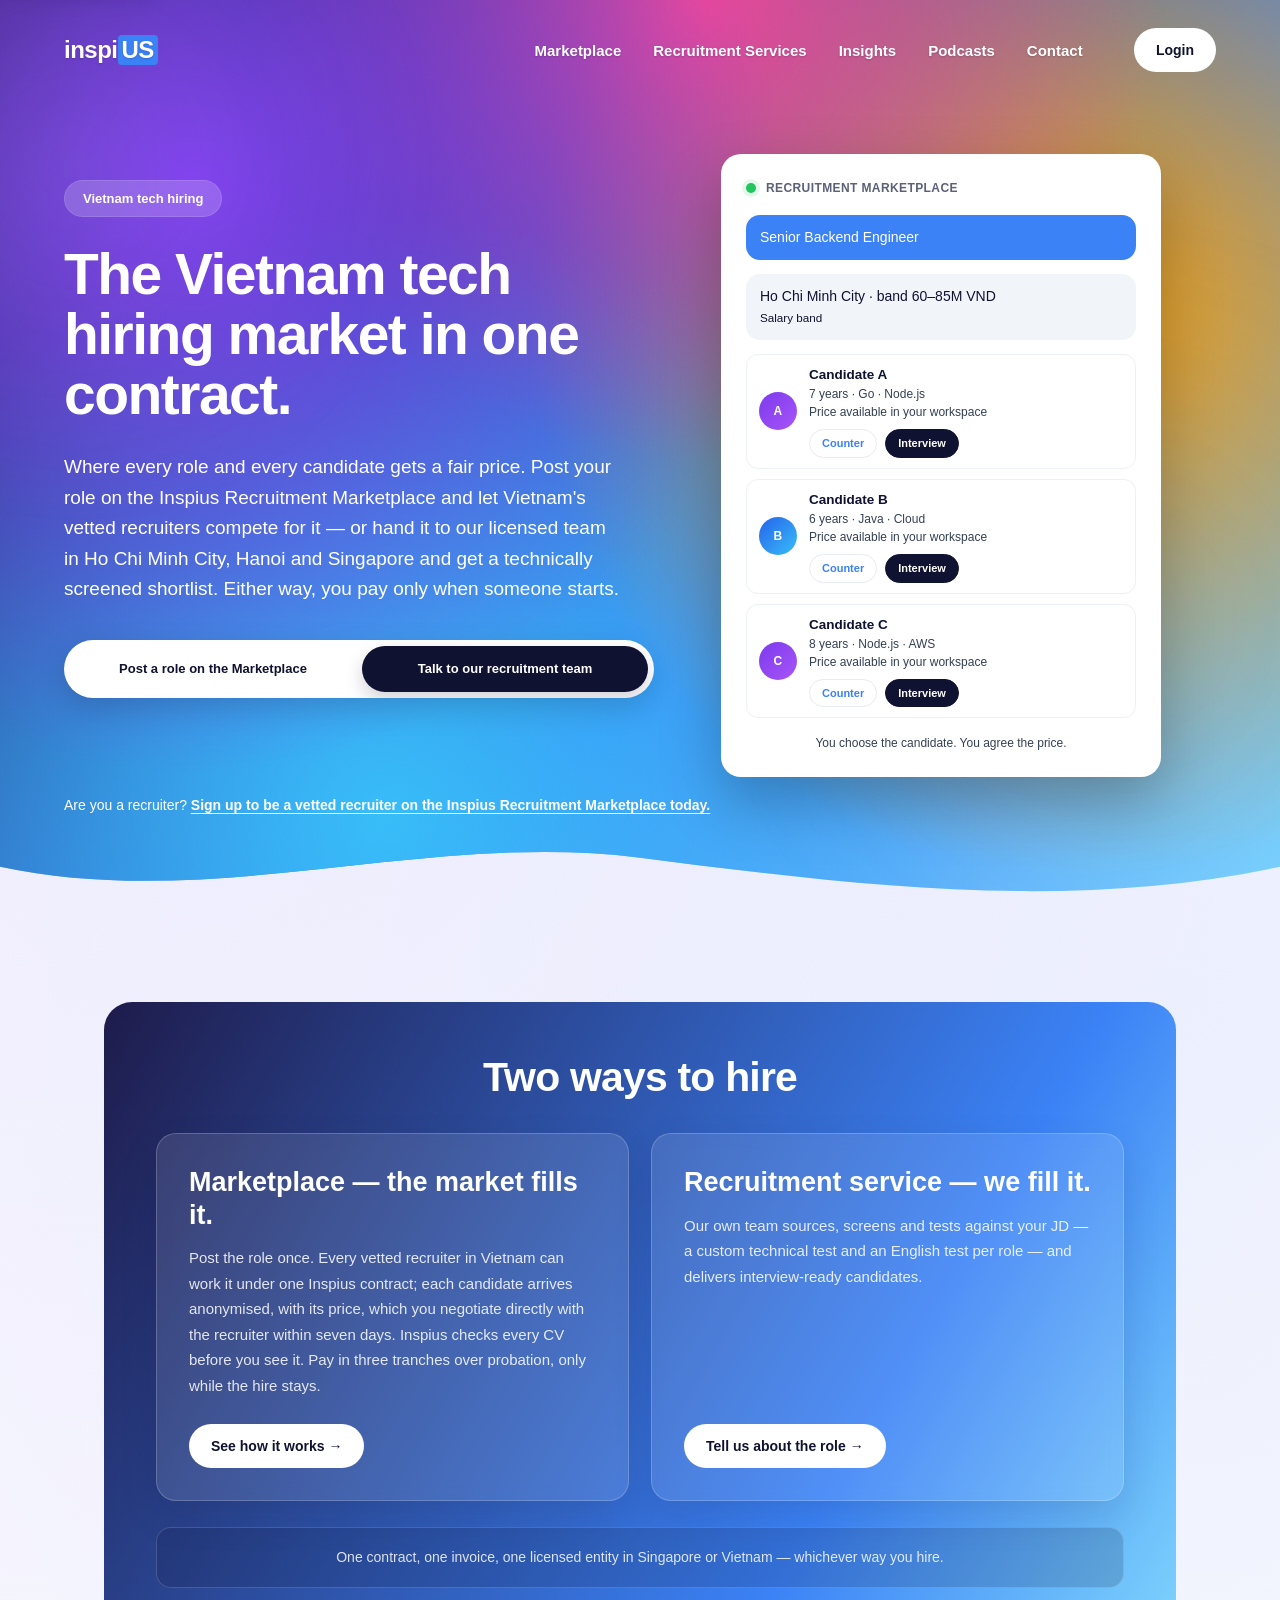
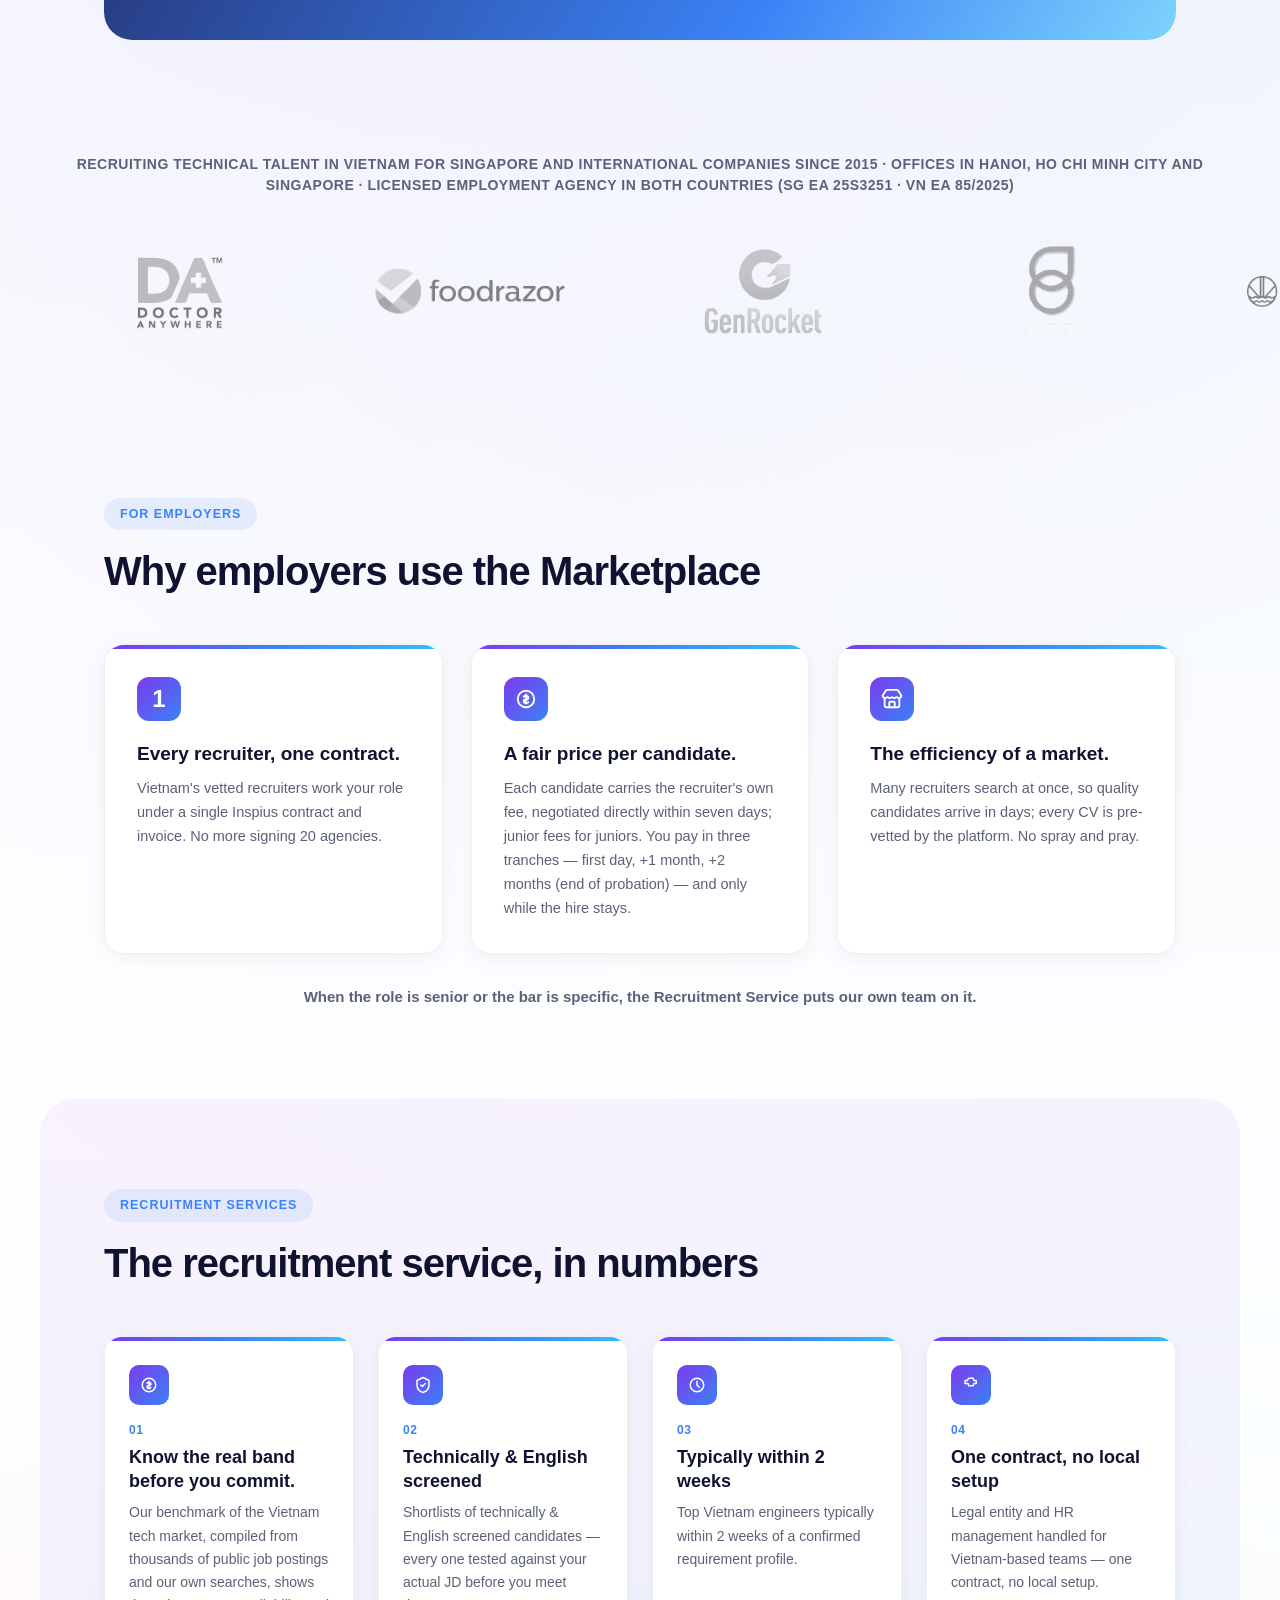
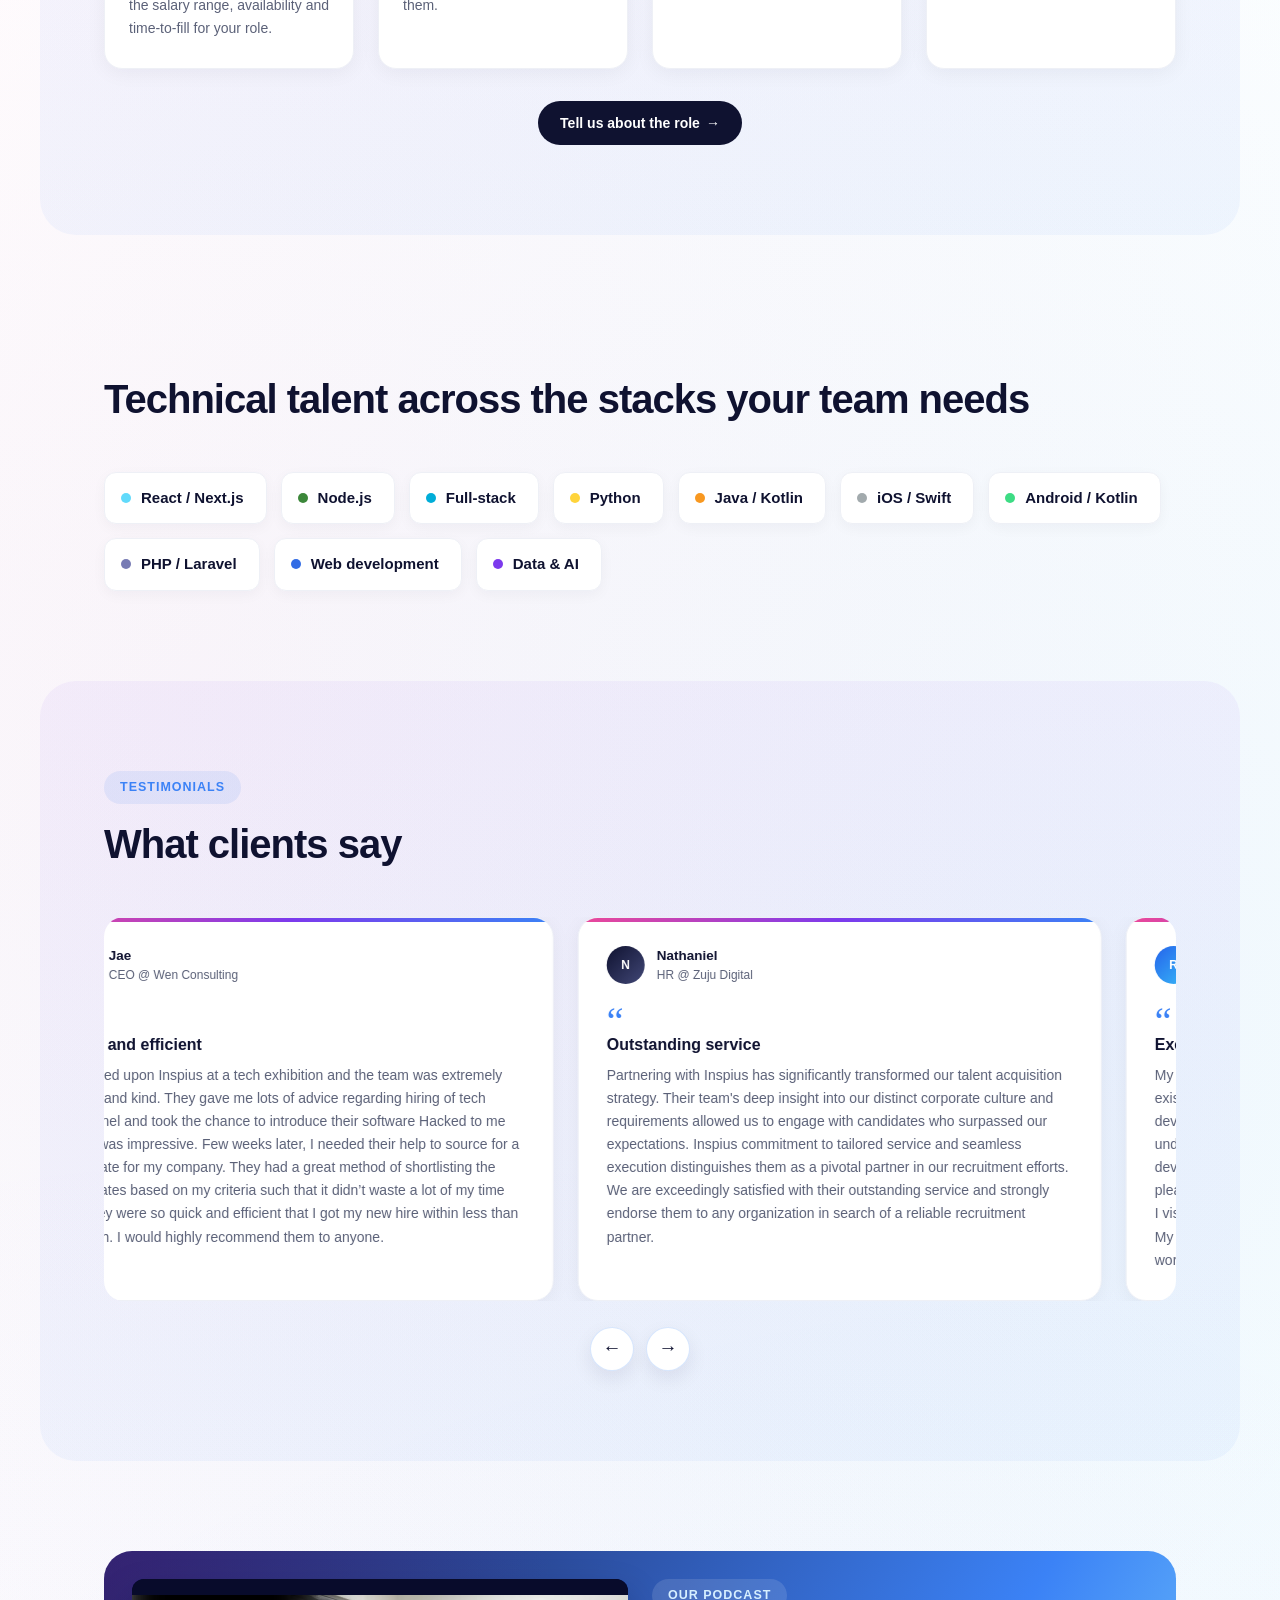
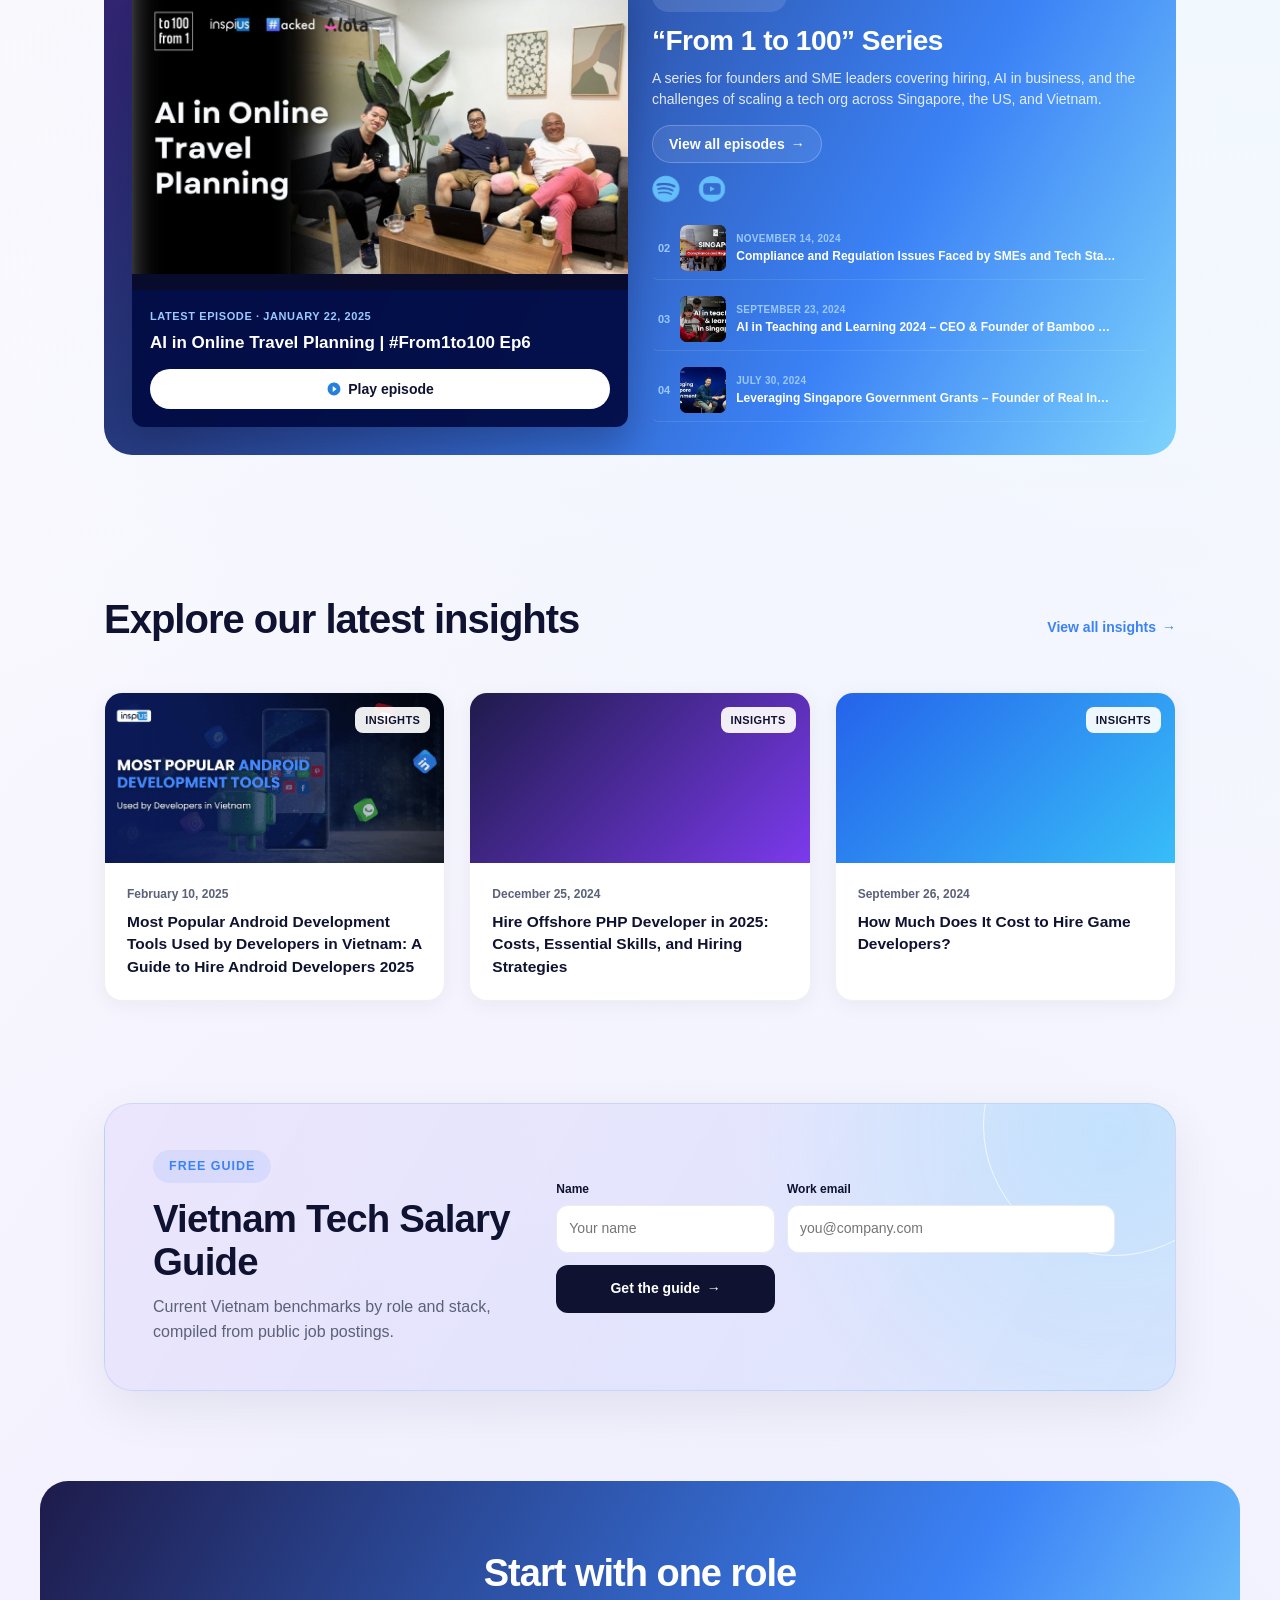
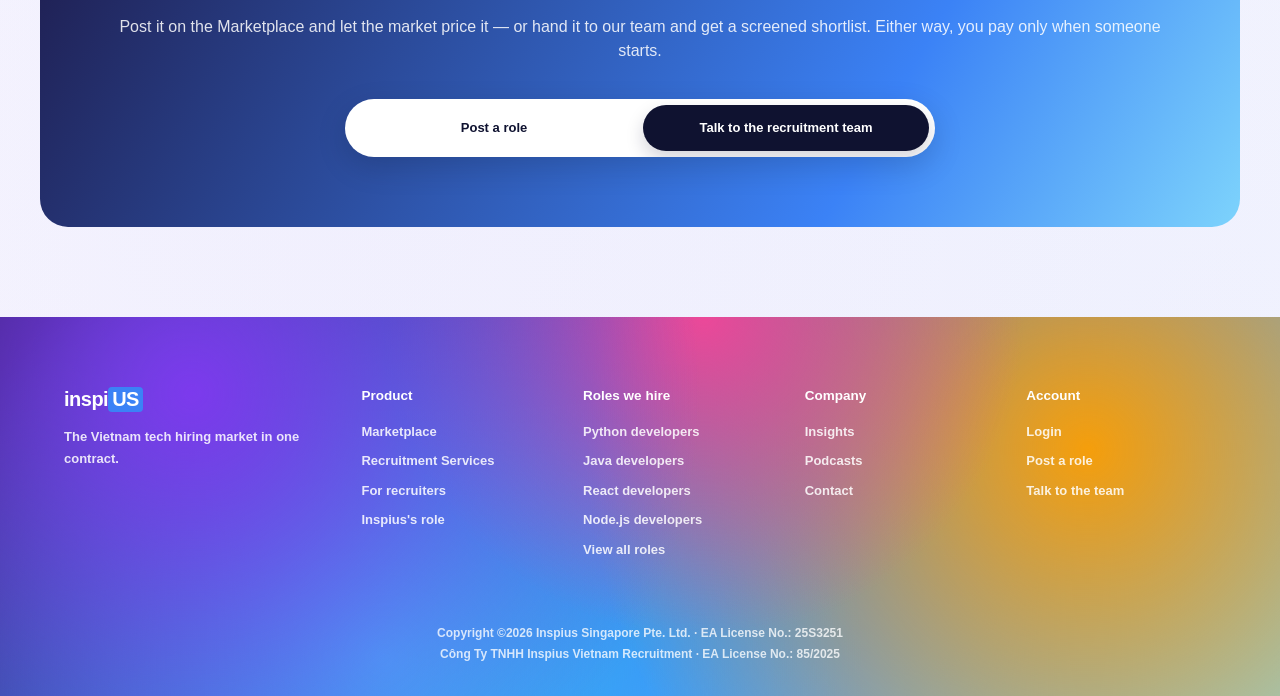
<file: index.html>
<!DOCTYPE html>

<html lang="en-US" prefix="og: https://ogp.me/ns#"><head><meta charset="utf-8"/><meta content="width=device-width,initial-scale=1" name="viewport"/><title>Inspius — The Vietnam tech hiring market in one contract</title><link href="assets/css/home-redesign.css" rel="stylesheet"/><link href="marketplace-content.css" rel="stylesheet"/></head><body class="home wp-singular page-template page-template-template-home-redesign page-template-template-home-redesign-php page page-id-1867 wp-theme-inspius inspius-redesign-page inspius-home-redesign-page" data-rsssl="1"><div class="ir-page" id="page"> <a class="ir-skip-link" href="#ir-main">Skip to content</a> <svg aria-hidden="true" class="ir-clip-definitions" focusable="false" height="0" width="0"> <defs> <clippath clippathunits="objectBoundingBox" id="irHeroWaveClip"> <path d="M0,0.95 C0.1667,1.00 0.3333,0.91 0.5,0.94 C0.6667,0.97 0.8333,1.00 1.0,0.95 L1.0,0 L0,0 Z"></path> </clippath> </defs> </svg><header class="ir-hero"><nav aria-label="Primary navigation" class="ir-navbar"> <a aria-label="Inspius home" class="ir-logo" href="index.html"> inspi<span>US</span> </a> <button aria-controls="ir-nav-menu" aria-expanded="false" class="ir-nav-toggle" type="button"> <span class="ir-screen-reader-text">Toggle navigation</span> <span aria-hidden="true"></span> <span aria-hidden="true"></span> <span aria-hidden="true"></span> </button><div class="ir-nav-menu" id="ir-nav-menu"><ul class="ir-nav-links"><li><a href="marketplace.html">Marketplace</a></li><li><a href="index.html#how-we-help">Recruitment Services</a></li><li><a href="https://inspius.com/insights/">Insights</a></li><li><a href="https://inspius.com/podcasts/">Podcasts</a></li><li><a href="https://inspius.com/inquiry/">Contact</a></li></ul><div class="ir-nav-actions"> <a class="ir-button ir-button-light" href="https://app.inspius.com">Login</a></div></div></nav><div class="ir-hero-inner"><div class="ir-hero-copy"><div class="ir-badge">Vietnam tech hiring</div><h1 class="ir-headline">The Vietnam tech hiring market <span>in one contract.</span></h1><p class="ir-subtext">Where every role and every candidate gets a fair price. Post your role on the Inspius Recruitment Marketplace and let Vietnam's vetted recruiters compete for it — or hand it to our licensed team in Ho Chi Minh City, Hanoi and Singapore and get a technically screened shortlist. Either way, you pay only when someone starts.</p><div class="ir-cta-form ir-dual-cta"> <a href="marketplace.html">Post a role on the Marketplace</a> <a href="https://inspius.com/inquiry/">Talk to our recruitment team</a></div></div><div aria-label="Illustrative anonymised candidate listing" class="ir-mock-wrap content-listing-wrap"><div class="ir-card ir-card-agent content-listing"><div class="ir-agent-top"><span class="ir-agent-dot"></span><span class="ir-agent-label">Recruitment Marketplace</span></div><div class="ir-agent-message ir-agent-message-you">Senior Backend Engineer</div><div class="ir-agent-message">Ho Chi Minh City · band 60–85M VND<br/><small>Salary band</small></div><div class="ir-candidate-row"><span class="ir-avatar ir-avatar-purple">A</span><div class="cv-row-content"><div class="ir-candidate-name">Candidate A</div><div class="ir-candidate-meta">7 years · Go · Node.js</div><div class="ir-candidate-meta">Price available in your workspace</div><div class="cv-row-actions"><a href="https://app.inspius.com">Counter</a><a href="https://app.inspius.com">Interview</a></div></div></div><div class="ir-candidate-row"><span class="ir-avatar ir-avatar-blue">B</span><div class="cv-row-content"><div class="ir-candidate-name">Candidate B</div><div class="ir-candidate-meta">6 years · Java · Cloud</div><div class="ir-candidate-meta">Price available in your workspace</div><div class="cv-row-actions"><a href="https://app.inspius.com">Counter</a><a href="https://app.inspius.com">Interview</a></div></div></div><div class="ir-candidate-row"><span class="ir-avatar ir-avatar-purple">C</span><div class="cv-row-content"><div class="ir-candidate-name">Candidate C</div><div class="ir-candidate-meta">8 years · Node.js · AWS</div><div class="ir-candidate-meta">Price available in your workspace</div><div class="cv-row-actions"><a href="https://app.inspius.com">Counter</a><a href="https://app.inspius.com">Interview</a></div></div></div><p class="listing-caption">You choose the candidate. You agree the price.</p></div></div><p class="recruiter-hero-note">Are you a recruiter? <a href="marketplace.html#recruiters">Sign up to be a vetted recruiter on the Inspius Recruitment Marketplace today.</a></p></div></header><main id="ir-main"><section aria-labelledby="two-paths-title" class="ir-section" id="two-paths"><div class="ir-podcast-wrap ir-two-path-wrap"><header class="ir-two-path-heading"><h2 id="two-paths-title">Two ways to hire</h2></header><article class="ir-two-path-card ir-two-path-product"><h3>Marketplace — the market fills it.</h3><p>Post the role once. Every vetted recruiter in Vietnam can work it under one Inspius contract; each candidate arrives anonymised, with its price, which you negotiate directly with the recruiter within seven days. Inspius checks every CV before you see it. Pay in three tranches over probation, only while the hire stays.</p><div class="ir-two-path-footer"> <a class="ir-button ir-button-light" href="marketplace.html">See how it works →</a></div></article><article class="ir-two-path-card ir-two-path-service"><h3>Recruitment service — we fill it.</h3><p>Our own team sources, screens and tests against your JD — a custom technical test and an English test per role — and delivers interview-ready candidates.</p><div class="ir-two-path-footer"> <a class="ir-button ir-button-light" href="https://inspius.com/inquiry/">Tell us about the role →</a></div></article><p class="ir-two-path-bridge">One contract, one invoice, one licensed entity in Singapore or Vietnam — whichever way you hire.</p></div></section><section aria-labelledby="trusted-by-title" class="ir-logo-strip"><h2 id="trusted-by-title">Recruiting technical talent in Vietnam for Singapore and international companies since 2015 · Offices in Hanoi, Ho Chi Minh City and Singapore · Licensed employment agency in both countries (SG EA 25S3251 · VN EA 85/2025)</h2><div aria-label="Selected clients" class="ir-logo-row"> <span class="ir-client-logo"> <img alt="Client logo 1" loading="eager" src="assets/client-1-removebg-preview.png"/> </span> <span class="ir-client-logo"> <img alt="Client logo 2" loading="eager" src="assets/client-2-removebg-preview.png"/> </span> <span class="ir-client-logo"> <img alt="Client logo 3" loading="eager" src="assets/client-3-removebg-preview.png"/> </span> <span class="ir-client-logo"> <img alt="Client logo 4" loading="eager" src="assets/client-4-removebg-preview.png"/> </span> <span class="ir-client-logo"> <img alt="Client logo 5" loading="eager" src="assets/client-5-removebg-preview.png"/> </span> <span class="ir-client-logo"> <img alt="Client logo 6" loading="eager" src="assets/client-6-removebg-preview.png"/> </span> <span class="ir-client-logo"> <img alt="Client logo 7" loading="eager" src="assets/client-7-removebg-preview.png"/> </span> <span class="ir-client-logo"> <img alt="Client logo 8" loading="eager" src="assets/client-8-removebg-preview.png"/> </span> <span aria-hidden="true" class="ir-client-logo"> <img alt="" loading="eager" src="assets/client-1-removebg-preview.png"/> </span> <span aria-hidden="true" class="ir-client-logo"> <img alt="" loading="eager" src="assets/client-2-removebg-preview.png"/> </span> <span aria-hidden="true" class="ir-client-logo"> <img alt="" loading="eager" src="assets/client-3-removebg-preview.png"/> </span> <span aria-hidden="true" class="ir-client-logo"> <img alt="" loading="eager" src="assets/client-4-removebg-preview.png"/> </span> <span aria-hidden="true" class="ir-client-logo"> <img alt="" loading="eager" src="assets/client-5-removebg-preview.png"/> </span> <span aria-hidden="true" class="ir-client-logo"> <img alt="" loading="eager" src="assets/client-6-removebg-preview.png"/> </span> <span aria-hidden="true" class="ir-client-logo"> <img alt="" loading="eager" src="assets/client-7-removebg-preview.png"/> </span> <span aria-hidden="true" class="ir-client-logo"> <img alt="" loading="eager" src="assets/client-8-removebg-preview.png"/> </span></div></section><section aria-labelledby="how-it-fits-title" class="ir-section"><div class="ir-section-tag">For employers</div><h2 class="ir-section-title" id="how-it-fits-title">Why employers use the Marketplace</h2><div class="ir-feature-grid"><article class="ir-feature-card"><div aria-hidden="true" class="ir-feature-icon contract-count">1</div><h3>Every recruiter, one contract.</h3><p>Vietnam's vetted recruiters work your role under a single Inspius contract and invoice. No more signing 20 agencies.</p></article><article class="ir-feature-card"><div aria-hidden="true" class="ir-feature-icon" data-original-icon="fee" title="fee"><svg fill="none" stroke="currentColor" stroke-linecap="round" stroke-linejoin="round" stroke-width="2" viewbox="0 0 24 24">
<circle cx="12" cy="12" r="9"></circle>
<path d="M12 7v10M9.5 9.5a2.5 2.5 0 0 1 2.5-1h.5a2 2 0 0 1 0 4h-1a2 2 0 0 0 0 4h.5a2.5 2.5 0 0 0 2.5-1"></path>
</svg></div><h3>A fair price per candidate.</h3><p>Each candidate carries the recruiter's own fee, negotiated directly within seven days; junior fees for juniors. You pay in three tranches — first day, +1 month, +2 months (end of probation) — and only while the hire stays.</p></article><article class="ir-feature-card"><div aria-hidden="true" class="ir-feature-icon" data-icon="marketplace" title="Marketplace"><svg fill="none" stroke="currentColor" stroke-linecap="round" stroke-linejoin="round" stroke-width="2" viewbox="0 0 24 24" xmlns="http://www.w3.org/2000/svg"><path d="M15 21v-5a1 1 0 0 0-1-1h-4a1 1 0 0 0-1 1v5"></path><path d="M17.774 10.31a1.12 1.12 0 0 0-1.549 0 2.5 2.5 0 0 1-3.451 0 1.12 1.12 0 0 0-1.548 0 2.5 2.5 0 0 1-3.452 0 1.12 1.12 0 0 0-1.549 0 2.5 2.5 0 0 1-3.77-3.248l2.889-4.184A2 2 0 0 1 7 2h10a2 2 0 0 1 1.653.873l2.895 4.192a2.5 2.5 0 0 1-3.774 3.244"></path><path d="M4 10.95V19a2 2 0 0 0 2 2h12a2 2 0 0 0 2-2v-8.05"></path></svg></div><h3>The efficiency of a market.</h3><p>Many recruiters search at once, so quality candidates arrive in days; every CV is pre-vetted by the platform. No spray and pray.</p></article></div><p class="ir-section-summary">When the role is senior or the bar is specific, the Recruitment Service puts our own team on it.</p></section><section aria-labelledby="how-we-help-title" class="ir-section ir-section-alt" id="how-we-help"><div class="ir-section-tag">Recruitment services</div><h2 class="ir-section-title" id="how-we-help-title">The recruitment service, in numbers</h2><div class="ir-process-grid"><article class="ir-process-card"><div aria-hidden="true" class="ir-process-icon"> <svg fill="none" stroke="currentColor" stroke-linecap="round" stroke-linejoin="round" stroke-width="2" viewbox="0 0 24 24"> <circle cx="12" cy="12" r="9"></circle> <path d="M12 7v10M9.5 9.5a2.5 2.5 0 0 1 2.5-1h.5a2 2 0 0 1 0 4h-1a2 2 0 0 0 0 4h.5a2.5 2.5 0 0 0 2.5-1"></path> </svg></div><div class="ir-process-number">01</div><h3>Know the real band before you commit.</h3><p>Our benchmark of the Vietnam tech market, compiled from thousands of public job postings and our own searches, shows the salary range, availability and time-to-fill for your role.</p></article><article class="ir-process-card"><div aria-hidden="true" class="ir-process-icon"> <svg fill="none" stroke="currentColor" stroke-linecap="round" stroke-linejoin="round" stroke-width="2" viewbox="0 0 24 24"> <path d="M12 2 4 6v6c0 5 3.5 8.7 8 10 4.5-1.3 8-5 8-10V6l-8-4z"></path> <path d="m9 12 2 2 4-4"></path> </svg></div><div class="ir-process-number">02</div><h3>Technically &amp; English screened</h3><p>Shortlists of technically &amp; English screened candidates — every one tested against your actual JD before you meet them.</p></article><article class="ir-process-card"><div aria-hidden="true" class="ir-process-icon"> <svg fill="none" stroke="currentColor" stroke-linecap="round" stroke-linejoin="round" stroke-width="2" viewbox="0 0 24 24"> <circle cx="12" cy="12" r="9"></circle> <path d="M12 7v5l3 3"></path> </svg></div><div class="ir-process-number">03</div><h3>Typically within 2 weeks</h3><p>Top Vietnam engineers typically within 2 weeks of a confirmed requirement profile.</p></article><article class="ir-process-card"><div aria-hidden="true" class="ir-process-icon"> <svg fill="none" stroke="currentColor" stroke-linecap="round" stroke-linejoin="round" stroke-width="2" viewbox="0 0 24 24"> <path d="M9 3h6l1 3h3v4h-3l-1 3h-6l-1-3H4V6h3l2-3z"></path> </svg></div><div class="ir-process-number">04</div><h3>One contract, no local setup</h3><p>Legal entity and HR management handled for Vietnam-based teams — one contract, no local setup.</p></article></div><div class="ir-section-action"> <a class="ir-button ir-button-dark" href="https://inspius.com/inquiry/">Tell us about the role <span aria-hidden="true">→</span></a></div></section><section aria-labelledby="tech-stacks-title" class="ir-section" id="tech-stacks"><div class="ir-section-tag">Roles we hire</div><h2 class="ir-section-title" id="tech-stacks-title">Technical talent across the stacks your team needs</h2><div class="ir-stack-pills"> <span><i style="--pill-color:#61dafb"></i><a href="https://inspius.com/hire-reactjs-developer/">React / Next.js</a></span> <span><i style="--pill-color:#3c873a"></i><a href="https://inspius.com/hire-nodejs-developers/">Node.js</a></span> <span><i style="--pill-color:#00add8"></i><a href="https://inspius.com/hire-full-stack-developer/">Full-stack</a></span> <span><i style="--pill-color:#ffd43b"></i><a href="https://inspius.com/hire-python-developer/">Python</a></span> <span><i style="--pill-color:#f89820"></i><a href="https://inspius.com/hire-java-developer/">Java / Kotlin</a></span> <span><i style="--pill-color:#a2aaad"></i><a href="https://inspius.com/hire-ios-developers/">iOS / Swift</a></span> <span><i style="--pill-color:#3ddc84"></i><a href="https://inspius.com/hire-android-developers/">Android / Kotlin</a></span> <span><i style="--pill-color:#777bb4"></i><a href="https://inspius.com/hire-php-developer/">PHP / Laravel</a></span> <span><i style="--pill-color:#326ce5"></i><a href="https://inspius.com/hire-web-developers/">Web development</a></span> <span><i style="--pill-color:#7c3aed"></i><a href="https://inspius.com/hire-ai-developers/">Data &amp; AI</a></span></div></section><section aria-labelledby="testimonials-title" class="ir-section ir-section-alt"><div class="ir-section-tag">Testimonials</div><h2 class="ir-section-title" id="testimonials-title">What clients say</h2><div class="ir-testimonial-slider" data-testimonial-slider=""><div class="ir-testimonial-viewport"><div class="ir-testimonial-grid ir-testimonial-track"><article class="ir-testimonial-card"><div class="ir-testimonial-top"> <span aria-hidden="true" class="ir-avatar ir-avatar-purple">J</span><div><div class="ir-person">Jae</div><div class="ir-role">CEO @ Wen Consulting</div></div></div><div aria-hidden="true" class="ir-quote">“</div><h3>Quick and efficient</h3><p>I chanced upon Inspius at a tech exhibition and the team was extremely helpful and kind. They gave me lots of advice regarding hiring of tech personnel and took the chance to introduce their software Hacked to me which was impressive. Few weeks later, I needed their help to source for a candidate for my company. They had a great method of shortlisting the candidates based on my criteria such that it didn’t waste a lot of my time and they were so quick and efficient that I got my new hire within less than a month. I would highly recommend them to anyone.</p></article><article class="ir-testimonial-card"><div class="ir-testimonial-top"> <span aria-hidden="true" class="ir-avatar ir-avatar-navy">N</span><div><div class="ir-person">Nathaniel</div><div class="ir-role">HR @ Zuju Digital</div></div></div><div aria-hidden="true" class="ir-quote">“</div><h3>Outstanding service</h3><p>Partnering with Inspius has significantly transformed our talent acquisition strategy. Their team's deep insight into our distinct corporate culture and requirements allowed us to engage with candidates who surpassed our expectations. Inspius commitment to tailored service and seamless execution distinguishes them as a pivotal partner in our recruitment efforts. We are exceedingly satisfied with their outstanding service and strongly endorse them to any organization in search of a reliable recruitment partner.</p></article><article class="ir-testimonial-card"><div class="ir-testimonial-top"> <span aria-hidden="true" class="ir-avatar ir-avatar-blue">R</span><div><div class="ir-person">Rahul</div><div class="ir-role">Founder @ Kraken</div></div></div><div aria-hidden="true" class="ir-quote">“</div><h3>Exceptional</h3><p>My experience with Inspius has been very good. We wanted to move our existing digital platform’s development to Vietnam and also continue further development there. Our requirements were quite specific and Inspius understood the requirements quite easily. They then shortlisted the developers required basis various specifics and we have been very pleased with our developers since then. They were extremely helpful when I visited Vietnam, providing me office space to work with my team there. My overall experience has been exceptional and I highly recommend working with them. I will definitely continue.</p></article><article class="ir-testimonial-card"><div class="ir-testimonial-top"> <span aria-hidden="true" class="ir-avatar ir-avatar-navy">A</span><div><div class="ir-person">Alan</div><div class="ir-role">Founder @ Junnus</div></div></div><div aria-hidden="true" class="ir-quote">“</div><h3>Showcased remarkable quality &amp; relevance</h3><p>Inspius exceeded our expectations as we ventured into remote recruitment for the first time. The software and data talents screened by Inspius showcased remarkable quality and relevance. The team’s responsiveness and assistance were commendable throughout the process. Moreover, their pricing proved to be both reasonable and competitive, outshining over 10 agencies from Vietnam and neighboring regions during the search process.</p></article></div></div><div class="ir-testimonial-controls"> <button aria-label="Previous testimonial" class="ir-testimonial-arrow ir-testimonial-prev" type="button">←</button> <!-- <span class="ir-testimonial-status" aria-live="polite"></span> --> <button aria-label="Next testimonial" class="ir-testimonial-arrow ir-testimonial-next" type="button">→</button></div></div></section><section aria-labelledby="podcasts-title" class="ir-section" id="podcasts"><div class="ir-podcast-wrap"><article class="ir-podcast-featured"> <a aria-label="Listen to the latest podcast episode" class="ir-podcast-featured-image ir-podcast-episode-image" href="https://inspius.com/podcasts/ai-in-online-travel-planning-from1to100-ep7/"> <img alt="AI in Online Travel Planning | #From1to100 Ep6" loading="eager" src="assets/Podcast-thumbnail-4-1024x576.png"/> </a><div class="ir-podcast-featured-body"><div class="ir-podcast-featured-meta">Latest episode · January 22, 2025</div><h3>AI in Online Travel Planning | #From1to100 Ep6</h3> <a class="ir-button ir-button-light" href="https://inspius.com/podcasts/ai-in-online-travel-planning-from1to100-ep7/"><img alt="" aria-hidden="true" loading="eager" src="assets/play.svg"/> Play episode</a></div></article><div class="ir-podcast-copy"><div class="ir-section-tag">Our podcast</div><h2 id="podcasts-title">“From 1 to 100” Series</h2><p>A series for founders and SME leaders covering hiring, AI in business, and the challenges of scaling a tech org across Singapore, the US, and Vietnam.</p> <a class="ir-button ir-button-light" href="https://inspius.com/podcasts/">View all episodes <span aria-hidden="true">→</span></a><div aria-label="Podcast platforms" class="ir-podcast-links"> <a aria-label="Listen on Spotify" href="https://open.spotify.com/episode/7bgTYMWqda66PByvFReAnG%3Fsi%3DtXC3cX_9QHm74cApKa0rmQ" rel="noopener noreferrer" target="_blank"><img alt="Spotify" loading="eager" src="assets/spotify.svg"/></a> <a aria-label="Watch on YouTube" href="https://www.youtube.com/watch?v=wcj4MSMvpwo" rel="noopener noreferrer" target="_blank"><img alt="YouTube" loading="eager" src="assets/youtube.svg"/></a></div><div aria-label="Ten more latest podcast episodes" class="ir-podcast-latest-list"> <a class="ir-podcast-latest-row" href="https://inspius.com/podcasts/compliance-and-regulation-issues-faced-by-smes-and-tech-start-ups-in-singapore-from1to100-ep5/"> <span aria-hidden="true" class="ir-podcast-latest-index">02</span> <span class="ir-podcast-latest-thumb"><img alt="" loading="eager" src="assets/Podcast-thumbnail-3-150x150.jpg"/></span> <span class="ir-podcast-latest-info"> <small>November 14, 2024</small> <strong>Compliance and Regulation Issues Faced by SMEs and Tech Start-ups in Singapore | #From1to100 Ep6</strong> </span> <span aria-hidden="true" class="ir-podcast-latest-play">▶</span> </a> <a class="ir-podcast-latest-row" href="https://inspius.com/podcasts/ai-in-teaching-and-learning-2024-ceo-founder-of-bamboo-system-technology-from1to100-ep5/"> <span aria-hidden="true" class="ir-podcast-latest-index">03</span> <span class="ir-podcast-latest-thumb"><img alt="" loading="eager" src="assets/Podcast-thumbnail-2-150x150.jpg"/></span> <span class="ir-podcast-latest-info"> <small>September 23, 2024</small> <strong>AI in Teaching and Learning 2024 – CEO &amp; Founder of Bamboo System Technology | #From1to100 Ep5</strong> </span> <span aria-hidden="true" class="ir-podcast-latest-play">▶</span> </a> <a class="ir-podcast-latest-row" href="https://inspius.com/podcasts/leveraging-singapore-government-grants-founder-of-real-inbound-consulting-from1to100-ep4/"> <span aria-hidden="true" class="ir-podcast-latest-index">04</span> <span class="ir-podcast-latest-thumb"><img alt="" loading="eager" src="assets/Podcast-thumbnail-6-150x150.jpg"/></span> <span class="ir-podcast-latest-info"> <small>July 30, 2024</small> <strong>Leveraging Singapore Government Grants – Founder of Real Inbound Consulting | #From1to100 Ep4</strong> </span> <span aria-hidden="true" class="ir-podcast-latest-play">▶</span> </a> <a class="ir-podcast-latest-row" href="https://inspius.com/podcasts/commercialising-ai-ceo-founder-of-quickdesk-engages-ai-from1to100-ep3/"> <span aria-hidden="true" class="ir-podcast-latest-index">05</span> <span class="ir-podcast-latest-thumb"><img alt="" loading="eager" src="assets/Podcast-thumbnail-5-150x150.jpg"/></span> <span class="ir-podcast-latest-info"> <small>July 5, 2024</small> <strong>Commercialising AI – CEO &amp; Founder of QuickDesk &amp; Engages.ai | #From1to100 Ep3</strong> </span> <span aria-hidden="true" class="ir-podcast-latest-play">▶</span> </a> <a class="ir-podcast-latest-row" href="https://inspius.com/podcasts/hiring-tech-talents-in-vietnam-what-do-you-need-to-know-talentsalls-ceo-from1to100-ep2/"> <span aria-hidden="true" class="ir-podcast-latest-index">06</span> <span class="ir-podcast-latest-thumb"><img alt="" loading="eager" src="assets/4-150x150.jpg"/></span> <span class="ir-podcast-latest-info"> <small>July 5, 2024</small> <strong>Hiring tech talents in Vietnam: What do you need to know? – TalentsAll’s CEO | #From1to100 Ep2</strong> </span> <span aria-hidden="true" class="ir-podcast-latest-play">▶</span> </a> <a class="ir-podcast-latest-row" href="https://inspius.com/podcasts/getting-your-workforce-ai-ready-befinityais-co-founder-from1to100-ep1/"> <span aria-hidden="true" class="ir-podcast-latest-index">07</span> <span class="ir-podcast-latest-thumb"><img alt="" loading="eager" src="assets/3-150x150.jpg"/></span> <span class="ir-podcast-latest-info"> <small>July 5, 2024</small> <strong>Getting your workforce AI-ready – BefinityAI’s Co-Founder | #From1to100 Ep1</strong> </span> <span aria-hidden="true" class="ir-podcast-latest-play">▶</span> </a> <a class="ir-podcast-latest-row" href="https://inspius.com/podcasts/the-state-of-ai-in-singapore-brandrev-ai-ceo-founder-techinfocus-podcast-02-inspius/"> <span aria-hidden="true" class="ir-podcast-latest-index">08</span> <span class="ir-podcast-latest-thumb"><img alt="" loading="eager" src="assets/2-150x150.jpg"/></span> <span class="ir-podcast-latest-info"> <small>July 5, 2024</small> <strong>The State of AI in Singapore – Brandrev.ai CEO &amp; Founder | #TechInFocus Podcast 02 | Inspius</strong> </span> <span aria-hidden="true" class="ir-podcast-latest-play">▶</span> </a> <a class="ir-podcast-latest-row" href="https://inspius.com/podcasts/is-remote-working-here-to-stay-kickoff-by-zuju-cto-techinfocus-podcast-01-inspius/"> <span aria-hidden="true" class="ir-podcast-latest-index">09</span> <span class="ir-podcast-latest-thumb"><img alt="" loading="eager" src="assets/Podcast-thumbnail-1-150x150.jpg"/></span> <span class="ir-podcast-latest-info"> <small>July 5, 2024</small> <strong>Is remote working here to stay? – Kickoff by Zuju CTO | #TechInFocus Podcast 01 | Inspius</strong> </span> <span aria-hidden="true" class="ir-podcast-latest-play">▶</span> </a></div></div></div></section><section aria-labelledby="insights-title" class="ir-section" id="insights"><div class="ir-section-heading-row"><div><div class="ir-section-tag">Insights</div><h2 class="ir-section-title" id="insights-title">Explore our latest insights</h2></div> <a class="ir-text-link" href="https://inspius.com/insights/">View all insights <span aria-hidden="true">→</span></a></div><div class="ir-insight-grid"> <a class="ir-insight-card" href="https://inspius.com/insights/hire-android-developers-vietnam-top-tools/"><div class="ir-insight-thumb ir-insight-thumb-0"> <span class="ir-insight-tag">Insights</span> <img alt="Android Development Tools" class="attachment-medium_large size-medium_large wp-post-image" decoding="async" height="311" loading="eager" sizes="auto, (max-width: 640px) 100vw, 640px" src="assets/Copy-of-Article-banner-Mobile-Developer-9-768x373.png" width="640"/></div><div class="ir-insight-body"> <time datetime="2025-02-10T09:32:51+00:00">February 10, 2025</time><h3>Most Popular Android Development Tools Used by Developers in Vietnam: A Guide to Hire Android Developers 2025</h3></div> </a> <a class="ir-insight-card" href="https://inspius.com/insights/hire-offshore-php-developer-in-2025/"><div class="ir-insight-thumb ir-insight-thumb-1"> <span class="ir-insight-tag">Insights</span> <img alt="Hire Offshore PHP Developers" class="attachment-medium_large size-medium_large wp-post-image" decoding="async" height="311" loading="eager" sizes="auto, (max-width: 640px) 100vw, 640px" src="assets/Copy-of-Article-banner-Mobile-Developer-6-768x373.png" width="640"/></div><div class="ir-insight-body"> <time datetime="2024-12-25T08:09:58+00:00">December 25, 2024</time><h3>Hire Offshore PHP Developer in 2025: Costs, Essential Skills, and Hiring Strategies</h3></div> </a> <a class="ir-insight-card" href="https://inspius.com/insights/hire-game-developers-cost/"><div class="ir-insight-thumb ir-insight-thumb-2"> <span class="ir-insight-tag">Insights</span> <img alt="How Much Does It Cost to Hire a Game Developer" class="attachment-medium_large size-medium_large wp-post-image" decoding="async" height="311" loading="eager" sizes="auto, (max-width: 640px) 100vw, 640px" src="assets/Copy-of-Article-banner-Mobile-Developer-4-768x373.png" width="640"/></div><div class="ir-insight-body"> <time datetime="2024-09-26T08:03:10+00:00">September 26, 2024</time><h3>How Much Does It Cost to Hire Game Developers?</h3></div> </a></div></section><section aria-labelledby="salary-guide-title" class="ir-section ir-salary-guide" id="salary-guide"><div class="ir-salary-guide-card"><div class="ir-salary-guide-copy"><div class="ir-section-tag">Free guide</div><h2 id="salary-guide-title">Vietnam Tech Salary Guide</h2><p>Current Vietnam benchmarks by role and stack, compiled from public job postings.</p></div><form action="#" class="ir-resource-form ir-salary-guide-form validate" id="mc-embedded-subscribe-form" method="get" name="mc-embedded-subscribe-form"> <label class="ir-salary-guide-field" for="ir-salary-guide-name"> <span>Name</span> <input autocomplete="name" id="ir-salary-guide-name" name="FNAME" placeholder="Your name" required="" type="text"/> </label> <label class="ir-salary-guide-field" for="ir-salary-guide-email"> <span>Work email</span> <input autocomplete="email" id="ir-salary-guide-email" inputmode="email" name="EMAIL" placeholder="you@company.com" required="" type="email"/> </label><div aria-hidden="true" class="ir-form-honeypot"> <input name="b_f7c4dc0e2ce29518a1dc1e965_9e338cb766" tabindex="-1" type="text" value=""/></div><div aria-live="polite" class="clear" id="mce-responses"><div class="response" id="mce-error-response" style="display:none"></div><div class="response" id="mce-success-response" style="display:none"></div></div> <button id="mc-embedded-subscribe" name="subscribe" type="submit">Get the guide <span aria-hidden="true">→</span></button></form></div></section><section aria-labelledby="final-cta-title" class="ir-final-cta"><h2 id="final-cta-title">Start with one role</h2><p>Post it on the Marketplace and let the market price it — or hand it to our team and get a screened shortlist. Either way, you pay only when someone starts.</p><div class="ir-cta-form ir-dual-cta"> <a href="marketplace.html">Post a role</a> <a href="https://inspius.com/inquiry/">Talk to the recruitment team</a></div></section></main><footer class="ir-footer"><div class="ir-footer-grid"><div class="ir-footer-brand"> <a class="ir-logo" href="index.html">inspi<span>US</span></a><p>The Vietnam tech hiring market in one contract.</p></div><div class="ir-footer-column"><h2>Product</h2><a href="marketplace.html">Marketplace</a><a href="index.html#how-we-help">Recruitment Services</a><a href="marketplace.html#recruiters">For recruiters</a><a href="marketplace.html#trust">Inspius's role</a></div><div class="ir-footer-column"><h2>Roles we hire</h2> <a href="https://inspius.com/hire-python-developer/">Python developers</a> <a href="https://inspius.com/hire-java-developer/">Java developers</a> <a href="https://inspius.com/hire-reactjs-developer/">React developers</a> <a href="https://inspius.com/hire-nodejs-developers/">Node.js developers</a> <a href="#tech-stacks">View all roles</a></div><div class="ir-footer-column"><h2>Company</h2> <a href="https://inspius.com/insights/">Insights</a> <a href="https://inspius.com/podcasts/">Podcasts</a> <a href="https://inspius.com/inquiry/">Contact</a></div><div class="ir-footer-column"><h2>Account</h2> <a href="https://app.inspius.com">Login</a> <a href="marketplace.html">Post a role</a> <a href="https://inspius.com/inquiry/">Talk to the team</a></div></div><div class="ir-footer-bottom"> Copyright ©2026 Inspius Singapore Pte. Ltd. · EA License No.: 25S3251<br/> Công Ty TNHH Inspius Vietnam Recruitment · EA License No.: 85/2025</div></footer></div> <script src="assets/js/home-redesign-motion.js"></script><script src="preview-forms.js"></script></body></html>
</file>
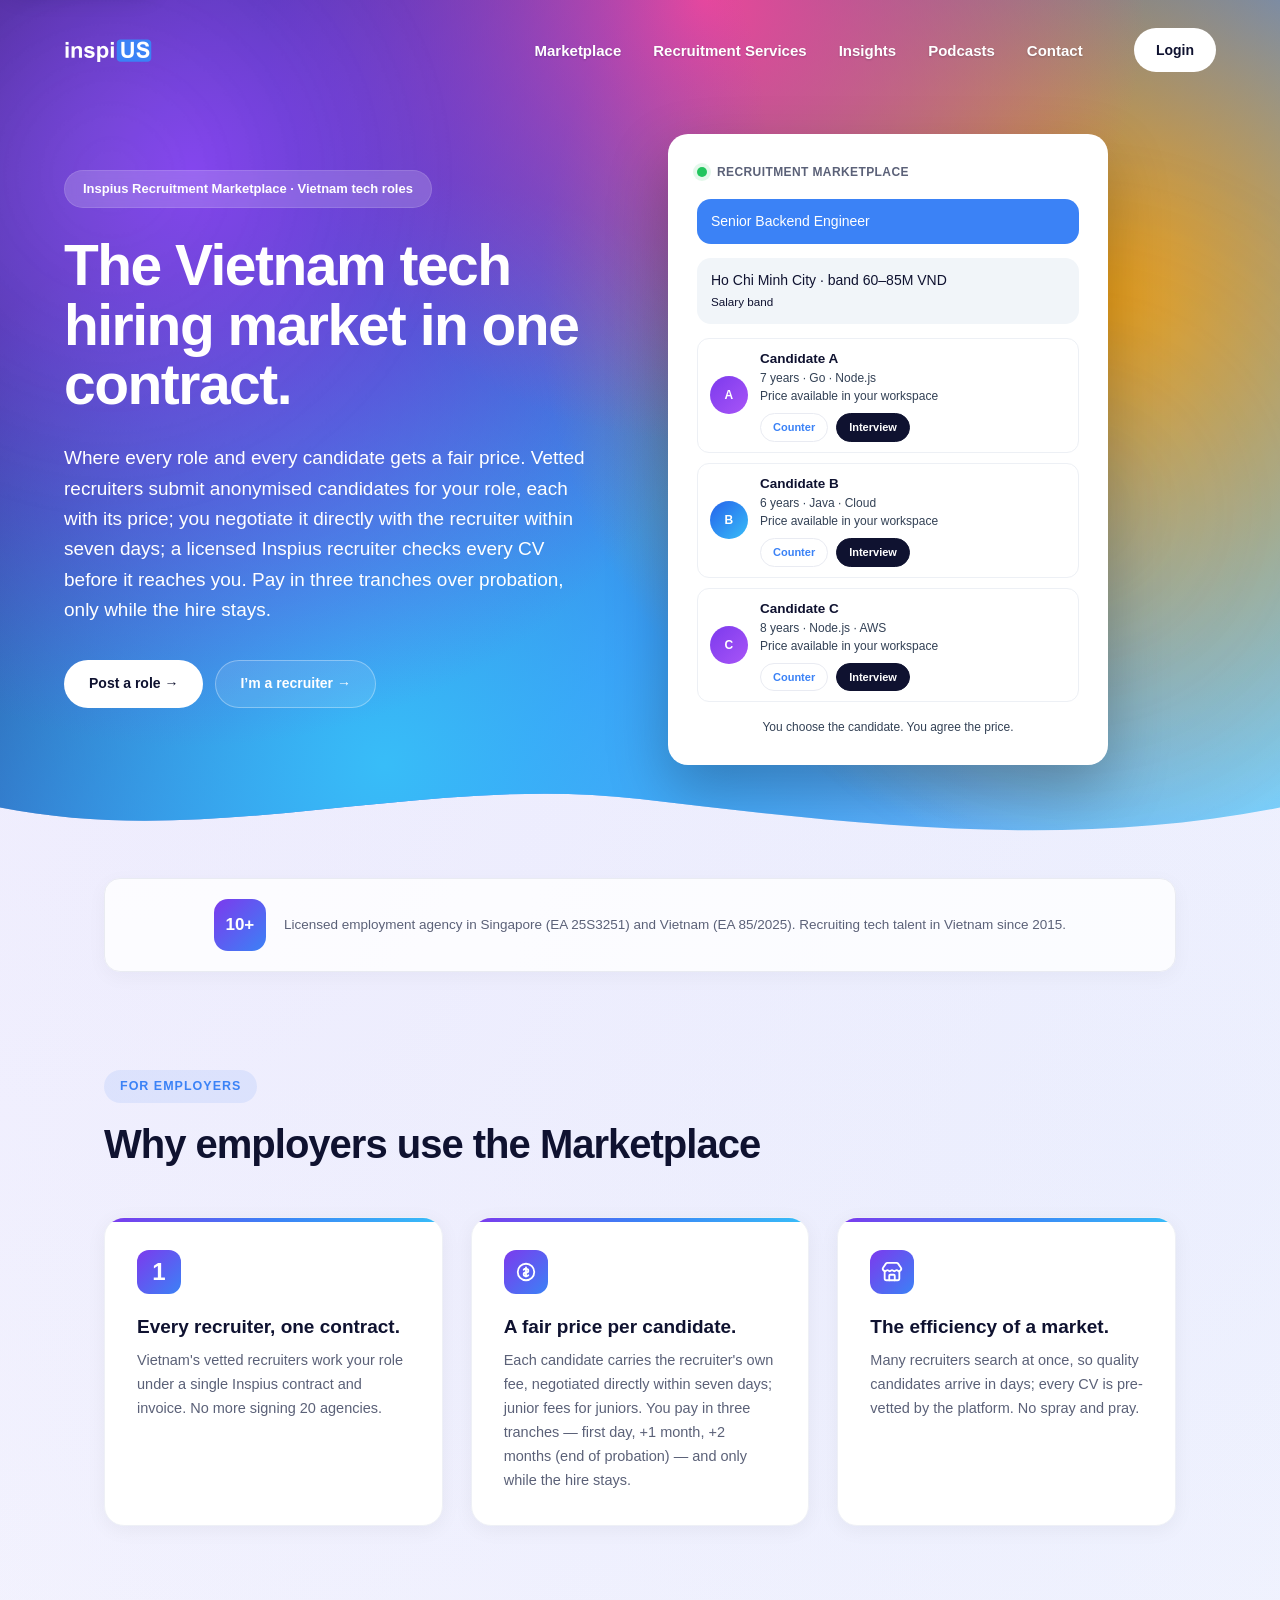
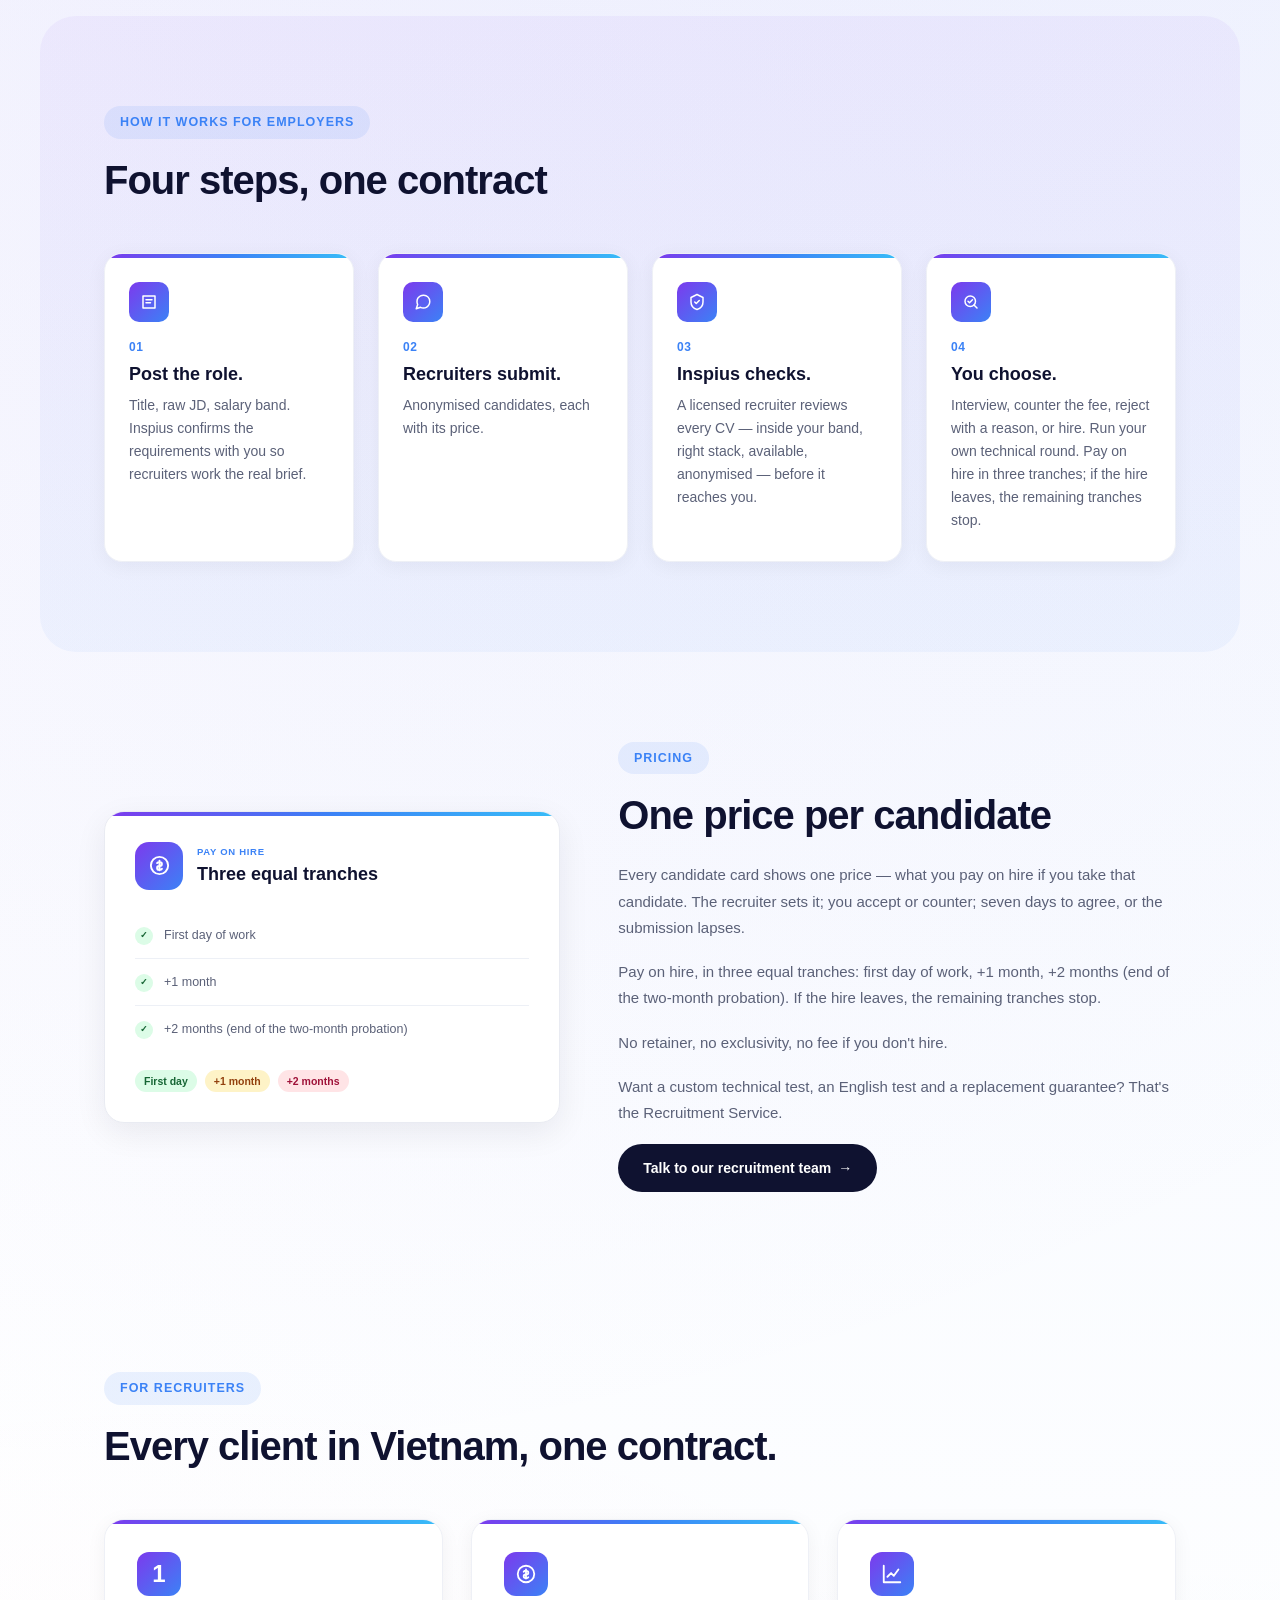
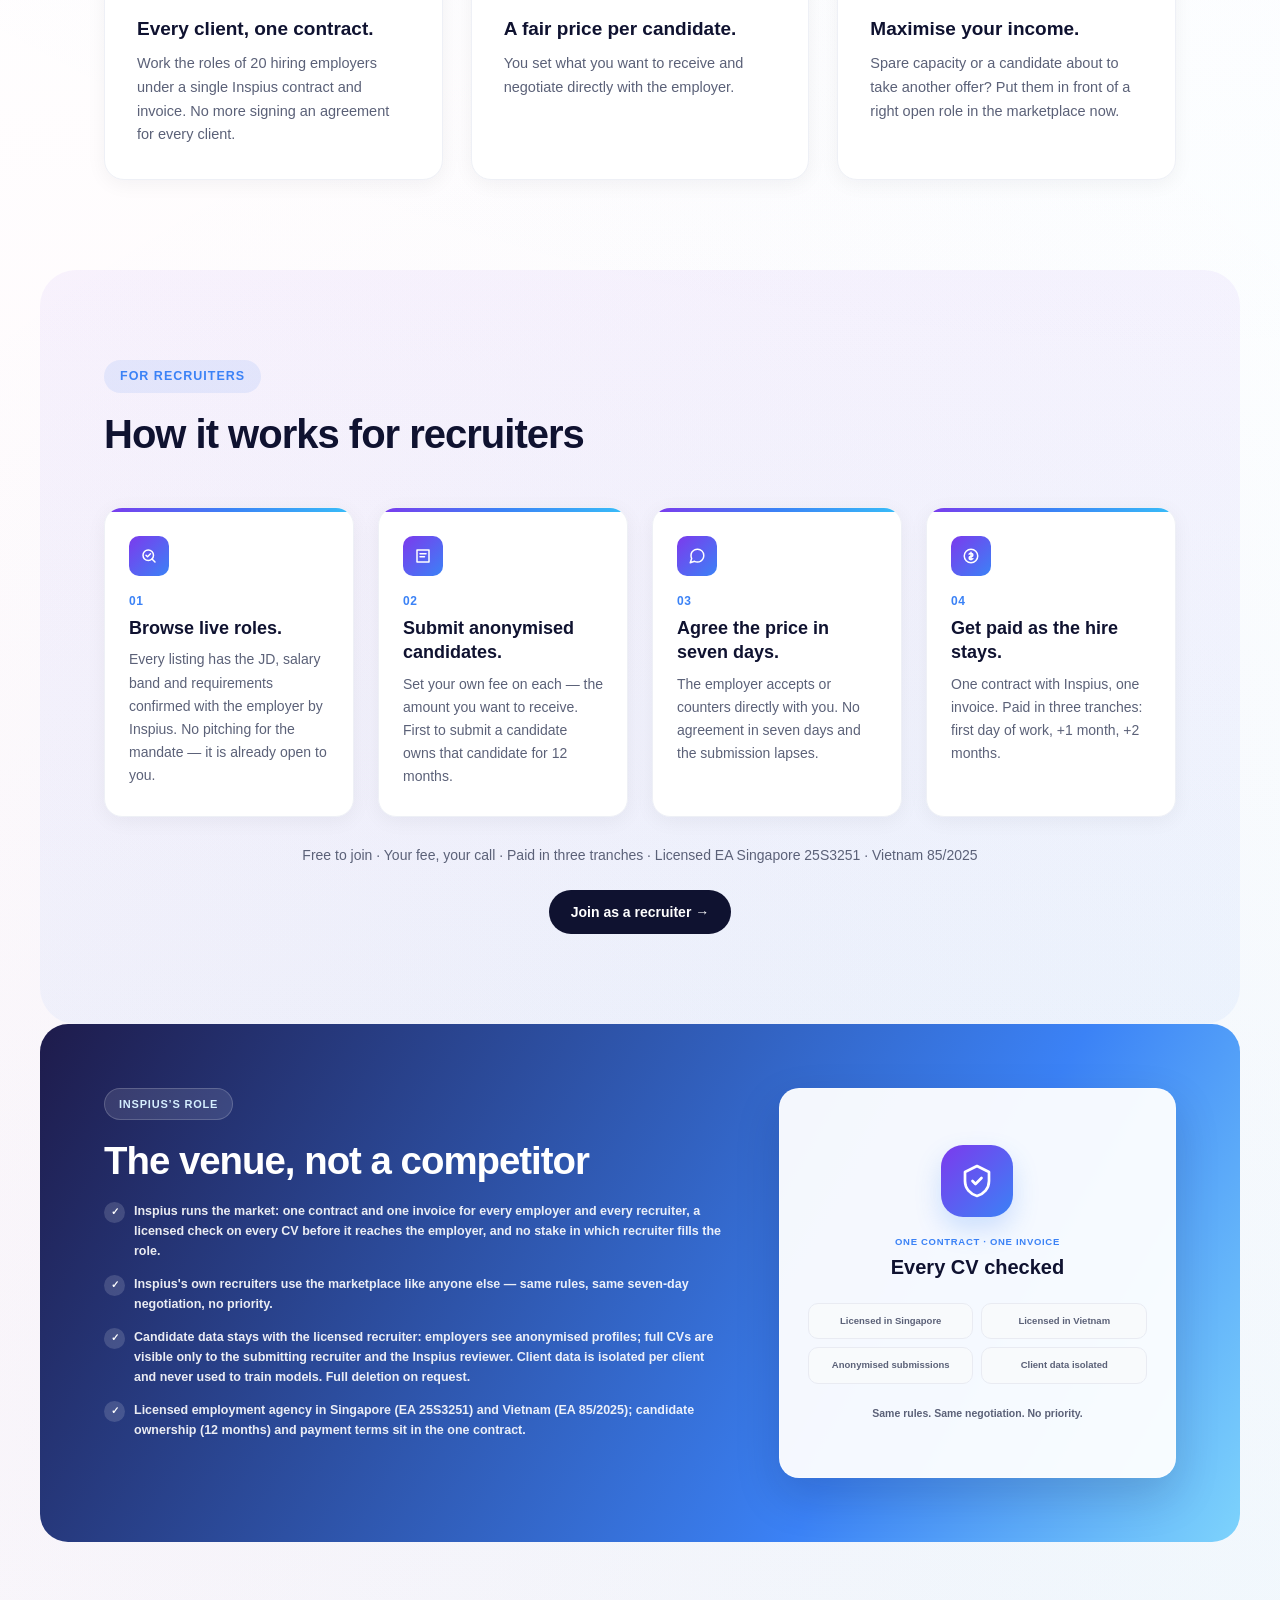
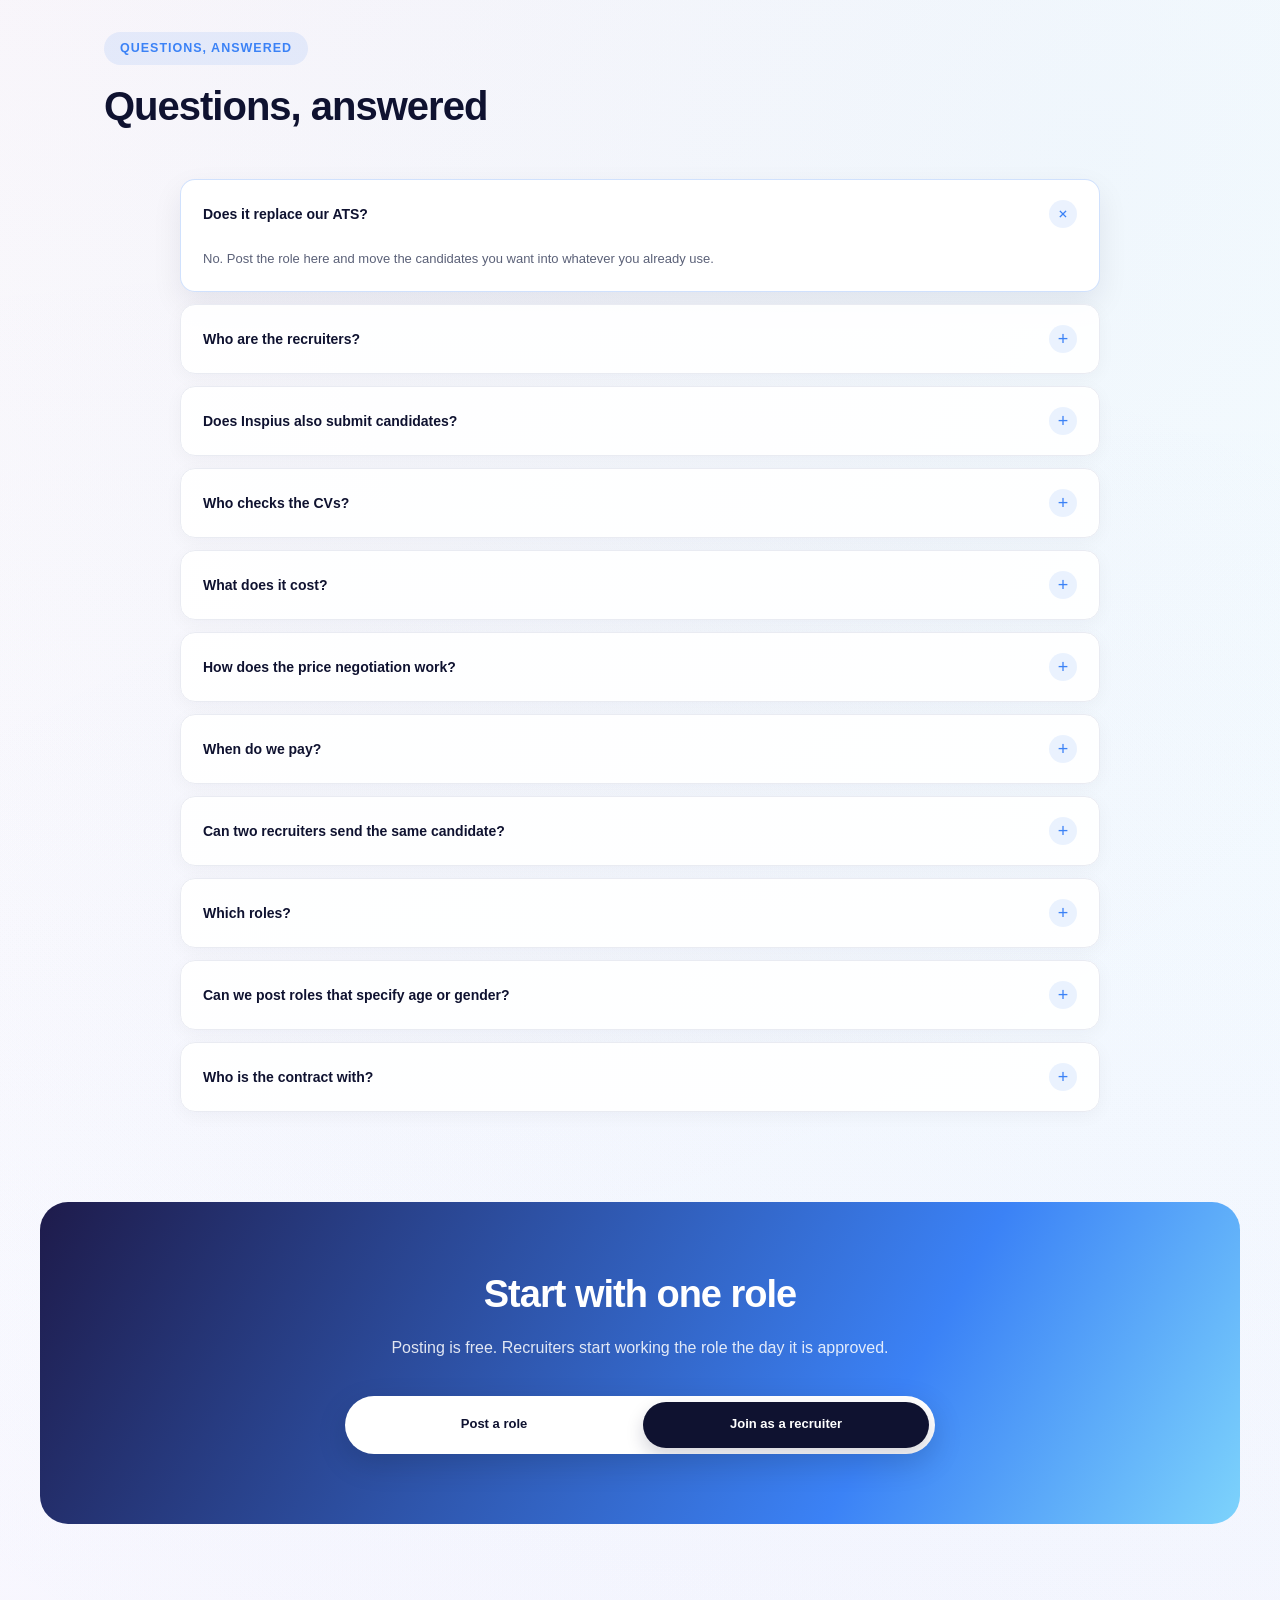
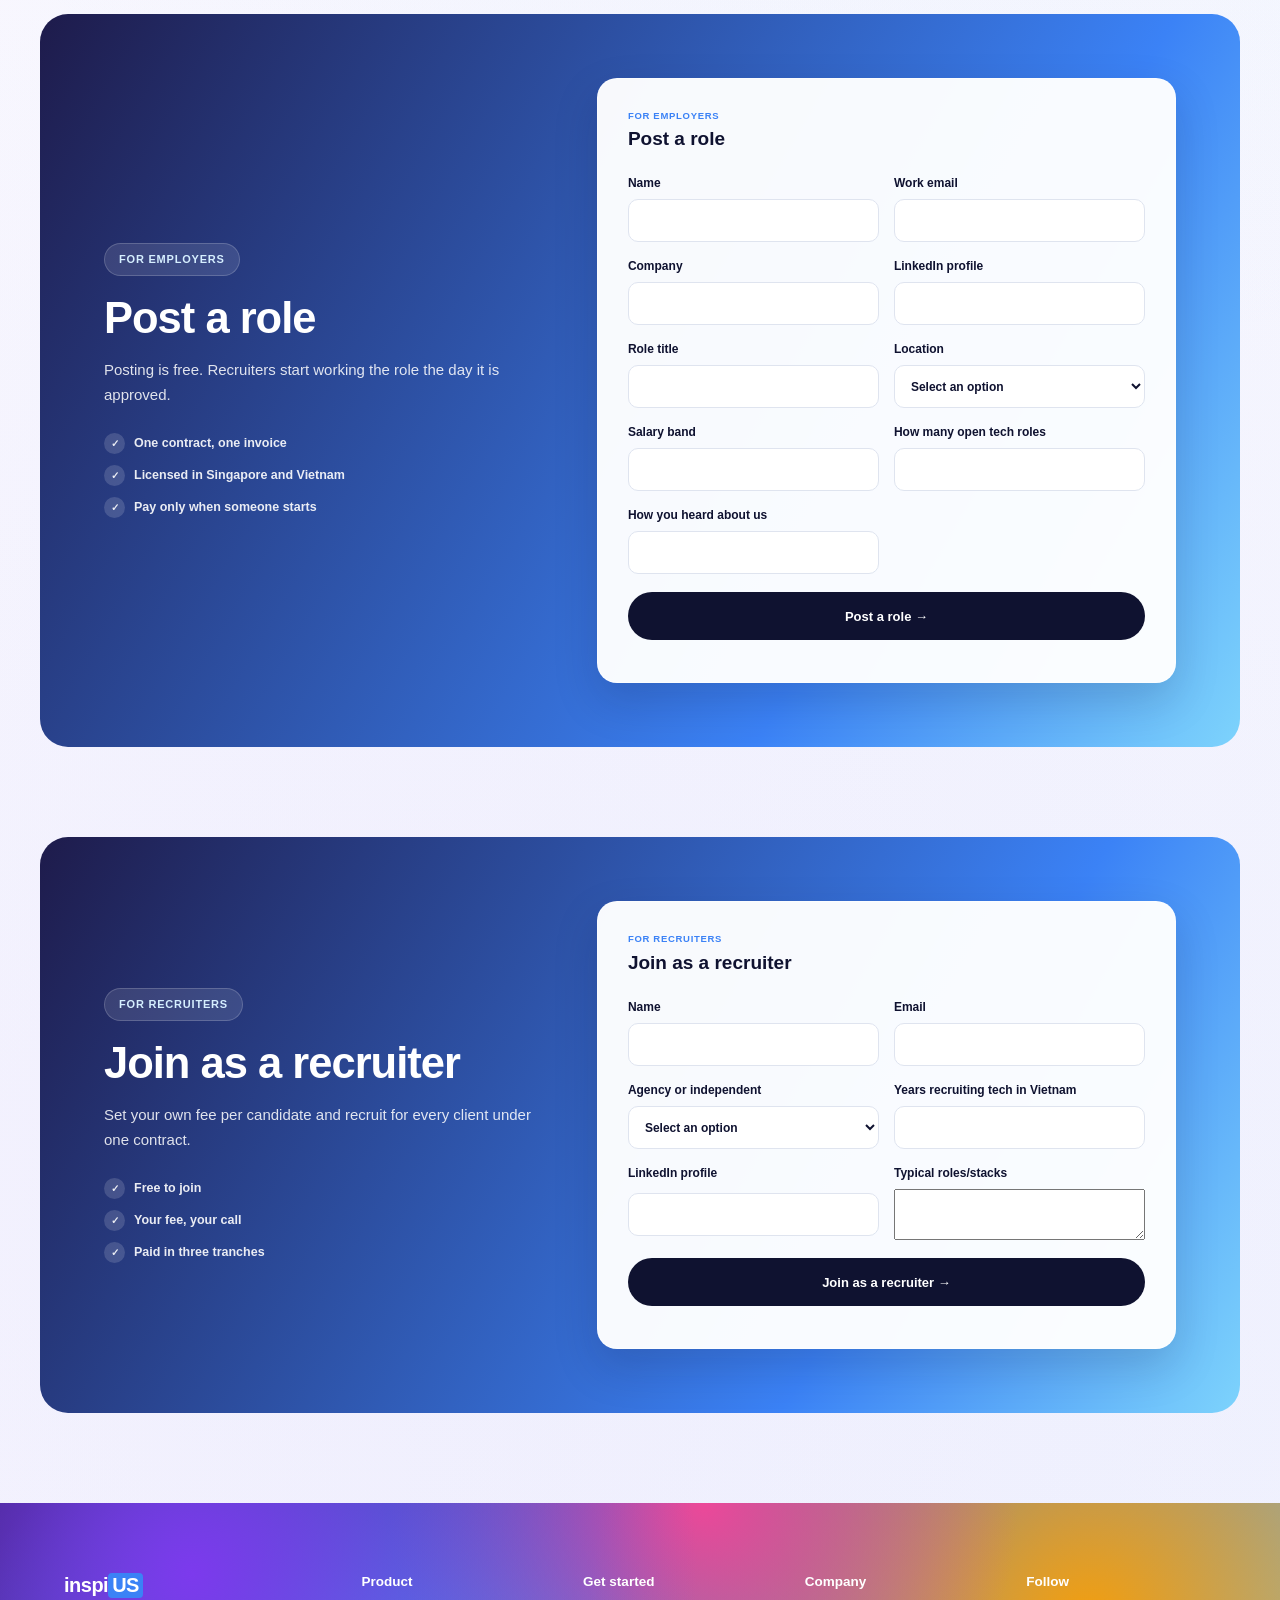
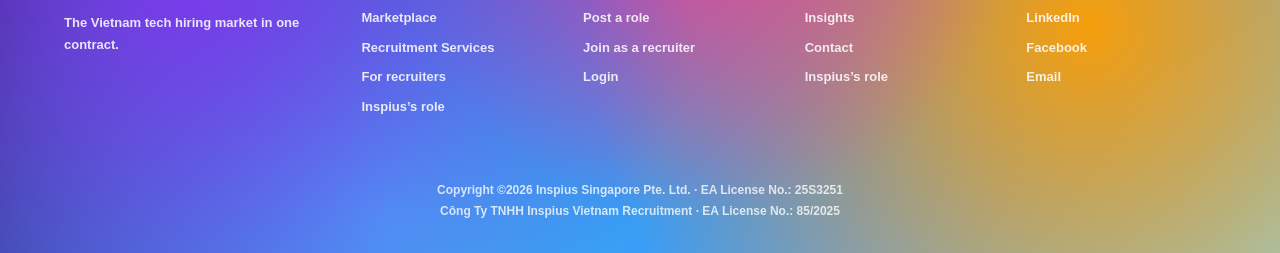
<file: marketplace.html>
<!DOCTYPE html>

<html lang="en-US" prefix="og: https://ogp.me/ns#"><head><meta charset="utf-8"/><meta content="width=device-width,initial-scale=1" name="viewport"/><title>Inspius Recruitment Marketplace — post a Vietnam tech role, vetted recruiters compete, a fair price per candidate</title><link href="assets/css/home-redesign.css" rel="stylesheet"/><link href="assets/css/ai-recruiter-agent.css" rel="stylesheet"/><link href="marketplace-content.css" rel="stylesheet"/></head><body class="wp-singular page-template page-template-template-ai-recruiter-agent page-template-template-ai-recruiter-agent-php page page-id-1865 wp-theme-inspius inspius-redesign-page ai-recruiter-page" data-rsssl="1"><div class="ir-page air-page" id="page"> <a class="ir-skip-link" href="#air-main">Skip to content</a> <svg aria-hidden="true" class="ir-clip-definitions" focusable="false" height="0" width="0"> <defs> <clippath clippathunits="objectBoundingBox" id="irHeroWaveClip"> <path d="M0,0.95 C0.1667,1.00 0.3333,0.91 0.5,0.94 C0.6667,0.97 0.8333,1.00 1.0,0.95 L1.0,0 L0,0 Z"></path> </clippath> </defs> </svg><header class="ir-hero air-hero"><nav aria-label="Primary navigation" class="ir-navbar"> <a aria-label="Inspius home" class="ir-logo" href="index.html"><img alt="Inspius" class="air-header-logo" src="assets/images/air-header-logo.png"/></a> <button aria-controls="ir-nav-menu" aria-expanded="false" class="ir-nav-toggle" type="button"> <span class="ir-screen-reader-text">Toggle navigation</span> <span aria-hidden="true"></span> <span aria-hidden="true"></span> <span aria-hidden="true"></span> </button><div class="ir-nav-menu" id="ir-nav-menu"><ul class="ir-nav-links"><li><a href="marketplace.html">Marketplace</a></li><li><a href="index.html#how-we-help">Recruitment Services</a></li><li><a href="https://inspius.com/insights/">Insights</a></li><li><a href="https://inspius.com/podcasts/">Podcasts</a></li><li><a href="https://inspius.com/inquiry/">Contact</a></li></ul><div class="ir-nav-actions"> <a class="ir-button ir-button-light" href="https://app.inspius.com">Login</a></div></div></nav><div class="ir-hero-inner air-hero-inner"><div class="ir-hero-copy air-hero-copy"><div class="ir-badge">Inspius Recruitment Marketplace · Vietnam tech roles</div><h1 class="ir-headline air-headline">The Vietnam tech hiring market <span>in one contract.</span></h1><p class="ir-subtext">Where every role and every candidate gets a fair price. Vetted recruiters submit anonymised candidates for your role, each with its price; you negotiate it directly with the recruiter within seven days; a licensed Inspius recruiter checks every CV before it reaches you. Pay in three tranches over probation, only while the hire stays.</p><div class="air-hero-actions"><a class="air-button air-button-light" href="#employer-form">Post a role →</a><a class="air-button air-button-ghost" href="#recruiters">I’m a recruiter →</a></div></div><div aria-label="Illustrative anonymised candidate listing" class="air-hero-visual content-market-listing"><div class="ir-card ir-card-agent content-listing air-report-card"><div class="ir-agent-top"><span class="ir-agent-dot"></span><span class="ir-agent-label">Recruitment Marketplace</span></div><div class="ir-agent-message ir-agent-message-you">Senior Backend Engineer</div><div class="ir-agent-message">Ho Chi Minh City · band 60–85M VND<br/><small>Salary band</small></div><div class="ir-candidate-row"><span class="ir-avatar ir-avatar-purple">A</span><div class="cv-row-content"><div class="ir-candidate-name">Candidate A</div><div class="ir-candidate-meta">7 years · Go · Node.js</div><div class="ir-candidate-meta">Price available in your workspace</div><div class="cv-row-actions"><a href="https://app.inspius.com">Counter</a><a href="https://app.inspius.com">Interview</a></div></div></div><div class="ir-candidate-row"><span class="ir-avatar ir-avatar-blue">B</span><div class="cv-row-content"><div class="ir-candidate-name">Candidate B</div><div class="ir-candidate-meta">6 years · Java · Cloud</div><div class="ir-candidate-meta">Price available in your workspace</div><div class="cv-row-actions"><a href="https://app.inspius.com">Counter</a><a href="https://app.inspius.com">Interview</a></div></div></div><div class="ir-candidate-row"><span class="ir-avatar ir-avatar-purple">C</span><div class="cv-row-content"><div class="ir-candidate-name">Candidate C</div><div class="ir-candidate-meta">8 years · Node.js · AWS</div><div class="ir-candidate-meta">Price available in your workspace</div><div class="cv-row-actions"><a href="https://app.inspius.com">Counter</a><a href="https://app.inspius.com">Interview</a></div></div></div><p class="listing-caption">You choose the candidate. You agree the price.</p></div></div></div></header><main id="air-main"><section aria-label="Inspius experience" class="air-credibility"> <span aria-hidden="true" class="air-credibility-mark">10+</span><p>Licensed employment agency in Singapore (EA 25S3251) and Vietnam (EA 85/2025). Recruiting tech talent in Vietnam since 2015.</p></section><section aria-labelledby="air-problem-title" class="ir-section" id="employers"><div class="ir-section-tag">For employers</div><h2 class="ir-section-title" id="air-problem-title">Why employers use the Marketplace</h2><div class="ir-feature-grid"><article class="ir-feature-card"><div aria-hidden="true" class="ir-feature-icon contract-count">1</div><h3>Every recruiter, one contract.</h3><p>Vietnam's vetted recruiters work your role under a single Inspius contract and invoice. No more signing 20 agencies.</p></article><article class="ir-feature-card"><div aria-hidden="true" class="ir-feature-icon" data-original-icon="fee" title="fee"><svg fill="none" stroke="currentColor" stroke-linecap="round" stroke-linejoin="round" stroke-width="2" viewbox="0 0 24 24">
<circle cx="12" cy="12" r="9"></circle>
<path d="M12 7v10M9.5 9.5a2.5 2.5 0 0 1 2.5-1h.5a2 2 0 0 1 0 4h-1a2 2 0 0 0 0 4h.5a2.5 2.5 0 0 0 2.5-1"></path>
</svg></div><h3>A fair price per candidate.</h3><p>Each candidate carries the recruiter's own fee, negotiated directly within seven days; junior fees for juniors. You pay in three tranches — first day, +1 month, +2 months (end of probation) — and only while the hire stays.</p></article><article class="ir-feature-card"><div aria-hidden="true" class="ir-feature-icon" data-icon="marketplace" title="Marketplace"><svg fill="none" stroke="currentColor" stroke-linecap="round" stroke-linejoin="round" stroke-width="2" viewbox="0 0 24 24" xmlns="http://www.w3.org/2000/svg"><path d="M15 21v-5a1 1 0 0 0-1-1h-4a1 1 0 0 0-1 1v5"></path><path d="M17.774 10.31a1.12 1.12 0 0 0-1.549 0 2.5 2.5 0 0 1-3.451 0 1.12 1.12 0 0 0-1.548 0 2.5 2.5 0 0 1-3.452 0 1.12 1.12 0 0 0-1.549 0 2.5 2.5 0 0 1-3.77-3.248l2.889-4.184A2 2 0 0 1 7 2h10a2 2 0 0 1 1.653.873l2.895 4.192a2.5 2.5 0 0 1-3.774 3.244"></path><path d="M4 10.95V19a2 2 0 0 0 2 2h12a2 2 0 0 0 2-2v-8.05"></path></svg></div><h3>The efficiency of a market.</h3><p>Many recruiters search at once, so quality candidates arrive in days; every CV is pre-vetted by the platform. No spray and pray.</p></article></div></section><section aria-labelledby="workflow-title" class="ir-section ir-section-alt" id="workflow"><div class="ir-section-tag">How it works for employers</div><h2 class="ir-section-title" id="workflow-title">Four steps, one contract</h2><div class="ir-process-grid air-three-step-grid marketplace-four-step-grid"><article class="ir-process-card"><div aria-hidden="true" class="ir-process-icon" data-original-icon="document" title="document"><svg fill="none" stroke="currentColor" stroke-linecap="round" stroke-linejoin="round" stroke-width="2" viewbox="0 0 24 24"><path d="M4 4h16v16H4z"></path><path d="M8 9h8M8 13h6"></path></svg></div><div class="ir-process-number">01</div><h3>Post the role.</h3><p>Title, raw JD, salary band. Inspius confirms the requirements with you so recruiters work the real brief.</p></article><article class="ir-process-card"><div aria-hidden="true" class="ir-process-icon" data-original-icon="conversation" title="conversation"><svg fill="none" stroke="currentColor" stroke-linecap="round" stroke-linejoin="round" stroke-width="2" viewbox="0 0 24 24">
<path d="M21 11.5a8.38 8.38 0 0 1-.9 3.8 8.5 8.5 0 0 1-7.6 4.7 8.38 8.38 0 0 1-3.8-.9L3 21l1.9-5.7a8.38 8.38 0 0 1-.9-3.8 8.5 8.5 0 0 1 4.7-7.6 8.38 8.38 0 0 1 3.8-.9h.5a8.48 8.48 0 0 1 8 8v.5z"></path>
</svg></div><div class="ir-process-number">02</div><h3>Recruiters submit.</h3><p>Anonymised candidates, each with its price.</p></article><article class="ir-process-card"><div aria-hidden="true" class="ir-process-icon" data-original-icon="verified" title="verified"><svg fill="none" stroke="currentColor" stroke-linecap="round" stroke-linejoin="round" stroke-width="2" viewbox="0 0 24 24">
<path d="M12 2 4 6v6c0 5 3.5 8.7 8 10 4.5-1.3 8-5 8-10V6l-8-4z"></path>
<path d="m9 12 2 2 4-4"></path>
</svg></div><div class="ir-process-number">03</div><h3>Inspius checks.</h3><p>A licensed recruiter reviews every CV — inside your band, right stack, available, anonymised — before it reaches you.</p></article><article class="ir-process-card"><div aria-hidden="true" class="ir-process-icon" data-original-icon="review" title="review"><svg fill="none" stroke="currentColor" stroke-linecap="round" stroke-linejoin="round" stroke-width="2" viewbox="0 0 24 24"><circle cx="11" cy="11" r="7"></circle><path d="m20 20-4-4"></path><path d="m8 11 2 2 4-4"></path></svg></div><div class="ir-process-number">04</div><h3>You choose.</h3><p>Interview, counter the fee, reject with a reason, or hire. Run your own technical round. Pay on hire in three tranches; if the hire leaves, the remaining tranches stop.</p></article></div></section><section aria-labelledby="pricing-title" class="ir-section air-module-section" id="pricing"><div class="air-module-layout air-module-layout-reverse"><div class="air-module-copy"><div class="ir-section-tag">Pricing</div><h2 class="ir-section-title" id="pricing-title">One price per candidate</h2><p>Every candidate card shows one price — what you pay on hire if you take that candidate. The recruiter sets it; you accept or counter; seven days to agree, or the submission lapses.</p><p>Pay on hire, in three equal tranches: first day of work, +1 month, +2 months (end of the two-month probation). If the hire leaves, the remaining tranches stop.</p><p>No retainer, no exclusivity, no fee if you don't hire.</p><p>Want a custom technical test, an English test and a replacement guarantee? That's the Recruitment Service.</p><p class="marketplace-service-cta"><a class="air-button air-button-dark" href="https://inspius.com/inquiry/">Talk to our recruitment team <span aria-hidden="true">→</span></a></p></div><div class="air-output-card"><div class="air-output-card-heading"><div aria-hidden="true" class="air-engine-icon" data-original-icon="fee" title="Three payment tranches"><svg fill="none" stroke="currentColor" stroke-linecap="round" stroke-linejoin="round" stroke-width="2" viewbox="0 0 24 24">
<circle cx="12" cy="12" r="9"></circle>
<path d="M12 7v10M9.5 9.5a2.5 2.5 0 0 1 2.5-1h.5a2 2 0 0 1 0 4h-1a2 2 0 0 0 0 4h.5a2.5 2.5 0 0 0 2.5-1"></path>
</svg></div><div> <span>Pay on hire</span> <strong>Three equal tranches</strong></div></div><ul class="air-copy-bullets"><li>First day of work</li><li>+1 month</li><li>+2 months (end of the two-month probation)</li></ul><div aria-label="Three payment milestones" class="air-fit-strip marketplace-tranches"><span class="air-fit air-fit-high">First day</span><span class="air-fit air-fit-medium">+1 month</span><span class="air-fit air-fit-dq">+2 months</span></div></div></div></section><section aria-labelledby="recruiters-title" class="ir-section" id="recruiters"><div class="ir-section-tag">For recruiters</div><h2 class="ir-section-title" id="recruiters-title">Every client in Vietnam, one contract.</h2><div class="ir-feature-grid"><article class="ir-feature-card"><div aria-hidden="true" class="ir-feature-icon contract-count">1</div><h3>Every client, one contract.</h3><p>Work the roles of 20 hiring employers under a single Inspius contract and invoice. No more signing an agreement for every client.</p></article><article class="ir-feature-card"><div aria-hidden="true" class="ir-feature-icon" data-original-icon="fee" title="fee"><svg fill="none" stroke="currentColor" stroke-linecap="round" stroke-linejoin="round" stroke-width="2" viewbox="0 0 24 24">
<circle cx="12" cy="12" r="9"></circle>
<path d="M12 7v10M9.5 9.5a2.5 2.5 0 0 1 2.5-1h.5a2 2 0 0 1 0 4h-1a2 2 0 0 0 0 4h.5a2.5 2.5 0 0 0 2.5-1"></path>
</svg></div><h3>A fair price per candidate.</h3><p>You set what you want to receive and negotiate directly with the employer.</p></article><article class="ir-feature-card"><div aria-hidden="true" class="ir-feature-icon" data-original-icon="trend" title="trend"><svg fill="none" stroke="currentColor" stroke-linecap="round" stroke-linejoin="round" stroke-width="2" viewbox="0 0 24 24"><path d="M3 3v18h18"></path><path d="m7 15 4-4 3 3 5-7"></path></svg></div><h3>Maximise your income.</h3><p>Spare capacity or a candidate about to take another offer? Put them in front of a right open role in the marketplace now.</p></article></div></section><section aria-labelledby="recruiter-workflow-title" class="ir-section ir-section-alt" id="recruiter-workflow"><div class="ir-section-tag">For recruiters</div><h2 class="ir-section-title" id="recruiter-workflow-title">How it works for recruiters</h2><div class="ir-process-grid air-three-step-grid marketplace-four-step-grid"><article class="ir-process-card"><div aria-hidden="true" class="ir-process-icon" data-original-icon="review" title="review"><svg fill="none" stroke="currentColor" stroke-linecap="round" stroke-linejoin="round" stroke-width="2" viewbox="0 0 24 24"><circle cx="11" cy="11" r="7"></circle><path d="m20 20-4-4"></path><path d="m8 11 2 2 4-4"></path></svg></div><div class="ir-process-number">01</div><h3>Browse live roles.</h3><p>Every listing has the JD, salary band and requirements confirmed with the employer by Inspius. No pitching for the mandate — it is already open to you.</p></article><article class="ir-process-card"><div aria-hidden="true" class="ir-process-icon" data-original-icon="document" title="document"><svg fill="none" stroke="currentColor" stroke-linecap="round" stroke-linejoin="round" stroke-width="2" viewbox="0 0 24 24"><path d="M4 4h16v16H4z"></path><path d="M8 9h8M8 13h6"></path></svg></div><div class="ir-process-number">02</div><h3>Submit anonymised candidates.</h3><p>Set your own fee on each — the amount you want to receive. First to submit a candidate owns that candidate for 12 months.</p></article><article class="ir-process-card"><div aria-hidden="true" class="ir-process-icon" data-original-icon="conversation" title="conversation"><svg fill="none" stroke="currentColor" stroke-linecap="round" stroke-linejoin="round" stroke-width="2" viewbox="0 0 24 24">
<path d="M21 11.5a8.38 8.38 0 0 1-.9 3.8 8.5 8.5 0 0 1-7.6 4.7 8.38 8.38 0 0 1-3.8-.9L3 21l1.9-5.7a8.38 8.38 0 0 1-.9-3.8 8.5 8.5 0 0 1 4.7-7.6 8.38 8.38 0 0 1 3.8-.9h.5a8.48 8.48 0 0 1 8 8v.5z"></path>
</svg></div><div class="ir-process-number">03</div><h3>Agree the price in seven days.</h3><p>The employer accepts or counters directly with you. No agreement in seven days and the submission lapses.</p></article><article class="ir-process-card"><div aria-hidden="true" class="ir-process-icon" data-original-icon="fee" title="fee"><svg fill="none" stroke="currentColor" stroke-linecap="round" stroke-linejoin="round" stroke-width="2" viewbox="0 0 24 24">
<circle cx="12" cy="12" r="9"></circle>
<path d="M12 7v10M9.5 9.5a2.5 2.5 0 0 1 2.5-1h.5a2 2 0 0 1 0 4h-1a2 2 0 0 0 0 4h.5a2.5 2.5 0 0 0 2.5-1"></path>
</svg></div><div class="ir-process-number">04</div><h3>Get paid as the hire stays.</h3><p>One contract with Inspius, one invoice. Paid in three tranches: first day of work, +1 month, +2 months.</p></article></div><p class="ir-section-summary content-terms">Free to join · Your fee, your call · Paid in three tranches · Licensed EA Singapore 25S3251 · Vietnam 85/2025</p><div class="ir-section-action"><a class="ir-button ir-button-dark" href="#recruiter-form">Join as a recruiter →</a></div></section><section aria-labelledby="trust-title" class="ir-section air-security-section air-trust-section" id="trust"><div class="air-security-copy"><div class="air-dark-tag">Inspius’s role</div><h2 id="trust-title">The venue, not a competitor</h2><span id="security"></span><ul class="air-trust-list"><li><span aria-hidden="true">✓</span><div>Inspius runs the market: one contract and one invoice for every employer and every recruiter, a licensed check on every CV before it reaches the employer, and no stake in which recruiter fills the role.</div></li><li><span aria-hidden="true">✓</span><div>Inspius's own recruiters use the marketplace like anyone else — same rules, same seven-day negotiation, no priority.</div></li><li><span aria-hidden="true">✓</span><div>Candidate data stays with the licensed recruiter: employers see anonymised profiles; full CVs are visible only to the submitting recruiter and the Inspius reviewer. Client data is isolated per client and never used to train models. Full deletion on request.</div></li><li><span aria-hidden="true">✓</span><div>Licensed employment agency in Singapore (EA 25S3251) and Vietnam (EA 85/2025); candidate ownership (12 months) and payment terms sit in the one contract.</div></li></ul></div><div aria-label="Database-enforced data protection" class="air-trust-panel"><div aria-hidden="true" class="air-trust-shield"> <svg fill="none" stroke="currentColor" stroke-linecap="round" stroke-linejoin="round" stroke-width="1.8" viewbox="0 0 24 24"><path d="M12 2 4 6v6c0 5 3.5 8.7 8 10 4.5-1.3 8-5 8-10V6l-8-4z"></path><path d="m9 12 2 2 4-4"></path></svg></div> <span>One contract · One invoice</span> <strong>Every CV checked</strong><div class="air-trust-layers"> <i>Licensed in Singapore</i> <i>Licensed in Vietnam</i> <i>Anonymised submissions</i> <i>Client data isolated</i></div> <small>Same rules. Same negotiation. No priority.</small></div></section><section aria-labelledby="air-faq-title" class="ir-section air-faq"><div class="air-section-heading"><div><div class="ir-section-tag">Questions, answered</div><h2 class="ir-section-title" id="air-faq-title">Questions, answered</h2></div></div><div class="air-faq-list"><details open=""><summary>Does it replace our ATS?<span aria-hidden="true">+</span></summary><p>No. Post the role here and move the candidates you want into whatever you already use.</p></details><details><summary>Who are the recruiters?<span aria-hidden="true">+</span></summary><p>Independent recruiters and agencies in Vietnam, vetted by Inspius. Each one's interview rate and fills are tracked; recruiters whose candidates keep bouncing stop receiving roles.</p></details><details><summary>Does Inspius also submit candidates?<span aria-hidden="true">+</span></summary><p>Yes, like any other recruiter — same rules, same negotiation and no priority.</p></details><details><summary>Who checks the CVs?<span aria-hidden="true">+</span></summary><p>A licensed Inspius recruiter reviews every submission before it reaches you: anonymised, inside your band, the right stack, available. Technical assessment is yours to run — or choose the Recruitment Service and we run it.</p></details><details><summary>What does it cost?<span aria-hidden="true">+</span></summary><p>Each candidate card shows one price — what you pay on hire if you take that candidate. You negotiate it with the recruiter within seven days. Nothing to post, nothing if you don't hire.</p></details><details><summary>How does the price negotiation work?<span aria-hidden="true">+</span></summary><p>The recruiter sets a fee on the candidate. You accept or counter; the recruiter does the same. Seven days to agree, or the submission lapses and the candidate stays with the recruiter.</p></details><details><summary>When do we pay?<span aria-hidden="true">+</span></summary><p>In three equal tranches: first day of work, after one month, after two months. If the hire leaves before a tranche is due, you stop paying. There is no replacement guarantee on the Marketplace; the tranches are the guarantee.</p></details><details><summary>Can two recruiters send the same candidate?<span aria-hidden="true">+</span></summary><p>The first submission wins; the second is blocked. Candidates you hire through the platform are covered by a 12-month ownership clause.</p></details><details><summary>Which roles?<span aria-hidden="true">+</span></summary><p>Software, data and AI roles in Vietnam — Ho Chi Minh City, Hanoi, Da Nang or remote within Vietnam. Not other countries, by design: the recruiter network is Vietnamese.</p></details><details><summary>Can we post roles that specify age or gender?<span aria-hidden="true">+</span></summary><p>No. Listings with age, birth-year or gender preferences are declined at review.</p></details><details><summary>Who is the contract with?<span aria-hidden="true">+</span></summary><p>Inspius Singapore Pte. Ltd. (EA 25S3251) or Inspius Vietnam Recruitment Co., Ltd. (EA 85/2025) — your choice. One contract, one invoice, however many recruiters worked the role.</p></details></div></section><section class="ir-final-cta"><h2>Start with one role</h2><p>Posting is free. Recruiters start working the role the day it is approved.</p><div class="ir-cta-form ir-dual-cta"><a class="ir-button ir-button-light" href="#employer-form">Post a role</a><a class="ir-button ir-button-light" href="#recruiter-form">Join as a recruiter</a></div></section><section aria-labelledby="employer-form-title" class="air-registration-section" id="employer-form"><div class="air-registration-copy"><div class="air-dark-tag">For employers</div><h2 id="employer-form-title">Post a role</h2><p>Posting is free. Recruiters start working the role the day it is approved.</p><ul><li><span>✓</span>One contract, one invoice</li><li><span>✓</span>Licensed in Singapore and Vietnam</li><li><span>✓</span>Pay only when someone starts</li></ul></div><div><form action="#" class="air-registration-form" method="get"><div class="air-form-heading"><span>For employers</span><strong>Post a role</strong></div><div class="air-form-grid"><label class="" for="form0-name">Name<input id="form0-name" name="name" required="" type="text"/></label><label class="" for="form0-work-email">Work email<input autocomplete="email" id="form0-work-email" name="work-email" required="" type="email"/></label><label class="" for="form0-company">Company<input id="form0-company" name="company" required="" type="text"/></label><label class="" for="form0-linkedin-profile">LinkedIn profile<input id="form0-linkedin-profile" name="linkedin-profile" required="" type="url"/></label><label class="" for="form0-role-title">Role title<input id="form0-role-title" name="role-title" required="" type="text"/></label><label class="" for="form0-location">Location<select id="form0-location" name="location" required=""><option value="">Select an option</option><option>HCMC</option><option>Hanoi</option><option>Remote in Vietnam</option></select></label><label class="" for="form0-salary-band">Salary band<input id="form0-salary-band" name="salary-band" required="" type="text"/></label><label class="" for="form0-how-many-open-tech-roles">How many open tech roles<input id="form0-how-many-open-tech-roles" name="how-many-open-tech-roles" required="" type="number"/></label><label class="wide" for="form0-how-you-heard-about-us">How you heard about us<input id="form0-how-you-heard-about-us" name="how-you-heard-about-us" required="" type="text"/></label></div><button type="submit">Post a role →</button><p class="preview-form-status" role="status"></p></form></div></section><section aria-labelledby="recruiter-form-title" class="air-registration-section" id="recruiter-form"><div class="air-registration-copy"><div class="air-dark-tag">For recruiters</div><h2 id="recruiter-form-title">Join as a recruiter</h2><p>Set your own fee per candidate and recruit for every client under one contract.</p><ul><li><span>✓</span>Free to join</li><li><span>✓</span>Your fee, your call</li><li><span>✓</span>Paid in three tranches</li></ul></div><div><form action="#" class="air-registration-form" method="get"><div class="air-form-heading"><span>For recruiters</span><strong>Join as a recruiter</strong></div><div class="air-form-grid"><label class="" for="form1-name">Name<input id="form1-name" name="name" required="" type="text"/></label><label class="" for="form1-email">Email<input autocomplete="email" id="form1-email" name="email" required="" type="email"/></label><label class="" for="form1-agency-or-independent">Agency or independent<select id="form1-agency-or-independent" name="agency-or-independent" required=""><option value="">Select an option</option><option>Agency</option><option>Independent</option></select></label><label class="" for="form1-years-recruiting-tech-in-vietnam">Years recruiting tech in Vietnam<input id="form1-years-recruiting-tech-in-vietnam" name="years-recruiting-tech-in-vietnam" required="" type="number"/></label><label class="wide" for="form1-linkedin-profile">LinkedIn profile<input id="form1-linkedin-profile" name="linkedin-profile" required="" type="url"/></label><label class="wide" for="form1-typical-roles-stacks">Typical roles/stacks<textarea id="form1-typical-roles-stacks" name="typical-roles-stacks" required="" rows="3"></textarea></label></div><button type="submit">Join as a recruiter →</button><p class="preview-form-status" role="status"></p></form></div></section></main><footer class="ir-footer"><div class="ir-footer-grid"><div class="ir-footer-brand"> <a class="ir-logo" href="index.html">inspi<span>US</span></a><p>The Vietnam tech hiring market in one contract.</p></div><div class="ir-footer-column"><h2>Product</h2><a href="marketplace.html">Marketplace</a><a href="index.html#how-we-help">Recruitment Services</a><a href="#recruiters">For recruiters</a><a href="#trust">Inspius’s role</a></div><div class="ir-footer-column"><h2>Get started</h2><a href="#employer-form">Post a role</a><a href="#recruiter-form">Join as a recruiter</a><a href="https://app.inspius.com">Login</a></div><div class="ir-footer-column"><h2>Company</h2> <a href="https://inspius.com/insights/">Insights</a> <a href="https://inspius.com/inquiry/">Contact</a> <a href="#trust">Inspius’s role</a></div><div class="ir-footer-column"><h2>Follow</h2> <a href="https://www.linkedin.com/company/inspius" rel="noopener noreferrer" target="_blank">LinkedIn</a> <a href="https://www.facebook.com/inspius/" rel="noopener noreferrer" target="_blank">Facebook</a> <a href="mailto:contact@inspius.com">Email</a></div></div><div class="ir-footer-bottom"> Copyright ©2026 Inspius Singapore Pte. Ltd. · EA License No.: 25S3251<br/> Công Ty TNHH Inspius Vietnam Recruitment · EA License No.: 85/2025</div></footer></div> <script src="assets/js/ai-recruiter-agent.js"></script><script src="preview-forms.js"></script></body></html>
</file>
<file: assets/css/home-redesign.css>
body.inspius-redesign-page {
	margin: 0;
	color: #0f1230;
	background:
		radial-gradient(circle at 8% 8%, rgba(124, 58, 237, 0.07), transparent 32%),
		radial-gradient(circle at 92% 14%, rgba(59, 130, 246, 0.08), transparent 34%),
		radial-gradient(circle at 15% 55%, rgba(236, 72, 153, 0.05), transparent 34%),
		radial-gradient(circle at 85% 60%, rgba(56, 189, 248, 0.08), transparent 36%),
		radial-gradient(circle at 25% 92%, rgba(124, 58, 237, 0.06), transparent 34%),
		radial-gradient(circle at 95% 95%, rgba(59, 130, 246, 0.06), transparent 34%),
		#fff;
	background-attachment: scroll;
}

.ir-page {
	--ir-ink: #0f1230;
	--ir-blue: #3b82f6;
	--ir-purple: #7c3aed;
	--ir-pink: #ec4899;
	--ir-sky: #7dd3fc;
	--ir-gray: #5b6178;
	--ir-border: #e9ebf2;
	min-width: 0;
	overflow: hidden;
	font-family: -apple-system, BlinkMacSystemFont, "Segoe UI", Helvetica, Arial, sans-serif;
	font-size: 16px;
	line-height: 1.5;
	color: var(--ir-ink);
	-webkit-font-smoothing: antialiased;
}

.ir-page,
.ir-page * {
	box-sizing: border-box;
}

.ir-page h1,
.ir-page h2,
.ir-page h3,
.ir-page p,
.ir-page ul {
	margin: 0;
	padding: 0;
}

.ir-page a {
	color: inherit;
	text-decoration: none;
}

.ir-page button,
.ir-page input {
	font: inherit;
}

.ir-page button,
.ir-page a {
	-webkit-tap-highlight-color: transparent;
}

/* .ir-page a:focus-visible,
.ir-page button:focus-visible,
.ir-page input:focus-visible {
	outline: 3px solid #fbbf24;
	outline-offset: 3px;
} */

.ir-screen-reader-text {
	position: absolute !important;
	width: 1px !important;
	height: 1px !important;
	padding: 0 !important;
	margin: -1px !important;
	overflow: hidden !important;
	clip: rect(0, 0, 0, 0) !important;
	white-space: nowrap !important;
	border: 0 !important;
}

.ir-skip-link {
	position: fixed;
	top: 12px;
	left: 12px;
	z-index: 10000;
	padding: 10px 16px;
	border-radius: 8px;
	color: var(--ir-ink);
	background: #fff;
	box-shadow: 0 8px 24px rgba(15, 18, 48, 0.18);
	transform: translateY(-160%);
}

.ir-skip-link:focus {
	transform: translateY(0);
}

.ir-clip-definitions {
	position: absolute;
	pointer-events: none;
}

.ir-hero,
.ir-footer {
	position: relative;
	background:
		radial-gradient(circle at 15% 20%, #7c3aed 0%, transparent 45%),
		radial-gradient(circle at 55% 0%, #ec4899 0%, transparent 40%),
		radial-gradient(circle at 85% 35%, #f59e0b 0%, transparent 45%),
		radial-gradient(circle at 30% 90%, #38bdf8 0%, transparent 50%),
		linear-gradient(135deg, #1e1b4b 0%, #3b82f6 60%, #7dd3fc 100%);
}

.ir-hero {
	display: flex;
	min-height: 100vh;
	min-height: 760px;
	padding-bottom: 76px;
	flex-direction: column;
	clip-path: url(#irHeroWaveClip);
}

.ir-navbar {
	position: relative;
	z-index: 20;
	display: flex;
	width: 100%;
	max-width: 1440px;
	margin: 0 auto;
	padding: 28px 64px;
	align-items: center;
	justify-content: space-between;
	gap: 36px;
}

.ir-logo {
	display: inline-block;
	flex: 0 0 auto;
	font-size: 24px;
	font-weight: 800;
	line-height: 1.25;
	letter-spacing: -0.5px;
	color: #fff !important;
}

.ir-logo span {
	display: inline-block;
	padding: 0 4px;
	border-radius: 4px;
	background: var(--ir-blue);
}

.ir-nav-menu {
	display: flex;
	min-width: 0;
	flex: 1 1 auto;
	align-items: center;
	justify-content: flex-end;
	gap: clamp(28px, 4vw, 70px);
}

.ir-nav-links {
	display: flex;
	list-style: none;
	align-items: center;
	justify-content: center;
	gap: clamp(20px, 2.5vw, 36px);
}

.ir-nav-links a,
.ir-signin {
	display: inline-flex;
	padding: 7px 0;
	font-size: 15px;
	font-weight: 600;
	line-height: 1.4;
	color: rgba(255, 255, 255, 0.92) !important;
	transition: color 160ms ease, opacity 160ms ease;
}

.ir-nav-links a:hover,
.ir-signin:hover {
	color: #fff !important;
	opacity: 0.78;
}

.ir-nav-actions {
	display: flex;
	flex: 0 0 auto;
	align-items: center;
	gap: 20px;
}

.ir-button {
	display: inline-flex;
	min-width: 0;
	max-width: 100%;
	min-height: 44px;
	padding: 11px 22px;
	border: 0;
	border-radius: 999px;
	align-items: center;
	justify-content: center;
	gap: 6px;
	font-size: 14px;
	font-weight: 700;
	line-height: 1.3;
	overflow-wrap: anywhere;
	text-align: center;
	cursor: pointer;
	transition: transform 160ms ease, box-shadow 160ms ease;
}

.ir-button:hover {
	transform: translateY(-2px);
	box-shadow: 0 10px 24px rgba(15, 18, 48, 0.16);
}

.ir-button-light {
	color: var(--ir-ink) !important;
	background: #fff;
}

.ir-nav-toggle {
	display: none;
	width: 44px;
	height: 44px;
	padding: 10px;
	border: 1px solid rgba(255, 255, 255, 0.35);
	border-radius: 12px;
	background: rgba(255, 255, 255, 0.1);
	align-items: center;
	justify-content: center;
	flex-direction: column;
	gap: 5px;
	cursor: pointer;
}

.ir-nav-toggle > span:not(.ir-screen-reader-text) {
	display: block;
	width: 20px;
	height: 2px;
	border-radius: 2px;
	background: #fff;
	transition: transform 160ms ease, opacity 160ms ease;
}

.ir-nav-toggle[aria-expanded="true"] > span:nth-of-type(2) {
	transform: translateY(7px) rotate(45deg);
}

.ir-nav-toggle[aria-expanded="true"] > span:nth-of-type(3) {
	opacity: 0;
}

.ir-nav-toggle[aria-expanded="true"] > span:nth-of-type(4) {
	transform: translateY(-7px) rotate(-45deg);
}

.ir-hero-inner {
	position: relative;
	z-index: 5;
	display: grid;
	width: 100%;
	max-width: 1440px;
	margin: 0 auto;
	padding: 34px 64px 0;
	grid-template-columns: minmax(0, 1.05fr) minmax(0, 0.95fr);
	align-items: center;
	align-content: center;
	flex: 1 1 auto;
	gap: 20px;
}

.ir-hero-copy {
	padding-bottom: 30px;
}

.ir-badge {
	display: inline-flex;
	margin-bottom: 28px;
	padding: 8px 18px;
	border: 1px solid rgba(255, 255, 255, 0.12);
	border-radius: 999px;
	align-items: center;
	gap: 8px;
	font-size: 13px;
	font-weight: 700;
	color: #fff;
	background: rgba(255, 255, 255, 0.18);
	-webkit-backdrop-filter: blur(6px);
	backdrop-filter: blur(6px);
}

.ir-headline {
	max-width: 720px;
	font-size: clamp(48px, 4.45vw, 64px);
	font-weight: 800;
	line-height: 1.05;
	letter-spacing: -1.5px;
	color: #fff;
}

.ir-headline span {
	color: transparent;
	background: linear-gradient(90deg, #fff, #bfe3ff);
	-webkit-background-clip: text;
	background-clip: text;
}

.ir-subtext {
	max-width: 560px;
	margin-top: 28px !important;
	font-size: 19px;
	line-height: 1.6;
	color: rgba(255, 255, 255, 0.88);
}

.ir-cta-form {
	display: flex;
	width: 100%;
	max-width: 440px;
	margin-top: 36px;
	padding: 6px;
	border-radius: 999px;
	background: #fff;
	box-shadow: 0 10px 30px rgba(0, 0, 0, 0.15);
}

.ir-cta-form input[type="email"] {
	min-width: 0;
	min-height: 46px;
	padding: 10px 18px;
	border: 0;
	border-radius: 999px;
	outline: 0;
	color: var(--ir-ink);
	background: #fff;
	box-shadow: none;
	flex: 1 1 auto;
}

.ir-cta-form input[type="email"]::placeholder {
	color: #7a8094;
	opacity: 1;
}

.ir-cta-form input[type="email"]:focus {
	box-shadow: inset 0 0 0 2px rgba(59, 130, 246, 0.28);
}

.ir-cta-form button {
	min-height: 46px;
	padding: 10px 24px;
	border: 0;
	border-radius: 999px;
	white-space: nowrap;
	font-size: 15px;
	font-weight: 700;
	color: #fff;
	background: var(--ir-ink);
	cursor: pointer;
	transition: background 160ms ease, transform 160ms ease;
}

.ir-cta-form button:hover {
	background: #24294f;
	transform: translateX(2px);
}

.ir-mock-wrap {
	position: relative;
	width: 100%;
	height: 560px;
}

.ir-card {
	position: absolute;
	padding: 24px;
	border: 1px solid rgba(255, 255, 255, 0.55);
	border-radius: 20px;
	color: var(--ir-ink);
	background: #fff;
	box-shadow: 0 25px 60px rgba(0, 0, 0, 0.25);
}

.ir-card-agent {
	top: 20px;
	left: 2%;
	z-index: 3;
	width: 330px;
}

.ir-agent-top {
	display: flex;
	margin-bottom: 18px;
	align-items: center;
	gap: 10px;
}

.ir-agent-dot {
	width: 10px;
	height: 10px;
	border-radius: 50%;
	background: #22c55e;
	box-shadow: 0 0 0 4px rgba(34, 197, 94, 0.12);
}

.ir-agent-label {
	font-size: 13px;
	font-weight: 800;
	letter-spacing: 0.4px;
	text-transform: uppercase;
	color: var(--ir-gray);
}

.ir-agent-message {
	margin-bottom: 14px;
	padding: 12px 14px;
	border-radius: 14px;
	font-size: 14px;
	line-height: 1.5;
	color: var(--ir-ink);
	background: #f1f5f9;
}

.ir-agent-message-you {
	margin-left: 30px;
	color: #fff;
	background: var(--ir-blue);
}

.ir-candidate-row {
	display: flex;
	margin-top: 10px;
	padding: 12px;
	border: 1px solid #edf0f5;
	border-radius: 12px;
	align-items: center;
	gap: 12px;
}

.ir-avatar {
	display: inline-flex;
	width: 38px;
	height: 38px;
	border-radius: 50%;
	align-items: center;
	justify-content: center;
	flex: 0 0 auto;
	font-size: 12px;
	font-weight: 800;
	letter-spacing: 0.2px;
	color: #fff;
}

.ir-avatar-purple {
	background: linear-gradient(135deg, #7c3aed, #a855f7);
}

.ir-avatar-blue {
	background: linear-gradient(135deg, #2563eb, #38bdf8);
}

.ir-avatar-navy {
	background: linear-gradient(135deg, #0f1230, #414776);
}

.ir-candidate-name {
	font-size: 13.5px;
	font-weight: 800;
}

.ir-candidate-meta {
	font-size: 12px;
	color: var(--ir-gray);
}

.ir-match-score {
	margin-left: auto;
	padding: 3px 8px;
	border-radius: 8px;
	font-size: 12px;
	font-weight: 800;
	color: #15803d;
	background: #dcfce7;
}

.ir-card-dashboard {
	top: 230px;
	left: 38%;
	z-index: 2;
	width: min(400px, 62%);
}

.ir-dashboard-label {
	font-size: 13px;
	font-weight: 700;
	color: var(--ir-gray);
}

.ir-dashboard-value {
	margin-top: 4px;
	font-size: 26px;
	font-weight: 800;
}

.ir-dashboard-sub {
	font-size: 12px;
	font-weight: 800;
	color: #16a34a;
}

.ir-bars {
	display: flex;
	height: 80px;
	margin-top: 18px;
	align-items: flex-end;
	gap: 8px;
}

.ir-bars span {
	border-radius: 6px 6px 0 0;
	background: linear-gradient(180deg, #93c5fd, #3b82f6);
	flex: 1 1 0;
}

.ir-card-badge {
	position: absolute;
	top: -24px;
	right: 20px;
	z-index: 4;
	display: flex;
	padding: 12px 16px;
	border-radius: 14px;
	align-items: center;
	gap: 10px;
	background: #fff;
	box-shadow: 0 15px 35px rgba(0, 0, 0, 0.2);
}

.ir-card-badge-number {
	font-size: 20px;
	font-weight: 800;
	color: var(--ir-blue);
}

.ir-card-badge-label {
	font-size: 11px;
	font-weight: 700;
	line-height: 1.25;
	color: var(--ir-gray);
}

.ir-logo-strip {
	overflow: hidden;
	padding: 24px 64px 46px;
	text-align: center;
}

.ir-logo-strip h2 {
	margin-bottom: 26px;
	font-size: 14px;
	font-weight: 700;
	letter-spacing: 0.5px;
	text-transform: uppercase;
	color: var(--ir-gray);
}

.ir-logo-row {
	display: flex;
	width: calc(230px * 20);
	justify-content: space-between;
	flex-wrap: nowrap;
	gap: 0;
	animation: irClientScroll 20s linear infinite;
}

.ir-logo-row span {
	display: flex;
	width: 230px;
	min-width: 230px;
	max-width: 230px;
	height: 140px;
	padding: 12px 18px;
	border: 0;
	border-radius: 0;
	align-items: center;
	justify-content: center;
	flex: 0 0 230px;
	background: transparent;
}

.ir-logo-row img {
	display: block;
	width: 100%;
	height: 100%;
	object-fit: contain;
	filter: grayscale(1) opacity(0.58);
}

@keyframes irClientScroll {
	from {
		transform: translateX(0);
	}

	to {
		transform: translateX(calc(-230px * 10));
	}
}

@keyframes irClientScrollMobile {
	from {
		transform: translateX(0);
	}

	to {
		transform: translateX(calc(-150px * 10));
	}
}

.ir-section {
	width: 100%;
	max-width: 1200px;
	margin: 0 auto;
	padding: 90px 64px;
	scroll-margin-top: 24px;
}

.ir-section-alt {
	border-radius: 36px;
	background: linear-gradient(180deg, rgba(124, 58, 237, 0.055), rgba(59, 130, 246, 0.055));
}

.ir-section-tag {
	display: inline-flex;
	margin-bottom: 18px;
	padding: 7px 16px;
	border-radius: 999px;
	align-items: center;
	font-size: 12.5px;
	font-weight: 800;
	letter-spacing: 1px;
	text-transform: uppercase;
	color: var(--ir-blue);
	background: rgba(59, 130, 246, 0.1);
}

.ir-section-title {
	/* max-width: 680px; */
	margin-bottom: 50px !important;
	font-size: clamp(32px, 3.2vw, 40px);
	font-weight: 800;
	line-height: 1.15;
	letter-spacing: -1px;
	color: var(--ir-ink);
}

#how-it-fits-title {
	max-width: none;
	white-space: nowrap;
}

.ir-feature-grid,
.ir-testimonial-grid,
.ir-insight-grid {
	display: grid;
	grid-template-columns: repeat(3, minmax(0, 1fr));
	gap: 24px;
}

.ir-feature-grid {
	gap: 28px;
}

.ir-feature-card,
.ir-process-card,
.ir-testimonial-card,
.ir-insight-card {
	position: relative;
	overflow: hidden;
	border: 1px solid #eef0f6;
	background: #fff;
	box-shadow: 0 4px 20px rgba(15, 18, 48, 0.05);
}

.ir-feature-card,
.ir-testimonial-card {
	padding: 32px;
	border-radius: 20px;
}

.ir-feature-card::before,
.ir-process-card::before,
.ir-testimonial-card::before {
	position: absolute;
	top: 0;
	right: 0;
	left: 0;
	height: 4px;
	content: "";
	background: linear-gradient(90deg, #7c3aed, #3b82f6, #38bdf8);
}

.ir-feature-icon,
.ir-process-icon {
	display: flex;
	margin-bottom: 20px;
	border-radius: 12px;
	align-items: center;
	justify-content: center;
	color: #fff;
	background: linear-gradient(135deg, #7c3aed, #3b82f6);
}

.ir-feature-icon {
	width: 44px;
	height: 44px;
}

.ir-feature-icon svg {
	width: 22px;
	height: 22px;
}

.ir-feature-card h3,
.ir-process-card h3,
.ir-testimonial-card h3 {
	margin-bottom: 10px;
	font-size: 19px;
	font-weight: 800;
	line-height: 1.35;
	color: var(--ir-ink);
}

.ir-feature-card p,
.ir-process-card p,
.ir-testimonial-card p {
	font-size: 14.5px;
	line-height: 1.65;
	color: var(--ir-gray);
}

.ir-process-grid {
	display: grid;
	grid-template-columns: repeat(4, minmax(0, 1fr));
	gap: 24px;
}

.ir-process-card {
	padding: 28px 24px;
	border-radius: 18px;
}

.ir-process-icon {
	width: 40px;
	height: 40px;
	margin-bottom: 16px;
	border-radius: 10px;
}

.ir-process-icon svg {
	width: 18px;
	height: 18px;
}

.ir-process-number {
	margin-bottom: 6px;
	font-size: 12px;
	font-weight: 800;
	letter-spacing: 0.5px;
	color: var(--ir-blue);
}

.ir-process-card h3 {
	margin-bottom: 8px;
	font-size: 18px;
}

.ir-process-card p {
	font-size: 14px;
}

.ir-stack-pills {
	display: flex;
	flex-wrap: wrap;
	gap: 14px;
}

.ir-stack-pills > span {
	display: flex;
	padding: 14px 22px 14px 16px;
	border: 1px solid #eef0f6;
	border-radius: 12px;
	align-items: center;
	gap: 10px;
	font-size: 15px;
	font-weight: 800;
	background: #fff;
	box-shadow: 0 4px 14px rgba(15, 18, 48, 0.04);
}

.ir-stack-pills i {
	display: block;
	width: 10px;
	height: 10px;
	border-radius: 50%;
	background: var(--pill-color);
}

.ir-testimonial-card {
	padding: 28px;
}

.ir-testimonial-card::before {
	background: linear-gradient(90deg, #ec4899, #7c3aed, #3b82f6);
}

.ir-testimonial-top {
	display: flex;
	margin-bottom: 18px;
	align-items: center;
	gap: 12px;
}

.ir-person {
	font-size: 13.5px;
	font-weight: 800;
	color: var(--ir-ink);
}

.ir-role {
	font-size: 12px;
	color: var(--ir-gray);
}

.ir-quote {
	height: 24px;
	margin-bottom: 8px;
	font-family: Georgia, serif;
	font-size: 38px;
	line-height: 1;
	color: var(--ir-blue);
}

.ir-testimonial-card h3 {
	margin-bottom: 8px;
	font-size: 16px;
}

.ir-testimonial-card p {
	font-size: 14px;
}

.ir-podcast-wrap,
.ir-final-cta {
	position: relative;
	overflow: hidden;
	border-radius: 28px;
	color: #fff;
	background: linear-gradient(120deg, #1e1b4b, #3b82f6 70%, #7dd3fc);
}

#podcasts {
	padding-bottom: 45px;
}

#insights {
	padding-top: 45px;
}

#podcasts .ir-podcast-wrap {
	display: grid;
	padding: 28px;
	grid-template-columns: minmax(0, 1fr) minmax(0, 1fr);
	align-items: stretch;
	gap: 24px;
	background:
		radial-gradient(circle at 0 0, rgba(124, 58, 237, 0.24), transparent 38%),
		linear-gradient(120deg, #1e1b4b 0%, #3b82f6 70%, #7dd3fc 100%);
}

.ir-podcast-featured {
	display: flex;
	min-width: 0;
	height: 100%;
	border-radius: 12px;
	flex-direction: column;
	overflow: hidden;
	background: rgba(2, 11, 67, 0.94);
	box-shadow: 0 18px 36px rgba(7, 10, 42, 0.28);
}

.ir-podcast-featured-image {
	display: block;
	height: auto;
	min-height: 205px;
	overflow: hidden;
	flex: 1 1 auto;
	background: #080b2b;
}

.ir-podcast-featured-image img {
	display: block;
	width: 100%;
	height: 100%;
	object-fit: contain;
	transition: filter 220ms ease;
}

.ir-podcast-featured:hover .ir-podcast-featured-image img {
	filter: brightness(1.08);
}

.ir-podcast-featured-body {
	display: flex;
	padding: 18px;
	flex-direction: column;
	justify-content: center;
}

.ir-podcast-featured-meta {
	margin-bottom: 7px;
	font-size: 11px;
	font-weight: 700;
	letter-spacing: 0.6px;
	text-transform: uppercase;
	color: #9bc8ff;
}

.ir-podcast-featured-body h3 {
	display: -webkit-box;
	overflow: hidden;
	margin-bottom: 14px;
	font-size: 17px;
	font-weight: 800;
	line-height: 1.4;
	-webkit-box-orient: vertical;
	-webkit-line-clamp: 2;
	color: #fff;
}

.ir-podcast-featured-body .ir-button img {
	width: 16px;
	height: 16px;
	filter: none;
}

#podcasts .ir-podcast-featured-body .ir-button {
	min-height: 40px;
	padding: 9px 16px;
	color: var(--ir-ink) !important;
	background: #fff;
}

.ir-podcast-copy .ir-section-tag {
	margin-bottom: 12px;
	color: #d6efff;
	background: rgba(255, 255, 255, 0.12);
}

.ir-podcast-copy h2 {
	margin-bottom: 10px;
	font-size: 28px;
	font-weight: 800;
	line-height: 1.2;
	letter-spacing: -0.5px;
	color: #fff;
}

.ir-podcast-copy p {
	display: -webkit-box;
	overflow: hidden;
	margin-bottom: 14px;
	font-size: 14px;
	line-height: 1.55;
	-webkit-box-orient: vertical;
	-webkit-line-clamp: 2;
	color: rgba(255, 255, 255, 0.86);
}

#podcasts .ir-podcast-copy > .ir-button {
	min-height: 38px;
	padding: 8px 16px;
	color: #fff !important;
	border: 1px solid rgba(255, 255, 255, 0.24);
	background: rgba(255, 255, 255, 0.08);
}

.ir-podcast-links {
	display: flex;
	margin-top: 12px;
	align-items: center;
	gap: 18px;
}

.ir-podcast-links a {
	display: inline-flex;
	width: 28px;
	height: 28px;
	align-items: center;
	justify-content: center;
	border-radius: 50%;
	transition: transform 180ms ease, opacity 180ms ease;
}

.ir-podcast-links a:hover {
	opacity: 0.76;
	transform: translateY(-2px);
}

.ir-podcast-links img {
	display: block;
	max-width: 100%;
	max-height: 100%;
}

.ir-podcast-latest-list {
	display: flex;
	max-height: 210px;
	margin-top: 14px;
	flex-direction: column;
	gap: 8px;
	overflow-y: auto;
	overscroll-behavior: contain;
	scrollbar-color: rgba(125, 211, 252, 0.72) rgba(255, 255, 255, 0.1);
	scrollbar-width: thin;
}

.ir-podcast-latest-list::-webkit-scrollbar {
	width: 6px;
}

.ir-podcast-latest-list::-webkit-scrollbar-track {
	border-radius: 999px;
	background: rgba(255, 255, 255, 0.1);
}

.ir-podcast-latest-list::-webkit-scrollbar-thumb {
	border-radius: 999px;
	background: rgba(125, 211, 252, 0.72);
}

.ir-podcast-latest-row {
	display: flex;
	min-width: 0;
	padding: 8px 6px;
	border-bottom: 1px solid rgba(255, 255, 255, 0.1);
	border-radius: 6px;
	align-items: center;
	gap: 10px;
	color: #fff !important;
	background: transparent;
	transition: transform 180ms ease, background 180ms ease, border-color 180ms ease;
}

.ir-podcast-latest-row:hover {
	border-color: rgba(125, 211, 252, 0.4);
	background: rgba(125, 211, 252, 0.1);
}

.ir-podcast-latest-index {
	width: 18px;
	font-size: 11px;
	font-weight: 700;
	text-align: center;
	color: #9bc8ff;
}

.ir-podcast-latest-thumb {
	display: flex;
	/* width: 72px; */
	max-width: 100%;
	height: 46px;
	overflow: hidden;
	border-radius: 7px;
	align-items: center;
	justify-content: center;
	flex: 0 0 auto;
	background: #080b2b;
}

.ir-podcast-latest-thumb img {
	display: block;
	width: 100%;
	height: 100%;
	object-fit: contain;
}

.ir-podcast-latest-info {
	display: block;
	min-width: 0;
}

.ir-podcast-latest-info small,
.ir-podcast-latest-info strong {
	display: block;
}

.ir-podcast-latest-info small {
	margin-bottom: 2px;
	font-size: 10px;
	font-weight: 700;
	letter-spacing: 0.3px;
	text-transform: uppercase;
	color: #9bc8ff;
}

.ir-podcast-latest-info strong {
	overflow: hidden;
	font-size: 12px;
	font-weight: 700;
	line-height: 1.35;
	text-overflow: ellipsis;
	white-space: nowrap;
}

.ir-podcast-latest-play {
	display: inline-flex;
	width: 24px;
	height: 24px;
	margin-left: auto;
	align-items: center;
	justify-content: center;
	border-radius: 50%;
	font-size: 10px;
	color: #7dd3fc;
	opacity: 0;
	transition: opacity 180ms ease, background 180ms ease;
}

.ir-podcast-latest-row:hover .ir-podcast-latest-play {
	opacity: 1;
	background: rgba(125, 211, 252, 0.14);
}

.ir-section-heading-row {
	display: flex;
	align-items: flex-end;
	justify-content: space-between;
	gap: 30px;
}

.ir-section-heading-row .ir-section-title {
	margin-bottom: 50px !important;
}

.ir-text-link {
	display: inline-flex;
	margin-bottom: 54px;
	align-items: center;
	gap: 6px;
	font-size: 14px;
	font-weight: 800;
	color: var(--ir-blue) !important;
}

.ir-text-link:hover {
	text-decoration: underline;
	text-underline-offset: 4px;
}

.ir-insight-card {
	display: block;
	border-radius: 18px;
	color: var(--ir-ink) !important;
	transition: transform 180ms ease, box-shadow 180ms ease;
}

a.ir-insight-card:hover {
	transform: translateY(-5px);
	box-shadow: 0 16px 32px rgba(15, 18, 48, 0.12);
}

.ir-insight-thumb {
	position: relative;
	display: flex;
	height: 170px;
	align-items: center;
	justify-content: center;
	background: linear-gradient(135deg, #7c3aed, #3b82f6);
}

.ir-insight-thumb-1 {
	background: linear-gradient(135deg, #1e1b4b, #7c3aed);
}

.ir-insight-thumb-2 {
	background: linear-gradient(135deg, #2563eb, #38bdf8);
}

.ir-insight-thumb img {
	display: block;
	width: 100%;
	height: 100%;
	object-fit: cover;
}

.ir-insight-tag {
	position: absolute;
	top: 14px;
	right: 14px;
	z-index: 2;
	max-width: calc(100% - 28px);
	padding: 5px 10px;
	overflow: hidden;
	border-radius: 8px;
	font-size: 11px;
	font-weight: 800;
	letter-spacing: 0.4px;
	text-overflow: ellipsis;
	text-transform: uppercase;
	white-space: nowrap;
	color: var(--ir-ink);
	background: rgba(255, 255, 255, 0.92);
}

.ir-insight-symbol {
	font-size: 44px;
}

.ir-insight-body {
	padding: 22px;
}

.ir-insight-body time {
	display: block;
	margin-bottom: 8px;
	font-size: 12px;
	font-weight: 700;
	color: var(--ir-gray);
}

.ir-insight-body h3 {
	font-size: 15.5px;
	font-weight: 800;
	line-height: 1.45;
	color: var(--ir-ink);
}

.ir-final-cta {
	width: calc(100% - 48px);
	max-width: 1200px;
	margin: 0 auto 90px;
	padding: 70px 64px;
	text-align: center;
}

.ir-final-cta h2 {
	margin-bottom: 18px;
	font-size: clamp(32px, 3vw, 38px);
	font-weight: 800;
	line-height: 1.2;
	letter-spacing: -1px;
	color: #fff;
}

.ir-final-cta p {
	font-size: 16px;
	color: rgba(255, 255, 255, 0.86);
}

.ir-final-cta .ir-cta-form {
	margin-right: auto;
	margin-left: auto;
}

.ir-footer {
	overflow: hidden;
	padding: 70px 64px 32px;
	font-size: 13px;
	font-weight: 600;
	color: rgba(255, 255, 255, 0.88);
}

.ir-footer-grid {
	display: grid;
	max-width: 1200px;
	margin: 0 auto;
	padding-bottom: 40px;
	grid-template-columns: 1.4fr repeat(4, 1fr);
	gap: 32px;
}

.ir-footer-brand .ir-logo {
	margin-bottom: 14px;
	font-size: 20px;
}

.ir-footer-brand p {
	max-width: 270px;
	font-size: 13px;
	font-weight: 600;
	line-height: 1.7;
	color: rgba(255, 255, 255, 0.86);
}

.ir-footer-column {
	display: flex;
	flex-direction: column;
	align-items: flex-start;
	gap: 10px;
}

.ir-footer-column h2 {
	margin-bottom: 6px;
	font-size: 13.5px;
	font-weight: 800;
	line-height: 1.4;
	color: #fff;
}

.ir-footer-column a {
	font-size: 13px;
	font-weight: 600;
	color: rgba(255, 255, 255, 0.86) !important;
}

.ir-footer-column a:hover {
	color: #fff !important;
	text-decoration: underline;
	text-underline-offset: 3px;
}

.ir-footer-bottom {
	max-width: 1200px;
	margin: 0 auto;
	padding-top: 24px;
	text-align: center;
	font-size: 12px;
	font-weight: 600;
	line-height: 1.7;
	color: rgba(255, 255, 255, 0.78);
}

@media (max-width: 1180px) {
	.ir-navbar,
	.ir-hero-inner {
		padding-right: 40px;
		padding-left: 40px;
	}

	.ir-nav-menu {
		gap: 30px;
	}

	.ir-nav-links {
		gap: 20px;
	}

	.ir-card-agent {
		left: 0;
	}

	.ir-card-dashboard {
		left: 29%;
		width: 70%;
	}

	.ir-section {
		max-width: calc(100% - 48px);
	}
}

@media (max-width: 980px) {
	.ir-hero {
		min-height: 0;
		padding-bottom: 100px;
	}

	.ir-navbar {
		align-items: flex-start;
	}

	.ir-nav-toggle {
		display: flex;
	}

	.ir-nav-menu {
		position: absolute;
		z-index: 30;
		top: 78px;
		right: 40px;
		left: 40px;
		display: none;
		padding: 18px;
		border: 1px solid rgba(255, 255, 255, 0.2);
		border-radius: 18px;
		align-items: stretch;
		flex-direction: column;
		gap: 12px;
		background: rgba(20, 27, 80, 0.98);
		box-shadow: 0 18px 44px rgba(15, 18, 48, 0.28);
		-webkit-backdrop-filter: blur(16px);
		backdrop-filter: blur(16px);
	}

	.ir-nav-menu.is-open {
		display: flex;
		opacity: 1;
		visibility: visible;
	}

	.ir-nav-links {
		align-items: stretch;
		flex-direction: column;
		gap: 2px;
	}

	.ir-nav-links a {
		display: block;
		padding: 10px 12px;
		border-radius: 10px;
	}

	.ir-nav-links a:hover {
		background: rgba(255, 255, 255, 0.08);
	}

	.ir-nav-actions {
		padding: 10px 12px 2px;
		justify-content: space-between;
	}

	.ir-hero-inner {
		padding-top: 70px;
		grid-template-columns: 1fr;
		gap: 34px;
	}

	.ir-hero-copy {
		padding-bottom: 0;
	}

	.ir-headline {
		font-size: clamp(50px, 8vw, 68px);
	}

	.ir-mock-wrap {
		width: min(100%, 700px);
		margin: 0 auto;
	}

	.ir-card-agent {
		left: 4%;
	}

	.ir-card-dashboard {
		left: 42%;
		width: min(400px, 58%);
	}

	.ir-process-grid {
		grid-template-columns: repeat(2, minmax(0, 1fr));
	}

	.ir-feature-grid,
	.ir-testimonial-grid,
	.ir-insight-grid {
		grid-template-columns: repeat(2, minmax(0, 1fr));
	}

	.ir-feature-card:last-child,
	.ir-testimonial-card:last-child,
	.ir-insight-card:last-child {
		grid-column: 1 / -1;
	}

	#podcasts .ir-podcast-wrap {
		grid-template-columns: 1fr;
	}

	.ir-footer-grid {
		grid-template-columns: 1.5fr repeat(2, 1fr);
	}
}

@media (max-width: 680px) {
	body.inspius-redesign-page {
		background-attachment: scroll;
	}

	.ir-hero {
		padding-bottom: 64px;
		clip-path: none;
	}

	.ir-navbar {
		padding: 20px 22px;
	}

	.ir-nav-menu {
		top: 70px;
		right: 20px;
		left: 20px;
	}

	.ir-hero-inner {
		padding: 54px 22px 0;
	}

	.ir-badge {
		margin-bottom: 22px;
		padding: 7px 12px;
		font-size: 11.5px;
	}

	.ir-headline {
		font-size: clamp(38px, 12.2vw, 54px);
		letter-spacing: -1px;
	}

	.ir-subtext {
		margin-top: 22px !important;
		font-size: 16px;
	}

	.ir-cta-form {
		max-width: 100%;
		margin-top: 28px;
	}

	.ir-cta-form input[type="email"] {
		padding-right: 12px;
		padding-left: 12px;
		font-size: 14px;
	}

	.ir-cta-form button {
		padding-right: 17px;
		padding-left: 17px;
		font-size: 13px;
	}

	.ir-mock-wrap {
		height: 540px;
	}

	.ir-card-agent {
		top: 8px;
		left: 0;
		width: min(330px, 92%);
	}

	.ir-card-dashboard {
		top: 310px;
		left: 8%;
		width: 92%;
	}

	.ir-logo-strip {
		padding: 44px 22px;
	}

	.ir-logo-strip h2 {
		font-size: 12px;
		line-height: 1.55;
	}

	.ir-logo-row {
		width: calc(150px * 20);
		gap: 0;
		animation-name: irClientScrollMobile;
	}

	.ir-logo-row span {
		width: 150px;
		min-width: 150px;
		max-width: 150px;
		height: 140px;
		padding: 12px;
		flex-basis: 150px;
	}

	.ir-section {
		max-width: calc(100% - 28px);
		padding: 48px 22px;
	}

	#podcasts {
		padding-bottom: 33px;
	}

	#insights {
		padding-top: 33px;
	}

	.ir-section-alt {
		border-radius: 26px;
	}

	.ir-section-title {
		margin-bottom: 34px !important;
		font-size: 31px;
	}

	#how-it-fits-title {
		white-space: normal;
	}

	.ir-feature-grid,
	.ir-process-grid,
	.ir-testimonial-grid,
	.ir-insight-grid {
		grid-template-columns: 1fr;
	}

	.ir-feature-card:last-child,
	.ir-testimonial-card:last-child,
	.ir-insight-card:last-child {
		grid-column: auto;
	}

	.ir-feature-card,
	.ir-testimonial-card {
		padding: 26px;
	}

	.ir-stack-pills {
		gap: 10px;
	}

	.ir-stack-pills > span {
		padding: 11px 14px;
		font-size: 13px;
	}

	#podcasts .ir-podcast-wrap {
		padding: 28px 24px;
		border-radius: 22px;
		gap: 26px;
	}

	.ir-podcast-featured {
		height: auto;
	}

	.ir-podcast-featured-image {
		height: 170px;
		min-height: 170px;
		flex: 0 0 170px;
	}

	.ir-podcast-featured-body {
		padding: 22px;
	}

	.ir-podcast-copy h2 {
		font-size: 28px;
	}

	.ir-section-heading-row {
		align-items: flex-start;
		flex-direction: column;
		gap: 0;
	}

	.ir-section-heading-row .ir-section-title {
		margin-bottom: 16px !important;
	}

	.ir-text-link {
		margin-bottom: 34px;
	}

	.ir-final-cta {
		width: calc(100% - 28px);
		margin-bottom: 66px;
		padding: 48px 22px;
		border-radius: 22px;
	}

	.ir-final-cta h2 {
		font-size: 31px;
	}

	.ir-footer {
		padding: 54px 22px 28px;
	}

	.ir-footer-grid {
		grid-template-columns: repeat(2, minmax(0, 1fr));
		gap: 34px 22px;
	}

	.ir-footer-brand {
		grid-column: 1 / -1;
	}
}

@media (max-width: 420px) {
	.ir-nav-actions {
		align-items: stretch;
		flex-direction: column;
		gap: 8px;
	}

	.ir-signin {
		justify-content: center;
	}

	.ir-mock-wrap {
		height: 525px;
	}

	.ir-card {
		padding: 19px;
	}

	.ir-card-agent {
		width: 96%;
	}

	.ir-agent-message {
		font-size: 12.5px;
	}

	.ir-candidate-row {
		padding: 9px;
		gap: 9px;
	}

	.ir-card-dashboard {
		top: 300px;
		left: 5%;
		width: 95%;
	}

	.ir-card-badge {
		right: 12px;
	}

	.ir-cta-form {
		padding: 5px;
	}

	.ir-cta-form input[type="email"] {
		width: 52%;
	}

	.ir-cta-form button {
		padding-right: 14px;
		padding-left: 14px;
	}

	.ir-footer-grid {
		grid-template-columns: 1fr;
	}

	.ir-footer-brand {
		grid-column: auto;
	}
}

@media (prefers-reduced-motion: reduce) {
	.ir-page *,
	.ir-page *::before,
	.ir-page *::after {
		scroll-behavior: auto !important;
		transition-duration: 0.01ms !important;
	}
}

/* Smooth motion for the standalone Home Redesign template. */
html:has(body.inspius-home-redesign-page) {
	scroll-behavior: smooth;
	scroll-padding-top: 24px;
}

body.inspius-home-redesign-page .ir-hero {
	isolation: isolate;
	overflow: hidden;
}

body.inspius-home-redesign-page .ir-hero::before {
	position: absolute;
	inset: -18%;
	z-index: 0;
	content: "";
	pointer-events: none;
	background:
		radial-gradient(circle at 20% 28%, rgba(255, 255, 255, 0.12), transparent 22%),
		radial-gradient(circle at 78% 64%, rgba(125, 211, 252, 0.17), transparent 26%);
	opacity: 0.68;
	transform: translate3d(-1.5%, -1%, 0) scale(1.03);
	animation: irHomeAura 15s ease-in-out infinite alternate;
}

body.inspius-home-redesign-page .ir-navbar,
body.inspius-home-redesign-page .ir-hero-inner {
	position: relative;
	z-index: 2;
}

body.inspius-home-redesign-page .ir-navbar {
	z-index: 30;
}

body.inspius-home-redesign-page .ir-nav-menu {
	z-index: 31;
}

body.inspius-home-redesign-page .ir-navbar {
	animation: irHomeNavEnter 620ms 40ms cubic-bezier(0.22, 1, 0.36, 1) both;
}

body.inspius-home-redesign-page .ir-hero-copy .ir-badge {
	animation: irHomeHeroEnter 620ms 90ms cubic-bezier(0.22, 1, 0.36, 1) both;
}

body.inspius-home-redesign-page .ir-hero-copy .ir-headline {
	animation: irHomeHeroEnter 720ms 160ms cubic-bezier(0.22, 1, 0.36, 1) both;
}

body.inspius-home-redesign-page .ir-hero-copy .ir-subtext {
	animation: irHomeHeroEnter 720ms 250ms cubic-bezier(0.22, 1, 0.36, 1) both;
}

body.inspius-home-redesign-page .ir-hero-copy .ir-cta-form {
	animation: irHomeHeroEnter 720ms 340ms cubic-bezier(0.22, 1, 0.36, 1) both;
}

body.inspius-home-redesign-page .ir-card-agent {
	animation:
		irHomeAgentEnter 820ms 240ms cubic-bezier(0.22, 1, 0.36, 1) both,
		irHomeAgentFloat 6.2s 1250ms ease-in-out infinite;
	will-change: transform;
}

body.inspius-home-redesign-page .ir-card-dashboard {
	animation:
		irHomeDashboardEnter 820ms 390ms cubic-bezier(0.22, 1, 0.36, 1) both,
		irHomeDashboardFloat 5.7s 1400ms ease-in-out infinite;
	will-change: transform;
}

body.inspius-home-redesign-page .ir-card-badge {
	animation: irHomeBadgePulse 3.2s 1500ms ease-in-out infinite;
}

body.inspius-home-redesign-page .ir-bars span {
	animation: irHomeBarGrow 760ms cubic-bezier(0.22, 1, 0.36, 1) both;
	transform-origin: center bottom;
}

body.inspius-home-redesign-page .ir-bars span:nth-child(1) {
	animation-delay: 600ms;
}

body.inspius-home-redesign-page .ir-bars span:nth-child(2) {
	animation-delay: 660ms;
}

body.inspius-home-redesign-page .ir-bars span:nth-child(3) {
	animation-delay: 720ms;
}

body.inspius-home-redesign-page .ir-bars span:nth-child(4) {
	animation-delay: 780ms;
}

body.inspius-home-redesign-page .ir-bars span:nth-child(5) {
	animation-delay: 840ms;
}

body.inspius-home-redesign-page .ir-bars span:nth-child(6) {
	animation-delay: 900ms;
}

body.inspius-home-redesign-page .ir-bars span:nth-child(7) {
	animation-delay: 960ms;
}

body.inspius-home-redesign-page .ir-button span[aria-hidden="true"],
body.inspius-home-redesign-page .ir-cta-form button span[aria-hidden="true"],
body.inspius-home-redesign-page .ir-text-link span[aria-hidden="true"] {
	display: inline-block;
	transition: transform 220ms cubic-bezier(0.22, 1, 0.36, 1);
}

body.inspius-home-redesign-page .ir-button:hover span[aria-hidden="true"],
body.inspius-home-redesign-page .ir-cta-form button:hover span[aria-hidden="true"],
body.inspius-home-redesign-page .ir-text-link:hover span[aria-hidden="true"] {
	transform: translateX(4px);
}

body.inspius-home-redesign-page .ir-feature-card,
body.inspius-home-redesign-page .ir-process-card,
body.inspius-home-redesign-page .ir-testimonial-card,
body.inspius-home-redesign-page .ir-insight-card,
body.inspius-home-redesign-page .ir-stack-pills > span,
body.inspius-home-redesign-page .ir-episode-row {
	transition:
		transform 360ms cubic-bezier(0.22, 1, 0.36, 1),
		box-shadow 360ms cubic-bezier(0.22, 1, 0.36, 1),
		border-color 260ms ease,
		background 260ms ease;
}

body.inspius-home-redesign-page .ir-feature-card:hover,
body.inspius-home-redesign-page .ir-process-card:hover,
body.inspius-home-redesign-page .ir-testimonial-card:hover,
body.inspius-home-redesign-page .ir-insight-card:hover {
	border-color: rgba(59, 130, 246, 0.24);
	box-shadow: 0 18px 40px rgba(15, 18, 48, 0.1);
	transform: translateY(-6px);
}

body.inspius-home-redesign-page .ir-stack-pills > span:hover {
	border-color: rgba(59, 130, 246, 0.22);
	background: #fff;
	box-shadow: 0 12px 28px rgba(15, 18, 48, 0.08);
	transform: translateY(-4px);
}

body.inspius-home-redesign-page .ir-feature-icon,
body.inspius-home-redesign-page .ir-process-icon,
body.inspius-home-redesign-page .ir-avatar,
body.inspius-home-redesign-page .ir-play-dot {
	transition: transform 360ms cubic-bezier(0.22, 1, 0.36, 1), box-shadow 360ms ease;
}

body.inspius-home-redesign-page .ir-feature-card:hover .ir-feature-icon,
body.inspius-home-redesign-page .ir-process-card:hover .ir-process-icon {
	box-shadow: 0 10px 22px rgba(59, 130, 246, 0.24);
	transform: translateY(-2px) rotate(-3deg) scale(1.04);
}

body.inspius-home-redesign-page .ir-testimonial-card:hover .ir-avatar {
	box-shadow: 0 9px 20px rgba(15, 18, 48, 0.17);
	transform: scale(1.07);
}

body.inspius-home-redesign-page .ir-episode-row:hover .ir-play-dot {
	box-shadow: 0 8px 18px rgba(15, 18, 48, 0.16);
	transform: rotate(7deg) scale(1.08);
}

.ir-home-motion-ready body.inspius-home-redesign-page .ir-home-reveal {
	opacity: 0;
	transform: translate3d(0, 30px, 0);
	transition:
		opacity 720ms cubic-bezier(0.22, 1, 0.36, 1) var(--ir-home-delay, 0ms),
		transform 720ms cubic-bezier(0.22, 1, 0.36, 1) var(--ir-home-delay, 0ms);
	will-change: opacity, transform;
}

.ir-home-motion-ready body.inspius-home-redesign-page .ir-home-reveal.ir-home-reveal-soft {
	transform: translate3d(0, 18px, 0) scale(0.985);
}

.ir-home-motion-ready body.inspius-home-redesign-page .ir-home-reveal.ir-home-reveal-left {
	transform: translate3d(-34px, 0, 0);
}

.ir-home-motion-ready body.inspius-home-redesign-page .ir-home-reveal.ir-home-reveal-right {
	transform: translate3d(34px, 0, 0);
}

.ir-home-motion-ready body.inspius-home-redesign-page .ir-home-reveal.is-visible,
.ir-home-motion-ready body.inspius-home-redesign-page .ir-home-reveal.ir-home-reveal-soft.is-visible,
.ir-home-motion-ready body.inspius-home-redesign-page .ir-home-reveal.ir-home-reveal-left.is-visible,
.ir-home-motion-ready body.inspius-home-redesign-page .ir-home-reveal.ir-home-reveal-right.is-visible {
	opacity: 1;
	transform: translate3d(0, 0, 0) scale(1);
	will-change: auto;
}

.ir-home-motion-ready body.inspius-home-redesign-page .ir-feature-card.ir-home-reveal.is-visible:hover,
.ir-home-motion-ready body.inspius-home-redesign-page .ir-process-card.ir-home-reveal.is-visible:hover,
.ir-home-motion-ready body.inspius-home-redesign-page .ir-testimonial-card.ir-home-reveal.is-visible:hover,
.ir-home-motion-ready body.inspius-home-redesign-page .ir-insight-card.ir-home-reveal.is-visible:hover {
	transform: translate3d(0, -6px, 0);
}

.ir-home-motion-ready body.inspius-home-redesign-page .ir-logo-row .ir-home-reveal.is-visible:hover,
.ir-home-motion-ready body.inspius-home-redesign-page .ir-stack-pills .ir-home-reveal.is-visible:hover {
	transform: translate3d(0, -4px, 0);
}

@keyframes irHomeNavEnter {
	from {
		opacity: 0;
		transform: translate3d(0, -16px, 0);
	}
	to {
		opacity: 1;
		transform: translate3d(0, 0, 0);
	}
}

@keyframes irHomeHeroEnter {
	from {
		opacity: 0;
		transform: translate3d(0, 24px, 0);
	}
	to {
		opacity: 1;
		transform: translate3d(0, 0, 0);
	}
}

@keyframes irHomeAgentEnter {
	from {
		opacity: 0;
		transform: translate3d(30px, 24px, 0) rotate(-2deg) scale(0.96);
	}
	to {
		opacity: 1;
		transform: translate3d(0, 0, 0) rotate(0) scale(1);
	}
}

@keyframes irHomeDashboardEnter {
	from {
		opacity: 0;
		transform: translate3d(36px, 28px, 0) rotate(2deg) scale(0.95);
	}
	to {
		opacity: 1;
		transform: translate3d(0, 0, 0) rotate(0) scale(1);
	}
}

@keyframes irHomeAgentFloat {
	0%,
	100% {
		transform: translate3d(0, 0, 0);
	}
	50% {
		transform: translate3d(0, -8px, 0);
	}
}

@keyframes irHomeDashboardFloat {
	0%,
	100% {
		transform: translate3d(0, 0, 0);
	}
	50% {
		transform: translate3d(0, 7px, 0);
	}
}

@keyframes irHomeBadgePulse {
	0%,
	100% {
		box-shadow: 0 15px 35px rgba(0, 0, 0, 0.2), 0 0 0 0 rgba(255, 255, 255, 0.2);
	}
	50% {
		box-shadow: 0 15px 35px rgba(0, 0, 0, 0.2), 0 0 0 9px rgba(255, 255, 255, 0);
	}
}

@keyframes irHomeBarGrow {
	from {
		opacity: 0;
		transform: scaleY(0.12);
	}
	to {
		opacity: 1;
		transform: scaleY(1);
	}
}

@keyframes irHomeAura {
	from {
		opacity: 0.6;
		transform: translate3d(-1.5%, -1%, 0) scale(1.03);
	}
	to {
		opacity: 0.9;
		transform: translate3d(2%, 1.5%, 0) scale(1.08);
	}
}

@media (prefers-reduced-motion: reduce) {
	html:has(body.inspius-home-redesign-page) {
		scroll-behavior: auto;
	}

	body.inspius-home-redesign-page .ir-page *,
	body.inspius-home-redesign-page .ir-page *::before,
	body.inspius-home-redesign-page .ir-page *::after {
		animation-duration: 0.01ms !important;
		animation-iteration-count: 1 !important;
		scroll-behavior: auto !important;
		transition-duration: 0.01ms !important;
	}

	.ir-home-motion-ready body.inspius-home-redesign-page .ir-home-reveal,
	.ir-home-motion-ready body.inspius-home-redesign-page .ir-home-reveal.ir-home-reveal-soft,
	.ir-home-motion-ready body.inspius-home-redesign-page .ir-home-reveal.ir-home-reveal-left,
	.ir-home-motion-ready body.inspius-home-redesign-page .ir-home-reveal.ir-home-reveal-right {
		opacity: 1;
		transform: none;
	}
}

/* Content-deck additions; existing section and card layouts stay intact. */
body.inspius-home-redesign-page .ir-section-summary {
	max-width: 860px;
	margin: 30px auto 0;
	text-align: center;
	font-size: 15px;
	font-weight: 700;
	line-height: 1.7;
	color: var(--ir-gray);
}

body.inspius-home-redesign-page .ir-section-action {
	margin-top: 32px;
	text-align: center;
}

body.inspius-home-redesign-page .ir-button-dark {
	color: #fff !important;
	background: var(--ir-ink);
}

body.inspius-home-redesign-page .ir-stack-pills a {
	color: var(--ir-ink) !important;
}

body.inspius-home-redesign-page .ir-testimonial-grid {
	grid-template-columns: repeat(2, minmax(0, 1fr));
}

body.inspius-home-redesign-page .ir-path-badge {
	display: inline-flex;
	margin: 0 0 24px !important;
	padding: 7px 12px;
	border-radius: 999px;
	align-items: center;
	gap: 7px;
	font-size: 12px;
	font-weight: 800;
	color: #fff;
	background: rgba(255, 255, 255, 0.14);
}

body.inspius-home-redesign-page .ir-episode-row small {
	line-height: 1.55;
}

body.inspius-home-redesign-page .ir-insight-body p {
	margin-top: 8px;
	font-size: 14px;
	line-height: 1.55;
	color: var(--ir-gray);
}

body.inspius-home-redesign-page .ir-insight-body .ir-text-link {
	margin: 20px 0 0;
}

body.inspius-home-redesign-page .ir-resource-form {
	display: grid;
	margin-top: 18px;
	gap: 10px;
}

body.inspius-home-redesign-page .ir-resource-form input,
body.inspius-home-redesign-page .ir-resource-form button {
	width: 100%;
	min-height: 42px;
	border-radius: 10px;
	font-size: 13px;
}

body.inspius-home-redesign-page .ir-resource-form input {
	padding: 9px 12px;
	border: 1px solid var(--ir-border);
	color: var(--ir-ink);
	background: #fff;
}

body.inspius-home-redesign-page .ir-resource-form input:focus {
	border-color: rgba(59, 130, 246, 0.55);
	outline: 2px solid rgba(59, 130, 246, 0.14);
}

body.inspius-home-redesign-page .ir-resource-form button {
	padding: 9px 14px;
	border: 0;
	font-weight: 800;
	color: #fff;
	background: var(--ir-ink);
	cursor: pointer;
}

body.inspius-home-redesign-page .ir-salary-guide {
	padding-top: 12px;
}

body.inspius-home-redesign-page .ir-salary-guide-card {
	position: relative;
	display: grid;
	overflow: hidden;
	padding: 46px 48px;
	border: 1px solid rgba(59, 130, 246, 0.16);
	border-radius: 28px;
	background:
		radial-gradient(circle at 94% 10%, rgba(125, 211, 252, 0.3), transparent 34%),
		linear-gradient(120deg, rgba(124, 58, 237, 0.075), rgba(59, 130, 246, 0.11));
	box-shadow: 0 18px 50px rgba(15, 18, 48, 0.07);
	grid-template-columns: minmax(260px, 0.85fr) minmax(480px, 1.35fr);
	align-items: center;
	gap: 44px;
}

body.inspius-home-redesign-page .ir-salary-guide-card::after {
	position: absolute;
	top: -110px;
	right: -70px;
	width: 260px;
	height: 260px;
	border: 1px solid rgba(255, 255, 255, 0.72);
	border-radius: 50%;
	content: "";
	pointer-events: none;
}

body.inspius-home-redesign-page .ir-salary-guide-copy,
body.inspius-home-redesign-page .ir-salary-guide-form {
	position: relative;
	z-index: 1;
}

body.inspius-home-redesign-page .ir-salary-guide-copy .ir-section-tag {
	margin-bottom: 14px;
}

body.inspius-home-redesign-page .ir-salary-guide-copy h2 {
	font-size: clamp(30px, 3vw, 40px);
	font-weight: 800;
	line-height: 1.12;
	letter-spacing: -0.8px;
	color: var(--ir-ink);
}

body.inspius-home-redesign-page .ir-salary-guide-copy p {
	margin-top: 12px;
	font-size: 16px;
	line-height: 1.55;
	color: var(--ir-gray);
}

body.inspius-home-redesign-page .ir-salary-guide-form {
	margin-top: 0;
	grid-template-columns: minmax(130px, 0.8fr) minmax(190px, 1.2fr) auto;
	align-items: end;
	gap: 12px;
}

body.inspius-home-redesign-page .ir-salary-guide-field {
	display: grid;
	min-width: 0;
	gap: 7px;
}

body.inspius-home-redesign-page .ir-salary-guide-field > span {
	font-size: 12px;
	font-weight: 800;
	line-height: 1.3;
	color: var(--ir-ink);
}

body.inspius-home-redesign-page .ir-salary-guide-form input,
body.inspius-home-redesign-page .ir-salary-guide-form button {
	min-height: 48px;
	border-radius: 12px;
}

body.inspius-home-redesign-page .ir-salary-guide-form input {
	font-size: 14px;
}

body.inspius-home-redesign-page .ir-salary-guide-form button {
	padding-right: 20px;
	padding-left: 20px;
	white-space: nowrap;
	font-size: 14px;
}

body.inspius-home-redesign-page .ir-salary-guide-form button span[aria-hidden="true"] {
	display: inline-block;
	margin-left: 3px;
	transition: transform 220ms cubic-bezier(0.22, 1, 0.36, 1);
}

body.inspius-home-redesign-page .ir-salary-guide-form button:hover span[aria-hidden="true"] {
	transform: translateX(4px);
}

body.inspius-home-redesign-page .ir-form-honeypot {
	position: absolute !important;
	left: -10000px !important;
	width: 1px !important;
	height: 1px !important;
	overflow: hidden !important;
}
iframe{
	max-width: 100%!important;
}
@media (max-width: 1040px) {
	body.inspius-home-redesign-page .ir-salary-guide-card {
		grid-template-columns: 1fr;
		gap: 28px;
	}

}

@media (max-width: 680px) {
	body.inspius-home-redesign-page .ir-salary-guide {
		padding-top: 0;
		padding-bottom: 66px;
	}

	body.inspius-home-redesign-page .ir-salary-guide-card {
		padding: 32px 24px;
		border-radius: 22px;
		gap: 26px;
	}

	body.inspius-home-redesign-page .ir-salary-guide-copy h2 {
		font-size: 30px;
	}

	body.inspius-home-redesign-page .ir-salary-guide-form {
		grid-template-columns: 1fr;
	}

	body.inspius-home-redesign-page .ir-salary-guide-form button {
		width: 100%;
	}
}

body.inspius-home-redesign-page .ir-dual-cta {
	max-width: 590px;
	align-items: stretch;
	gap: 6px;
}

body.inspius-home-redesign-page .ir-dual-cta > a {
	display: flex;
	min-width: 0;
	min-height: 46px;
	padding: 10px 18px;
	border-radius: 999px;
	align-items: center;
	justify-content: center;
	gap: 6px;
	flex: 1 1 50%;
	overflow-wrap: anywhere;
	text-align: center;
	font-size: 13px;
	font-weight: 800;
	line-height: 1.3;
	color: var(--ir-ink) !important;
}

body.inspius-home-redesign-page .ir-dual-cta > a:last-child {
	color: #fff !important;
	background: var(--ir-ink);
}

body.inspius-home-redesign-page .ir-dual-cta > a span[aria-hidden="true"] {
	display: inline-block;
	transition: transform 220ms cubic-bezier(0.22, 1, 0.36, 1);
}

body.inspius-home-redesign-page .ir-dual-cta > a:hover span[aria-hidden="true"] {
	transform: translateX(4px);
}

@media (max-width: 680px) {
	body.inspius-home-redesign-page .ir-testimonial-grid {
		grid-template-columns: 1fr;
	}
}

/* Keep paired CTA labels readable when browser zoom reduces the CSS viewport. */
@media (max-width: 1100px) {
	body.inspius-home-redesign-page .ir-dual-cta {
		max-width: 100%;
		border-radius: 24px;
		flex-direction: column;
		align-items: stretch;
	}

	body.inspius-home-redesign-page .ir-dual-cta > a {
		width: 100%;
		flex: 0 0 auto;
	}
}

/* Lightweight hover feedback for every button and CTA on this template. */
body.inspius-home-redesign-page .ir-button,
body.inspius-home-redesign-page .ir-dual-cta > a,
body.inspius-home-redesign-page .ir-resource-form button,
body.inspius-home-redesign-page .ir-cta-form button {
	position: relative;
	overflow: hidden;
	isolation: isolate;
	transition:
		transform 260ms cubic-bezier(0.22, 1, 0.36, 1),
		box-shadow 260ms cubic-bezier(0.22, 1, 0.36, 1),
		background-color 220ms ease,
		filter 220ms ease;
}

body.inspius-home-redesign-page .ir-button::after,
body.inspius-home-redesign-page .ir-dual-cta > a::after,
body.inspius-home-redesign-page .ir-resource-form button::after,
body.inspius-home-redesign-page .ir-cta-form button::after {
	position: absolute;
	inset: 0;
	z-index: 0;
	content: "";
	pointer-events: none;
	background: linear-gradient(
		110deg,
		transparent 20%,
		rgba(255, 255, 255, 0.28) 46%,
		rgba(255, 255, 255, 0.08) 56%,
		transparent 78%
	);
	transform: translateX(-135%);
	transition: transform 520ms cubic-bezier(0.22, 1, 0.36, 1);
}

body.inspius-home-redesign-page .ir-button:focus-visible,
body.inspius-home-redesign-page .ir-dual-cta > a:focus-visible,
body.inspius-home-redesign-page .ir-resource-form button:focus-visible,
body.inspius-home-redesign-page .ir-cta-form button:focus-visible {
	outline: 3px solid rgba(56, 189, 248, 0.55);
	outline-offset: 3px;
}

@media (hover: hover) and (pointer: fine) {
	body.inspius-home-redesign-page .ir-button:hover,
	body.inspius-home-redesign-page .ir-dual-cta > a:hover,
	body.inspius-home-redesign-page .ir-resource-form button:hover,
	body.inspius-home-redesign-page .ir-cta-form button:hover {
		filter: brightness(1.04);
		box-shadow: 0 14px 30px rgba(15, 18, 48, 0.2);
		transform: translateY(-3px);
	}

	body.inspius-home-redesign-page .ir-button:hover::after,
	body.inspius-home-redesign-page .ir-dual-cta > a:hover::after,
	body.inspius-home-redesign-page .ir-resource-form button:hover::after,
	body.inspius-home-redesign-page .ir-cta-form button:hover::after {
		transform: translateX(135%);
	}
}

body.inspius-home-redesign-page .ir-button:active,
body.inspius-home-redesign-page .ir-dual-cta > a:active,
body.inspius-home-redesign-page .ir-resource-form button:active,
body.inspius-home-redesign-page .ir-cta-form button:active {
	box-shadow: 0 6px 14px rgba(15, 18, 48, 0.16);
	transform: translateY(0) scale(0.98);
}

/* Sliding active state for the paired hero and final CTA actions. */
@media (hover: hover) and (pointer: fine) and (min-width: 1101px) {
	body.inspius-home-redesign-page :is(.ir-hero-copy, .ir-final-cta) .ir-dual-cta {
		position: relative;
		overflow: hidden;
		isolation: isolate;
	}

	body.inspius-home-redesign-page :is(.ir-hero-copy, .ir-final-cta) .ir-dual-cta::before {
		position: absolute;
		top: 6px;
		bottom: 6px;
		left: 6px;
		z-index: 0;
		width: calc((100% - 18px) / 2);
		border-radius: 999px;
		content: "";
		pointer-events: none;
		background: var(--ir-ink);
		box-shadow: 0 8px 18px rgba(15, 18, 48, 0.18);
		transform: translateX(calc(100% + 6px));
		transition: transform 420ms cubic-bezier(0.22, 1, 0.36, 1);
	}

	body.inspius-home-redesign-page :is(.ir-hero-copy, .ir-final-cta) .ir-dual-cta > a {
		z-index: 1;
		color: var(--ir-ink) !important;
		background: transparent;
		box-shadow: none;
		filter: none;
		transform: none;
		transition: color 220ms ease;
	}

	body.inspius-home-redesign-page :is(.ir-hero-copy, .ir-final-cta) .ir-dual-cta > a:last-child {
		color: #fff !important;
		background: transparent;
	}

	body.inspius-home-redesign-page :is(.ir-hero-copy, .ir-final-cta) .ir-dual-cta > a::after {
		display: none;
	}

	body.inspius-home-redesign-page :is(.ir-hero-copy, .ir-final-cta) .ir-dual-cta:has(> a:first-child:hover)::before,
	body.inspius-home-redesign-page :is(.ir-hero-copy, .ir-final-cta) .ir-dual-cta:has(> a:first-child:focus-visible)::before {
		transform: translateX(0);
	}

	body.inspius-home-redesign-page :is(.ir-hero-copy, .ir-final-cta) .ir-dual-cta:has(> a:first-child:hover) > a:first-child,
	body.inspius-home-redesign-page :is(.ir-hero-copy, .ir-final-cta) .ir-dual-cta:has(> a:first-child:focus-visible) > a:first-child {
		color: #fff !important;
	}

	body.inspius-home-redesign-page :is(.ir-hero-copy, .ir-final-cta) .ir-dual-cta:has(> a:first-child:hover) > a:last-child,
	body.inspius-home-redesign-page :is(.ir-hero-copy, .ir-final-cta) .ir-dual-cta:has(> a:first-child:focus-visible) > a:last-child {
		color: var(--ir-ink) !important;
	}
}

/* Two-path router: equal product/service cards with one shared bridge line. */
body.inspius-home-redesign-page .ir-two-path-wrap {
	display: grid;
	padding: 52px;
	grid-template-columns: repeat(2, minmax(0, 1fr));
	align-items: stretch;
	gap: 22px;
}

body.inspius-home-redesign-page .ir-two-path-heading,
body.inspius-home-redesign-page .ir-two-path-bridge {
	grid-column: 1 / -1;
}

body.inspius-home-redesign-page .ir-two-path-heading {
	margin-bottom: 10px;
	text-align: center;
}

body.inspius-home-redesign-page .ir-two-path-heading h2 {
	margin: 0;
	font-size: clamp(32px, 3.2vw, 42px);
	font-weight: 800;
	line-height: 1.15;
	letter-spacing: -0.8px;
	color: #fff;
}

body.inspius-home-redesign-page .ir-two-path-card {
	display: flex;
	min-width: 0;
	min-height: 350px;
	padding: 32px;
	border: 1px solid rgba(255, 255, 255, 0.2);
	border-radius: 20px;
	flex-direction: column;
	background: rgba(255, 255, 255, 0.11);
	box-shadow: 0 16px 38px rgba(15, 18, 48, 0.12);
	-webkit-backdrop-filter: blur(8px);
	backdrop-filter: blur(8px);
}

body.inspius-home-redesign-page .ir-two-path-card h3 {
	margin-bottom: 14px;
	font-size: 27px;
	font-weight: 800;
	line-height: 1.2;
	color: #fff;
}

body.inspius-home-redesign-page .ir-two-path-card > p {
	font-size: 15px;
	line-height: 1.7;
	color: rgba(255, 255, 255, 0.86);
}

body.inspius-home-redesign-page .ir-two-path-footer {
	display: flex;
	margin-top: auto;
	padding-top: 26px;
	align-items: center;
	justify-content: space-between;
	flex-wrap: wrap;
	gap: 14px;
}

body.inspius-home-redesign-page .ir-two-path-footer .ir-path-badge,
body.inspius-home-redesign-page .ir-two-path-license {
	display: inline-flex;
	margin: 0 !important;
	padding: 7px 12px;
	border-radius: 999px;
	align-items: center;
	gap: 7px;
	font-size: 12px;
	font-weight: 800;
	line-height: 1.4;
	color: #fff;
	background: rgba(255, 255, 255, 0.14);
}

body.inspius-home-redesign-page .ir-two-path-license {
	max-width: 300px;
}

body.inspius-home-redesign-page .ir-two-path-bridge {
	margin: 4px 0 0;
	padding: 18px 24px;
	border: 1px solid rgba(255, 255, 255, 0.16);
	border-radius: 15px;
	text-align: center;
	font-size: 14px;
	line-height: 1.6;
	color: rgba(255, 255, 255, 0.84);
	background: rgba(15, 18, 48, 0.16);
}

body.inspius-home-redesign-page .ir-two-path-bridge strong {
	color: #fff;
}

@media (max-width: 680px) {
	body.inspius-home-redesign-page .ir-two-path-wrap {
		padding: 40px;
		grid-template-columns: 1fr;
	}

	body.inspius-home-redesign-page .ir-two-path-heading,
	body.inspius-home-redesign-page .ir-two-path-bridge {
		grid-column: auto;
	}

	body.inspius-home-redesign-page .ir-two-path-card {
		min-height: 0;
	}
}

@media (max-width: 680px) {
	body.inspius-home-redesign-page .ir-two-path-wrap {
		padding: 34px 24px;
		gap: 18px;
	}

	body.inspius-home-redesign-page .ir-two-path-heading {
		margin-bottom: 6px;
		text-align: left;
	}

	body.inspius-home-redesign-page .ir-two-path-heading h2 {
		font-size: 29px;
	}

	body.inspius-home-redesign-page .ir-two-path-card {
		padding: 25px;
	}

	body.inspius-home-redesign-page .ir-two-path-card h3 {
		font-size: 23px;
	}

	body.inspius-home-redesign-page .ir-two-path-footer {
		align-items: flex-start;
		flex-direction: column;
	}

	body.inspius-home-redesign-page .ir-two-path-license {
		max-width: none;
	}

	body.inspius-home-redesign-page .ir-two-path-bridge {
		padding: 16px 18px;
		text-align: left;
	}
}

/* Lightweight, dependency-free testimonial slider. */
body.inspius-home-redesign-page .ir-testimonial-slider {
	position: relative;
}

body.inspius-home-redesign-page .ir-testimonial-viewport {
	overflow: hidden;
	border-radius: 20px;
	touch-action: pan-y;
}

body.inspius-home-redesign-page .ir-testimonial-track {
	display: flex;
	grid-template-columns: none;
	gap: 24px;
	transition: none;
	will-change: transform;
}

body.inspius-home-redesign-page .ir-testimonial-track > .ir-testimonial-card {
	height: auto;
	flex: 0 0 calc((100% - 24px) / 2);
}

body.inspius-home-redesign-page .ir-testimonial-controls {
	display: flex;
	margin-top: 26px;
	align-items: center;
	justify-content: center;
	gap: 12px;
}

body.inspius-home-redesign-page .ir-testimonial-arrow {
	display: inline-flex;
	width: 44px;
	height: 44px;
	padding: 0 0 4px 0;
	border: 1px solid rgba(59, 130, 246, 0.2);
	border-radius: 50%;
	align-items: center;
	justify-content: center;
	font-size: 19px;
	font-weight: 800;
	line-height: 1;
	color: var(--ir-ink);
	background: #fff;
	box-shadow: 0 8px 20px rgba(15, 18, 48, 0.08);
	cursor: pointer;
	transition:
		color 220ms ease,
		background-color 220ms ease,
		border-color 220ms ease,
		transform 220ms cubic-bezier(0.22, 1, 0.36, 1);
}

body.inspius-home-redesign-page .ir-testimonial-arrow:hover {
	border-color: var(--ir-ink);
	color: #fff;
	background: var(--ir-ink);
	transform: translateY(-2px);
}

body.inspius-home-redesign-page .ir-testimonial-arrow:focus-visible {
	outline: 3px solid rgba(56, 189, 248, 0.5);
	outline-offset: 3px;
}

body.inspius-home-redesign-page .ir-testimonial-status {
	min-width: 72px;
	text-align: center;
	font-size: 12px;
	font-weight: 800;
	color: var(--ir-gray);
}

@media (max-width: 680px) {
	body.inspius-home-redesign-page .ir-testimonial-track > .ir-testimonial-card {
		flex-basis: 100%;
	}

	body.inspius-home-redesign-page .ir-testimonial-controls {
		margin-top: 20px;
	}
}
</file>
<file: marketplace-content.css>
/* Content-specific additions only. Original site CSS is copied unchanged. */
.content-listing-wrap{height:640px}.content-listing{width:440px;max-width:100%;left:8%;top:20px}.content-listing .ir-agent-message-you{margin-left:0}.content-listing .ir-candidate-row{padding:10px 12px}.cv-row-content{flex:1;min-width:0}.cv-row-actions{display:flex;gap:8px;margin-top:8px}.ir-page .cv-row-actions a{padding:5px 12px;border:1px solid #e9ebf2;border-radius:999px;font-size:11px;font-weight:700;color:#3b82f6}.ir-page .cv-row-actions a:last-child{background:#0f1230;color:white;border-color:#0f1230}.listing-caption{font-size:12px;color:#5b6178;margin-top:16px!important;text-align:center}.content-market-listing .content-listing{left:5%;top:0}.content-market-listing{min-height:640px}.content-recruiter-band{margin-bottom:0}.content-recruiter-band h2{max-width:850px;margin-left:auto;margin-right:auto}.content-terms{text-align:center;margin-top:28px!important;color:#5b6178;font-size:14px}.air-module-copy>p+p{margin-top:18px!important}.preview-form-status{font-size:12px;margin-top:12px!important}.air-form-grid label{font-size:12px;font-weight:700;display:grid;gap:7px}.air-form-grid select{font:inherit}.air-page .air-trust-section{align-items:start}.ir-page [hidden]{display:none!important}
/* Header legibility revision: preserve layout and brand background. */
.ir-navbar .ir-nav-links a{color:#fff!important;font-weight:700;opacity:1;text-shadow:0 1px 2px rgba(15,18,48,.22)}
.ir-navbar>.ir-logo{text-shadow:0 1px 2px rgba(15,18,48,.18)}
/* Approved readability adjustments; all original animations remain active. */
.ir-page .ir-hero .ir-headline,.ir-page .ir-hero .ir-headline span{color:#fff;background:none;-webkit-text-fill-color:#fff;text-shadow:none}
.ir-page .ir-hero .ir-subtext{color:#fff;font-weight:500}
.ir-page .ir-hero .content-listing .ir-candidate-meta,.ir-page .ir-hero .listing-caption{color:#334155}
.ir-page .ir-hero .content-listing .ir-candidate-name{color:#0f1230}


/* Four steps now fit the original product workflow grid. */
.air-page .marketplace-four-step-grid{grid-template-columns:repeat(4,minmax(0,1fr))}
.marketplace-service-cta{margin-top:24px!important}
.marketplace-tranches{margin-top:18px!important}
.ir-page .content-listing .ir-agent-label{font-size:12px}
@media(max-width:900px){.air-page .marketplace-four-step-grid{grid-template-columns:repeat(2,minmax(0,1fr))}}
@media(max-width:680px){.air-page .marketplace-four-step-grid{grid-template-columns:1fr}}
/* Reuse the original homepage dark-button treatment for product-page CTAs. */
.air-page .ir-button-dark,.marketplace-service-cta .air-button-dark{color:#fff!important;background:var(--ir-ink)}

/* Reuse the homepage paired CTA layout and sliding active state on Marketplace. */
.air-page .ir-final-cta .ir-dual-cta {
	max-width: 590px;
	align-items: stretch;
	gap: 6px;
}

.air-page .ir-final-cta .ir-dual-cta > a {
	display: flex;
	min-width: 0;
	min-height: 46px;
	padding: 10px 18px;
	border-radius: 999px;
	align-items: center;
	justify-content: center;
	gap: 6px;
	flex: 1 1 50%;
	overflow-wrap: anywhere;
	text-align: center;
	font-size: 13px;
	font-weight: 800;
	line-height: 1.3;
	color: var(--ir-ink) !important;
}

.air-page .ir-final-cta .ir-dual-cta > a:last-child {
	color: #fff !important;
	background: var(--ir-ink);
}

.air-page .ir-final-cta .ir-dual-cta > a span[aria-hidden="true"] {
	display: inline-block;
	transition: transform 220ms cubic-bezier(0.22, 1, 0.36, 1);
}

.air-page .ir-final-cta .ir-dual-cta > a:hover span[aria-hidden="true"] {
	transform: translateX(4px);
}


.air-page .ir-final-cta .ir-dual-cta > a{position:relative;overflow:hidden;isolation:isolate;transition:transform 260ms cubic-bezier(.22,1,.36,1),box-shadow 260ms cubic-bezier(.22,1,.36,1),background-color 220ms ease,filter 220ms ease}
.air-page .ir-final-cta .ir-dual-cta > a:focus-visible{outline:3px solid rgba(56,189,248,.55);outline-offset:3px}
.air-page .ir-final-cta .ir-dual-cta > a:active{box-shadow:0 6px 14px rgba(15,18,48,.16);transform:translateY(0) scale(.98)}
@media(max-width:1100px){.air-page .ir-final-cta .ir-dual-cta{max-width:100%;border-radius:24px;flex-direction:column;align-items:stretch}.air-page .ir-final-cta .ir-dual-cta > a{width:100%;flex:0 0 auto}}
/* Sliding active state for the paired hero and final CTA actions. */
@media (hover: hover) and (pointer: fine) and (min-width: 1101px) {
	.air-page .ir-final-cta .ir-dual-cta {
		position: relative;
		overflow: hidden;
		isolation: isolate;
	}

	.air-page .ir-final-cta .ir-dual-cta::before {
		position: absolute;
		top: 6px;
		bottom: 6px;
		left: 6px;
		z-index: 0;
		width: calc((100% - 18px) / 2);
		border-radius: 999px;
		content: "";
		pointer-events: none;
		background: var(--ir-ink);
		box-shadow: 0 8px 18px rgba(15, 18, 48, 0.18);
		transform: translateX(calc(100% + 6px));
		transition: transform 420ms cubic-bezier(0.22, 1, 0.36, 1);
	}

	.air-page .ir-final-cta .ir-dual-cta > a {
		z-index: 1;
		color: var(--ir-ink) !important;
		background: transparent;
		box-shadow: none;
		filter: none;
		transform: none;
		transition: color 220ms ease;
	}

	.air-page .ir-final-cta .ir-dual-cta > a:last-child {
		color: #fff !important;
		background: transparent;
	}

	.air-page .ir-final-cta .ir-dual-cta > a::after {
		display: none;
	}

	.air-page .ir-final-cta .ir-dual-cta:has(> a:first-child:hover)::before,
	.air-page .ir-final-cta .ir-dual-cta:has(> a:first-child:focus-visible)::before {
		transform: translateX(0);
	}

	.air-page .ir-final-cta .ir-dual-cta:has(> a:first-child:hover) > a:first-child,
	.air-page .ir-final-cta .ir-dual-cta:has(> a:first-child:focus-visible) > a:first-child {
		color: #fff !important;
	}

	.air-page .ir-final-cta .ir-dual-cta:has(> a:first-child:hover) > a:last-child,
	.air-page .ir-final-cta .ir-dual-cta:has(> a:first-child:focus-visible) > a:last-child {
		color: var(--ir-ink) !important;
	}
}

/* Review feedback: recruiter entry belongs below the homepage hero actions. */
.ir-hero-inner > .recruiter-hero-note{grid-column:1 / -1;margin:0 0 20px!important;font-size:14px;line-height:1.6;color:#fff}
.recruiter-hero-note a{font-weight:700;text-decoration:underline;text-underline-offset:3px}
body.inspius-home-redesign-page .recruiter-hero-note{animation:irHomeHeroEnter 720ms 420ms cubic-bezier(.22,1,.36,1) both}
.ir-page .ir-feature-icon.contract-count{font-size:24px;font-weight:800;line-height:1}
.air-page #recruiter-workflow .ir-section-action{display:flex;justify-content:center;margin-top:24px}
</file>
<file: assets/css/ai-recruiter-agent.css>
.air-page {
	--air-green: #16a34a;
	--air-green-soft: #dcfce7;
	--air-amber: #d97706;
	--air-amber-soft: #fef3c7;
	--air-red: #be123c;
	--air-red-soft: #ffe4e6;
	--air-slate: #eef2ff;
}

.air-page .air-hero {
	min-height: 820px;
}

.air-page .air-hero-inner {
	grid-template-columns: minmax(0, 0.96fr) minmax(560px, 1.04fr);
	gap: 42px;
}

.air-headline {
	max-width: 650px;
}

.air-hero-actions,
.air-final-actions {
	display: flex;
	margin-top: 34px;
	align-items: center;
	flex-wrap: wrap;
	gap: 12px;
}

.air-button {
	display: inline-flex;
	min-width: 0;
	max-width: 100%;
	min-height: 48px;
	padding: 13px 24px;
	border: 1px solid transparent;
	border-radius: 999px;
	align-items: center;
	justify-content: center;
	gap: 7px;
	font-size: 14px;
	font-weight: 800;
	line-height: 1.2;
	overflow-wrap: anywhere;
	text-align: center;
	transition: transform 160ms ease, background 160ms ease, border-color 160ms ease, box-shadow 160ms ease;
}

.air-button:hover {
	transform: translateY(-2px);
	box-shadow: 0 12px 28px rgba(15, 18, 48, 0.16);
}

.air-button-light {
	color: var(--ir-ink) !important;
	background: #fff;
}

.air-button-ghost {
	border-color: rgba(255, 255, 255, 0.32);
	color: #fff !important;
	background: rgba(255, 255, 255, 0.1);
	-webkit-backdrop-filter: blur(8px);
	backdrop-filter: blur(8px);
}

.air-button-ghost:hover {
	border-color: rgba(255, 255, 255, 0.5);
	background: rgba(255, 255, 255, 0.17);
}

.air-hero-proof {
	display: flex;
	margin-top: 28px !important;
	list-style: none;
	flex-wrap: wrap;
	gap: 10px 20px;
}

.air-hero-proof li {
	display: flex;
	align-items: center;
	gap: 7px;
	font-size: 12.5px;
	font-weight: 700;
	color: rgba(255, 255, 255, 0.82);
}

.air-hero-proof span {
	display: inline-flex;
	width: 19px;
	height: 19px;
	border: 1px solid rgba(255, 255, 255, 0.2);
	border-radius: 50%;
	align-items: center;
	justify-content: center;
	font-size: 10px;
	color: #fff;
	background: rgba(255, 255, 255, 0.12);
}

.air-hero-visual {
	position: relative;
	min-height: 570px;
}

.air-preview-card {
	position: absolute;
	padding: 24px;
	border: 1px solid rgba(255, 255, 255, 0.68);
	border-radius: 20px;
	background: rgba(255, 255, 255, 0.96);
	box-shadow: 0 26px 64px rgba(15, 18, 48, 0.25);
	-webkit-backdrop-filter: blur(14px);
	backdrop-filter: blur(14px);
}

.air-profile-card {
	top: 24px;
	left: 0;
	z-index: 2;
	width: min(410px, 76%);
	transform: rotate(-1.5deg);
}

.air-match-card {
	top: 210px;
	right: 0;
	z-index: 4;
	width: min(430px, 78%);
	transform: rotate(1deg);
}

.air-market-card {
	bottom: 18px;
	left: 38px;
	z-index: 5;
	display: flex;
	width: 330px;
	padding: 16px 18px;
	align-items: center;
	gap: 13px;
}

.air-card-header {
	display: flex;
	align-items: flex-start;
	justify-content: space-between;
	gap: 16px;
}

.air-card-header > div:first-child {
	min-width: 0;
}

.air-card-kicker,
.air-market-card span {
	display: block;
	margin-bottom: 4px;
	font-size: 10.5px;
	font-weight: 800;
	line-height: 1.3;
	letter-spacing: 0.8px;
	text-transform: uppercase;
	color: var(--ir-gray);
}

.air-card-header strong,
.air-market-card strong {
	display: block;
	font-size: 16px;
	font-weight: 800;
	line-height: 1.35;
	color: var(--ir-ink);
}

.air-status,
.air-fit {
	display: inline-flex;
	padding: 5px 9px;
	border-radius: 999px;
	align-items: center;
	justify-content: center;
	flex: 0 0 auto;
	font-size: 10.5px;
	font-weight: 800;
	line-height: 1.2;
	white-space: nowrap;
}

.air-status-confirmed {
	color: #166534;
	background: var(--air-green-soft);
}

.air-status i {
	width: 6px;
	height: 6px;
	margin-right: 6px;
	border-radius: 50%;
	background: #22c55e;
	box-shadow: 0 0 0 3px rgba(34, 197, 94, 0.12);
}

.air-requirement-pills {
	display: grid;
	margin-top: 20px;
	grid-template-columns: repeat(2, minmax(0, 1fr));
	gap: 9px;
}

.air-requirement-pills > span {
	display: flex;
	min-width: 0;
	padding: 9px 10px;
	border: 1px solid #edf0f6;
	border-radius: 10px;
	align-items: center;
	gap: 7px;
	overflow: hidden;
	font-size: 11.5px;
	font-weight: 750;
	white-space: nowrap;
	color: var(--ir-ink);
	background: #fff;
}

.air-requirement-pills i {
	width: 7px;
	height: 7px;
	border-radius: 50%;
	flex: 0 0 auto;
}

.air-requirement-pills b {
	margin-left: auto;
	font-size: 8.5px;
	letter-spacing: 0.2px;
	text-transform: uppercase;
	color: var(--ir-gray);
}

.air-dot-purple {
	background: #7c3aed;
}

.air-dot-blue {
	background: #3b82f6;
}

.air-dot-sky {
	background: #38bdf8;
}

.air-dot-pink {
	background: #ec4899;
}

.air-fit-high {
	color: #166534;
	background: var(--air-green-soft);
}

.air-fit-medium {
	color: #92400e;
	background: var(--air-amber-soft);
}

.air-fit-low {
	color: #9a3412;
	background: #ffedd5;
}

.air-fit-dq {
	color: #9f1239;
	background: var(--air-red-soft);
}

.air-check-list {
	margin-top: 17px;
}

.air-check-list > div {
	display: flex;
	padding: 9px 0;
	border-bottom: 1px solid #eef0f6;
	align-items: center;
	justify-content: space-between;
	gap: 14px;
	font-size: 11.5px;
}

.air-check-list > div > span {
	display: flex;
	align-items: center;
	gap: 8px;
	font-weight: 700;
	color: var(--ir-ink);
}

.air-check-list b {
	font-size: 10.5px;
	color: var(--ir-gray);
}

.air-check {
	display: inline-flex;
	width: 19px;
	height: 19px;
	border-radius: 50%;
	align-items: center;
	justify-content: center;
	flex: 0 0 auto;
	font-size: 10px;
	font-style: normal;
	font-weight: 900;
}

.air-check-pass {
	color: #166534;
	background: var(--air-green-soft);
}

.air-check-unknown {
	color: #92400e;
	background: var(--air-amber-soft);
}

.air-next-action {
	margin-top: 14px !important;
	padding: 10px 12px;
	border-radius: 10px;
	font-size: 10.5px;
	line-height: 1.5;
	color: var(--ir-gray);
	background: #f8fafc;
}

.air-next-action span {
	display: block;
	font-size: 9px;
	font-weight: 800;
	letter-spacing: 0.5px;
	text-transform: uppercase;
	color: var(--ir-blue);
}

.air-market-icon {
	display: flex;
	width: 42px;
	height: 42px;
	border-radius: 12px;
	align-items: center;
	justify-content: center;
	flex: 0 0 auto;
	color: #fff;
	background: linear-gradient(135deg, #7c3aed, #3b82f6);
}

.air-market-icon svg {
	width: 21px;
	height: 21px;
}

.air-market-card small {
	display: block;
	margin-top: 2px;
	font-size: 9.5px;
	color: var(--ir-gray);
}

.air-security-chip {
	position: absolute;
	top: 154px;
	right: 22px;
	z-index: 6;
	display: flex;
	padding: 10px 13px;
	border: 1px solid rgba(255, 255, 255, 0.38);
	border-radius: 999px;
	align-items: center;
	gap: 7px;
	font-size: 10.5px;
	font-weight: 800;
	color: #fff;
	background: rgba(30, 27, 75, 0.72);
	box-shadow: 0 12px 30px rgba(15, 18, 48, 0.22);
	-webkit-backdrop-filter: blur(10px);
	backdrop-filter: blur(10px);
}

.air-security-chip svg {
	width: 15px;
	height: 15px;
}

.air-principles {
	width: 100%;
	max-width: 1200px;
	margin: 0 auto;
	padding: 30px 64px 26px;
	text-align: center;
}

.air-principles h2 {
	margin-bottom: 22px;
	font-size: 13px;
	font-weight: 800;
	letter-spacing: 0.7px;
	text-transform: uppercase;
	color: var(--ir-gray);
}

.air-principles > div {
	display: grid;
	grid-template-columns: repeat(4, minmax(0, 1fr));
	gap: 12px;
}

.air-principles span {
	display: flex;
	padding: 13px 15px;
	border: 1px solid #e9ebf2;
	border-radius: 12px;
	align-items: center;
	gap: 10px;
	font-size: 12px;
	font-weight: 800;
	text-align: left;
	color: #737b93;
	background: rgba(255, 255, 255, 0.78);
}

.air-principles i {
	display: inline-flex;
	width: 27px;
	height: 27px;
	border-radius: 8px;
	align-items: center;
	justify-content: center;
	flex: 0 0 auto;
	font-size: 9px;
	font-style: normal;
	color: #fff;
	background: linear-gradient(135deg, #7c3aed, #3b82f6);
}

.air-section-heading {
	display: flex;
	align-items: flex-end;
	justify-content: space-between;
	gap: 54px;
}

.air-section-heading > div {
	min-width: 0;
}

.air-section-heading .ir-section-title {
	margin-bottom: 50px !important;
}

.air-section-heading > p {
	max-width: 420px;
	margin-bottom: 54px !important;
	font-size: 14.5px;
	line-height: 1.7;
	color: var(--ir-gray);
}

.air-engine-grid {
	display: grid;
	grid-template-columns: repeat(2, minmax(0, 1fr));
	gap: 26px;
}

.air-engine-card {
	position: relative;
	overflow: hidden;
	padding: 34px;
	border: 1px solid #e9ebf2;
	border-radius: 22px;
	background: rgba(255, 255, 255, 0.9);
	box-shadow: 0 8px 30px rgba(15, 18, 48, 0.06);
}

.air-engine-card::before {
	position: absolute;
	top: 0;
	right: 0;
	left: 0;
	height: 4px;
	content: "";
	background: linear-gradient(90deg, #7c3aed, #3b82f6, #38bdf8);
}

.air-engine-top {
	display: flex;
	margin-bottom: 20px;
	align-items: center;
	gap: 14px;
}

.air-engine-icon {
	display: flex;
	width: 48px;
	height: 48px;
	border-radius: 14px;
	align-items: center;
	justify-content: center;
	flex: 0 0 auto;
	color: #fff;
	background: linear-gradient(135deg, #7c3aed, #3b82f6);
}

.air-engine-icon svg {
	width: 23px;
	height: 23px;
}

.air-engine-top span {
	display: block;
	margin-bottom: 2px;
	font-size: 10px;
	font-weight: 900;
	letter-spacing: 0.8px;
	color: var(--ir-blue);
}

.air-engine-top h3 {
	font-size: 23px;
	font-weight: 800;
	line-height: 1.3;
}

.air-engine-card > p {
	margin-bottom: 23px !important;
	font-size: 14.5px;
	line-height: 1.7;
	color: var(--ir-gray);
}

.air-engine-card > small {
	display: block;
	margin-top: 18px;
	font-size: 11.5px;
	line-height: 1.6;
	color: var(--ir-gray);
}

.air-output-list {
	list-style: none;
}

.air-output-list li {
	display: flex;
	padding: 13px 0;
	border-bottom: 1px solid #edf0f6;
	align-items: center;
	justify-content: space-between;
	gap: 20px;
	font-size: 12.5px;
}

.air-output-list span {
	color: var(--ir-gray);
}

.air-output-list b {
	text-align: right;
	color: var(--ir-ink);
}

.air-confidence-scale {
	position: relative;
	display: grid;
	margin-top: 23px;
	padding-bottom: 12px;
	grid-template-columns: repeat(3, 1fr);
	font-size: 10px;
	font-weight: 800;
	text-align: center;
	color: var(--ir-gray);
}

.air-confidence-scale::before {
	position: absolute;
	right: 0;
	bottom: 0;
	left: 0;
	height: 6px;
	border-radius: 999px;
	content: "";
	background: linear-gradient(90deg, #cbd5e1, #7dd3fc, #3b82f6);
}

.air-confidence-scale i {
	position: absolute;
	right: 15%;
	bottom: -3px;
	width: 12px;
	height: 12px;
	border: 2px solid #fff;
	border-radius: 50%;
	background: #2563eb;
	box-shadow: 0 2px 8px rgba(37, 99, 235, 0.35);
}

.air-fit-rules {
	display: flex;
	flex-direction: column;
	gap: 9px;
}

.air-fit-rules > div {
	display: grid;
	padding: 11px 12px;
	border: 1px solid #edf0f6;
	border-radius: 11px;
	grid-template-columns: 92px 1fr;
	align-items: center;
	gap: 12px;
	background: #fff;
}

.air-fit-rules p {
	font-size: 11px;
	line-height: 1.45;
	color: var(--ir-gray);
}

.air-security-section {
	display: grid;
	max-width: 1200px;
	padding: 64px;
	border-radius: 28px;
	grid-template-columns: minmax(0, 0.82fr) minmax(520px, 1.18fr);
	align-items: center;
	gap: 54px;
	color: #fff;
	background: linear-gradient(120deg, #1e1b4b, #3b82f6 70%, #7dd3fc);
}

.air-dark-tag {
	display: inline-flex;
	margin-bottom: 18px;
	padding: 7px 14px;
	border: 1px solid rgba(255, 255, 255, 0.18);
	border-radius: 999px;
	font-size: 11px;
	font-weight: 800;
	letter-spacing: 0.8px;
	text-transform: uppercase;
	color: #d6efff;
	background: rgba(255, 255, 255, 0.11);
}

.air-security-copy h2 {
	margin-bottom: 18px;
	font-size: clamp(30px, 3vw, 40px);
	font-weight: 800;
	line-height: 1.15;
	letter-spacing: -1px;
}

.air-security-copy > p {
	margin-bottom: 25px !important;
	font-size: 14.5px;
	line-height: 1.7;
	color: rgba(255, 255, 255, 0.84);
}

.air-security-copy ul {
	display: grid;
	list-style: none;
	gap: 11px;
}

.air-security-copy li {
	display: flex;
	align-items: center;
	gap: 9px;
	font-size: 12.5px;
	font-weight: 700;
	color: rgba(255, 255, 255, 0.9);
}

.air-security-copy li span {
	display: inline-flex;
	width: 21px;
	height: 21px;
	border-radius: 50%;
	align-items: center;
	justify-content: center;
	flex: 0 0 auto;
	font-size: 10px;
	color: #fff;
	background: rgba(255, 255, 255, 0.15);
}

.air-data-plane {
	display: grid;
	grid-template-columns: minmax(0, 1fr) 106px minmax(0, 1fr);
	align-items: center;
	gap: 12px;
}

.air-plane-card {
	position: relative;
	min-height: 285px;
	padding: 28px 22px 22px;
	border: 1px solid rgba(255, 255, 255, 0.36);
	border-radius: 18px;
	color: var(--ir-ink);
	background: rgba(255, 255, 255, 0.94);
	box-shadow: 0 18px 40px rgba(15, 18, 48, 0.16);
}

.air-plane-label {
	position: absolute;
	top: 13px;
	right: 13px;
	padding: 4px 8px;
	border-radius: 999px;
	font-size: 8.5px;
	font-weight: 900;
	letter-spacing: 0.5px;
	text-transform: uppercase;
	color: #6d28d9;
	background: #ede9fe;
}

.air-plane-label-shared {
	color: #0369a1;
	background: #e0f2fe;
}

.air-plane-icon {
	display: flex;
	width: 42px;
	height: 42px;
	margin-bottom: 17px;
	border-radius: 12px;
	align-items: center;
	justify-content: center;
	color: #fff;
	background: linear-gradient(135deg, #7c3aed, #3b82f6);
}

.air-plane-icon svg {
	width: 20px;
	height: 20px;
}

.air-plane-card h3 {
	margin-bottom: 9px;
	font-size: 16px;
	font-weight: 800;
	line-height: 1.35;
}

.air-plane-card p {
	font-size: 11.5px;
	line-height: 1.6;
	color: var(--ir-gray);
}

.air-plane-card small {
	display: block;
	margin-top: 18px;
	padding-top: 13px;
	border-top: 1px solid #e9ebf2;
	font-size: 9.5px;
	font-weight: 800;
	line-height: 1.5;
	color: var(--ir-blue);
}

.air-plane-flow {
	text-align: center;
	color: #fff;
}

.air-plane-flow span {
	display: block;
	margin-bottom: 8px;
	font-size: 34px;
	line-height: 1;
}

.air-plane-flow strong,
.air-plane-flow small {
	display: block;
}

.air-plane-flow strong {
	font-size: 10px;
	line-height: 1.4;
}

.air-plane-flow small {
	margin-top: 5px;
	font-size: 8.5px;
	line-height: 1.45;
	color: rgba(255, 255, 255, 0.7);
}

.air-control-grid {
	display: grid;
	grid-template-columns: minmax(0, 1fr) 96px minmax(0, 1fr);
	align-items: stretch;
	gap: 22px;
}

.air-control-card {
	padding: 30px;
	border: 1px solid #e9ebf2;
	border-radius: 20px;
	background: rgba(255, 255, 255, 0.9);
	box-shadow: 0 5px 24px rgba(15, 18, 48, 0.05);
}

.air-control-heading {
	display: flex;
	margin-bottom: 22px;
	align-items: center;
	gap: 13px;
}

.air-control-heading span {
	display: inline-flex;
	min-width: 44px;
	height: 36px;
	padding: 0 10px;
	border-radius: 9px;
	align-items: center;
	justify-content: center;
	font-size: 10px;
	font-weight: 900;
	letter-spacing: 0.7px;
	color: #fff;
	background: linear-gradient(135deg, #7c3aed, #3b82f6);
}

.air-control-heading h3 {
	font-size: 20px;
	font-weight: 800;
}

.air-control-card ul {
	display: grid;
	list-style: none;
	gap: 13px;
}

.air-control-card li {
	position: relative;
	padding-left: 21px;
	font-size: 13px;
	line-height: 1.55;
	color: var(--ir-gray);
}

.air-control-card li::before {
	position: absolute;
	top: 8px;
	left: 2px;
	width: 7px;
	height: 7px;
	border-radius: 50%;
	content: "";
	background: var(--ir-blue);
	box-shadow: 0 0 0 4px rgba(59, 130, 246, 0.1);
}

.air-control-divider {
	display: flex;
	align-items: center;
	justify-content: center;
	flex-direction: column;
	gap: 6px;
}

.air-control-divider span {
	display: inline-flex;
	width: 54px;
	height: 54px;
	border: 1px solid #dfe4ef;
	border-radius: 50%;
	align-items: center;
	justify-content: center;
	font-size: 26px;
	font-weight: 800;
	color: var(--ir-blue);
	background: #fff;
	box-shadow: 0 8px 22px rgba(15, 18, 48, 0.08);
}

.air-control-divider small {
	font-size: 9.5px;
	font-weight: 800;
	text-transform: uppercase;
	color: var(--ir-gray);
}

.air-control-note {
	margin-top: 24px !important;
	padding: 15px 18px;
	border: 1px solid rgba(59, 130, 246, 0.14);
	border-radius: 13px;
	font-size: 12.5px;
	line-height: 1.6;
	color: var(--ir-gray);
	background: rgba(59, 130, 246, 0.06);
}

.air-control-note strong {
	color: var(--ir-ink);
}

.air-metric-grid {
	display: grid;
	grid-template-columns: repeat(4, minmax(0, 1fr));
	gap: 18px;
}

.air-metric-grid article {
	position: relative;
	overflow: hidden;
	padding: 26px 23px;
	border: 1px solid #e9ebf2;
	border-radius: 18px;
	background: #fff;
	box-shadow: 0 5px 22px rgba(15, 18, 48, 0.05);
}

.air-metric-grid article::before {
	position: absolute;
	top: 0;
	right: 0;
	left: 0;
	height: 4px;
	content: "";
	background: linear-gradient(90deg, #7c3aed, #3b82f6, #38bdf8);
}

.air-metric-grid strong {
	display: block;
	margin-bottom: 8px;
	font-size: 32px;
	font-weight: 800;
	letter-spacing: -1px;
	color: var(--ir-blue);
}

.air-metric-grid span {
	display: block;
	min-height: 38px;
	font-size: 13px;
	font-weight: 800;
	line-height: 1.45;
	color: var(--ir-ink);
}

.air-metric-grid p {
	margin-top: 10px !important;
	font-size: 11.5px;
	line-height: 1.55;
	color: var(--ir-gray);
}

.air-validation-note {
	display: flex;
	margin-top: 20px;
	padding: 16px 18px;
	border: 1px solid rgba(59, 130, 246, 0.14);
	border-radius: 13px;
	align-items: center;
	gap: 12px;
	background: rgba(255, 255, 255, 0.72);
}

.air-validation-note svg {
	width: 23px;
	height: 23px;
	flex: 0 0 auto;
	color: var(--ir-blue);
}

.air-validation-note p {
	font-size: 12.5px;
	line-height: 1.6;
	color: var(--ir-gray);
}

.air-validation-note strong {
	color: var(--ir-ink);
}

.air-faq-list {
	display: grid;
	max-width: 920px;
	margin: 0 auto;
	gap: 12px;
}

.air-faq-list details {
	border: 1px solid #e9ebf2;
	border-radius: 15px;
	background: rgba(255, 255, 255, 0.9);
	box-shadow: 0 4px 18px rgba(15, 18, 48, 0.04);
}

.air-faq-list summary {
	display: flex;
	padding: 20px 22px;
	align-items: center;
	justify-content: space-between;
	gap: 20px;
	list-style: none;
	font-size: 14px;
	font-weight: 800;
	line-height: 1.45;
	color: var(--ir-ink);
	cursor: pointer;
}

.air-faq-list summary::-webkit-details-marker {
	display: none;
}

.air-faq-list summary span {
	display: inline-flex;
	width: 28px;
	height: 28px;
	border-radius: 50%;
	align-items: center;
	justify-content: center;
	flex: 0 0 auto;
	font-size: 18px;
	font-weight: 500;
	color: var(--ir-blue);
	background: rgba(59, 130, 246, 0.1);
	transition: transform 160ms ease;
}

.air-faq-list details[open] summary span {
	transform: rotate(45deg);
}

.air-faq-list details p {
	max-width: 800px;
	padding: 0 22px 21px;
	font-size: 13px;
	line-height: 1.7;
	color: var(--ir-gray);
}

.air-final-cta {
	display: flex;
	padding: 72px 64px;
	align-items: center;
	flex-direction: column;
}

.air-final-cta .air-dark-tag {
	margin-bottom: 14px;
}

.air-final-cta h2 {
	max-width: 690px;
}

.air-final-cta p {
	max-width: 690px;
	line-height: 1.65;
}

.air-final-actions {
	margin-top: 0;
	justify-content: center;
}

@media (max-width: 1180px) {
	.air-page .air-hero-inner {
		grid-template-columns: minmax(0, 0.9fr) minmax(500px, 1.1fr);
		gap: 28px;
	}

	.air-profile-card {
		width: 79%;
	}

	.air-match-card {
		width: 81%;
	}

	.air-security-section {
		grid-template-columns: minmax(0, 0.78fr) minmax(490px, 1.22fr);
		gap: 36px;
	}
}

@media (max-width: 980px) {
	.air-page .air-hero {
		min-height: 0;
	}

	.air-page .air-hero-inner {
		grid-template-columns: 1fr;
	}

	.air-hero-visual {
		width: min(100%, 720px);
		margin: 0 auto;
	}

	.air-principles > div {
		grid-template-columns: repeat(2, minmax(0, 1fr));
	}

	.air-engine-grid {
		grid-template-columns: 1fr;
	}

	.air-security-section {
		grid-template-columns: 1fr;
	}

	.air-metric-grid {
		grid-template-columns: repeat(2, minmax(0, 1fr));
	}
}

@media (max-width: 760px) {
	.air-section-heading {
		align-items: flex-start;
		flex-direction: column;
		gap: 0;
	}

	.air-section-heading .ir-section-title {
		margin-bottom: 18px !important;
	}

	.air-section-heading > p {
		margin-bottom: 34px !important;
	}

	.air-control-grid {
		grid-template-columns: 1fr;
		gap: 16px;
	}

	.air-control-divider {
		flex-direction: row;
	}

	.air-control-divider span {
		width: 42px;
		height: 42px;
		font-size: 21px;
	}

	.air-data-plane {
		grid-template-columns: 1fr;
	}

	.air-plane-card {
		min-height: 0;
	}

	.air-plane-flow span {
		transform: rotate(90deg);
	}

	.air-plane-flow {
		padding: 5px 0 9px;
	}
}

@media (max-width: 680px) {
	.air-page .air-hero-inner {
		padding-top: 42px;
	}

	.air-hero-actions {
		align-items: stretch;
		flex-direction: column;
	}

	.air-hero-actions .air-button {
		width: 100%;
	}

	.air-hero-proof {
		align-items: flex-start;
		flex-direction: column;
	}

	.air-hero-visual {
		min-height: 535px;
	}

	.air-preview-card {
		padding: 19px;
	}

	.air-profile-card {
		top: 6px;
		left: 0;
		width: 92%;
		transform: none;
	}

	.air-match-card {
		top: 205px;
		right: 0;
		width: 94%;
		transform: none;
	}

	.air-market-card {
		bottom: 0;
		left: 0;
		width: 86%;
	}

	.air-security-chip {
		top: 165px;
		right: 0;
	}

	.air-requirement-pills {
		grid-template-columns: 1fr;
		gap: 6px;
	}

	.air-requirement-pills > span:nth-child(n+3) {
		display: none;
	}

	.air-principles {
		padding: 46px 22px 18px;
	}

	.air-principles > div {
		grid-template-columns: 1fr;
		gap: 9px;
	}

	.air-principles span {
		justify-content: flex-start;
	}

	.air-engine-card {
		padding: 27px 23px;
	}

	.air-security-section {
		width: calc(100% - 28px);
		padding: 42px 23px;
		border-radius: 24px;
	}

	.air-control-card {
		padding: 25px 22px;
	}

	.air-metric-grid {
		grid-template-columns: 1fr;
	}

	.air-metric-grid span {
		min-height: 0;
	}

	.air-faq-list summary {
		padding: 18px;
	}

	.air-faq-list details p {
		padding: 0 18px 18px;
	}

	.air-final-cta {
		padding: 50px 22px;
	}

	.air-final-actions {
		width: 100%;
		align-items: stretch;
		flex-direction: column;
	}
}

@media (max-width: 420px) {
	.air-hero-visual {
		min-height: 515px;
	}

	.air-profile-card {
		width: 96%;
	}

	.air-match-card {
		top: 195px;
		width: 98%;
	}

	.air-market-card {
		width: 94%;
	}

	.air-security-chip {
		top: 159px;
		font-size: 9.5px;
	}

	.air-check-list > div {
		padding: 7px 0;
	}

	.air-next-action {
		margin-top: 10px !important;
	}

	.air-fit-rules > div {
		grid-template-columns: 84px 1fr;
	}
}

/* Waitlist / pilot copy-deck layout. */
.air-play-icon {
	display: inline-flex!important;
	width: 23px;
	height: 23px;
	border-radius: 50%;
	align-items: center;
	justify-content: center;
	padding-left: 2px;
	font-size: 8px;
	color: var(--ir-ink);
	background: #fff;
}

.air-report-visual {
	min-height: 540px;
}

.air-report-card {
	top: 40px;
	left: 2%;
	z-index: 3;
	width: 88%;
	padding: 28px;
}

.air-demo-label {
	display: inline-flex;
	padding: 5px 9px;
	border-radius: 999px;
	flex: 0 0 auto;
	font-size: 9px;
	font-weight: 900;
	letter-spacing: 0.5px;
	text-transform: uppercase;
	color: #6d28d9;
	background: #ede9fe;
}

.air-report-metrics {
	display: grid;
	margin-top: 24px;
	grid-template-columns: repeat(2, minmax(0, 1fr));
	gap: 12px;
}

.air-report-metrics > div {
	padding: 17px;
	border: 1px solid #e9ebf2;
	border-radius: 14px;
	background: #fbfcff;
}

.air-report-metrics span,
.air-difficulty-block span,
.air-warning-card span {
	display: block;
	margin-bottom: 5px;
	font-size: 9.5px;
	font-weight: 900;
	letter-spacing: 0.5px;
	text-transform: uppercase;
	color: var(--ir-blue);
}

.air-report-metrics strong,
.air-difficulty-block strong {
	display: block;
	font-size: 13px;
	font-weight: 800;
	line-height: 1.4;
	color: var(--ir-ink);
}

.air-report-metrics small {
	display: block;
	margin-top: 4px;
	font-size: 9.5px;
	line-height: 1.4;
	color: var(--ir-gray);
}

.air-difficulty-block {
	display: grid;
	margin-top: 12px;
	padding: 17px;
	border: 1px solid #e9ebf2;
	border-radius: 14px;
	grid-template-columns: minmax(0, 1fr) 150px;
	align-items: center;
	gap: 20px;
	background: #fbfcff;
}

.air-difficulty-gauge {
	position: relative;
	height: 8px;
	border-radius: 999px;
	background: linear-gradient(90deg, #86efac, #fbbf24 56%, #fb7185);
}

.air-difficulty-gauge i {
	position: absolute;
	top: 50%;
	left: 61%;
	width: 16px;
	height: 16px;
	border: 3px solid #fff;
	border-radius: 50%;
	background: #f59e0b;
	box-shadow: 0 3px 9px rgba(15, 18, 48, 0.2);
	transform: translate(-50%, -50%);
}

.air-report-footer {
	display: flex;
	margin-top: 18px;
	align-items: center;
	justify-content: space-between;
	gap: 14px;
}

.air-confidence-label {
	display: inline-flex;
	padding: 6px 10px;
	border-radius: 999px;
	align-items: center;
	gap: 6px;
	font-size: 9.5px;
	font-weight: 800;
	color: #166534;
	background: #dcfce7;
}

.air-confidence-label i {
	width: 6px;
	height: 6px;
	border-radius: 50%;
	background: #22c55e;
}

.air-report-footer small {
	font-size: 8.5px;
	color: var(--ir-gray);
}

.air-warning-card {
	right: 0;
	bottom: 44px;
	z-index: 5;
	display: flex;
	width: 340px;
	padding: 17px 19px;
	align-items: center;
	gap: 13px;
}

.air-warning-icon {
	display: flex;
	width: 42px;
	height: 42px;
	border-radius: 12px;
	align-items: center;
	justify-content: center;
	flex: 0 0 auto;
	font-size: 20px;
	font-weight: 900;
	color: #92400e;
	background: #fef3c7;
}

.air-warning-card strong {
	display: block;
	font-size: 12px;
	line-height: 1.4;
	color: var(--ir-ink);
}

.air-credibility {
	display: flex;
	width: min(1072px, calc(100% - 48px));
	margin: 28px auto 8px;
	padding: 20px 24px;
	border: 1px solid #e9ebf2;
	border-radius: 16px;
	align-items: center;
	justify-content: center;
	gap: 18px;
	text-align: left;
	background: rgba(255, 255, 255, 0.8);
	box-shadow: 0 5px 20px rgba(15, 18, 48, 0.04);
}

.air-credibility-mark {
	display: inline-flex;
	width: 52px;
	height: 52px;
	border-radius: 14px;
	align-items: center;
	justify-content: center;
	flex: 0 0 auto;
	font-size: 17px;
	font-weight: 900;
	color: #fff;
	background: linear-gradient(135deg, #7c3aed, #3b82f6);
}

.air-credibility p {
	max-width: 830px;
	font-size: 13.5px;
	line-height: 1.65;
	color: var(--ir-gray);
}

.air-credibility strong {
	color: var(--ir-ink);
}

.air-module-layout {
	display: grid;
	grid-template-columns: minmax(0, 0.9fr) minmax(440px, 1.1fr);
	align-items: center;
	gap: 58px;
}

.air-module-layout-reverse .air-module-copy {
	order: 2;
}

.air-module-layout-reverse .air-output-card {
	order: 1;
}

.air-module-copy .ir-section-title {
	margin-bottom: 24px !important;
}

.air-module-copy > p {
	font-size: 15px;
	line-height: 1.75;
	color: var(--ir-gray);
}

.air-module-copy blockquote {
	position: relative;
	margin: 26px 0 0;
	padding: 18px 19px 18px 48px;
	border: 1px solid rgba(59, 130, 246, 0.14);
	border-radius: 14px;
	font-size: 13px;
	font-weight: 750;
	line-height: 1.65;
	color: var(--ir-ink);
	background: rgba(59, 130, 246, 0.07);
}

.air-module-copy blockquote::before {
	position: absolute;
	top: 15px;
	left: 18px;
	content: "\201C";
	font-family: Georgia, serif;
	font-size: 36px;
	line-height: 1;
	color: var(--ir-blue);
}

.air-output-card {
	position: relative;
	overflow: hidden;
	padding: 30px;
	border: 1px solid #e9ebf2;
	border-radius: 20px;
	background: #fff;
	box-shadow: 0 10px 32px rgba(15, 18, 48, 0.07);
}

.air-output-card::before {
	position: absolute;
	top: 0;
	right: 0;
	left: 0;
	height: 4px;
	content: "";
	background: linear-gradient(90deg, #7c3aed, #3b82f6, #38bdf8);
}

.air-output-card-heading {
	display: flex;
	margin-bottom: 22px;
	align-items: center;
	gap: 14px;
}

.air-output-card-heading span,
.air-output-card-heading strong {
	display: block;
}

.air-output-card-heading span {
	margin-bottom: 2px;
	font-size: 9.5px;
	font-weight: 900;
	letter-spacing: 0.7px;
	text-transform: uppercase;
	color: var(--ir-blue);
}

.air-output-card-heading strong {
	font-size: 18px;
	line-height: 1.35;
	color: var(--ir-ink);
}

.air-copy-bullets {
	display: grid;
	list-style: none;
	gap: 0;
}

.air-copy-bullets li {
	position: relative;
	padding: 13px 0 13px 29px;
	border-bottom: 1px solid #edf0f6;
	font-size: 12.5px;
	line-height: 1.6;
	color: var(--ir-gray);
}

.air-copy-bullets li:last-child {
	border-bottom: 0;
}

.air-copy-bullets li::before {
	position: absolute;
	top: 15px;
	left: 0;
	display: flex;
	width: 18px;
	height: 18px;
	border-radius: 50%;
	align-items: center;
	justify-content: center;
	content: "\2713";
	font-size: 9px;
	font-weight: 900;
	color: #166534;
	background: #dcfce7;
}

.air-fit-strip {
	display: flex;
	margin-top: 25px;
	flex-wrap: wrap;
	gap: 8px;
}

.air-service-bridge {
	display: flex;
	padding: 58px 62px;
	border-radius: 28px;
	align-items: center;
	justify-content: space-between;
	gap: 48px;
	color: #fff;
	background: linear-gradient(120deg, #1e1b4b, #3b82f6 70%, #7dd3fc);
}

.air-service-bridge > div {
	max-width: 760px;
}

.air-service-bridge h2 {
	margin-bottom: 14px;
	font-size: clamp(30px, 3vw, 39px);
	font-weight: 800;
	line-height: 1.18;
	letter-spacing: -0.8px;
}

.air-service-bridge p {
	font-size: 14px;
	line-height: 1.75;
	color: rgba(255, 255, 255, 0.86);
}

.air-service-bridge .air-button {
	flex: 0 0 auto;
}

.air-three-step-grid {
	display: grid;
	grid-template-columns: repeat(3, minmax(0, 1fr));
	gap: 24px;
}

.air-roadmap {
	position: relative;
}

.air-roadmap-status {
	display: grid;
	grid-template-columns: minmax(240px, 0.72fr) minmax(0, 1.28fr);
	gap: 22px;
}

.air-live-card {
	display: flex;
	min-height: 100%;
	padding: 30px;
	border: 1px solid rgba(59, 130, 246, 0.16);
	border-radius: 20px;
	justify-content: center;
	flex-direction: column;
	background: linear-gradient(145deg, rgba(30, 27, 75, 0.98), rgba(59, 130, 246, 0.92));
	box-shadow: 0 10px 30px rgba(15, 18, 48, 0.11);
}

.air-live-card span,
.air-roadmap-list article > span {
	display: inline-flex;
	width: fit-content;
	margin-bottom: 13px;
	padding: 5px 9px;
	border-radius: 999px;
	font-size: 9px;
	font-weight: 900;
	letter-spacing: 0.6px;
	text-transform: uppercase;
}

.air-live-card span {
	color: #166534;
	background: #dcfce7;
}

.air-live-card strong {
	margin-bottom: 10px;
	font-size: 22px;
	line-height: 1.35;
	color: #fff;
}

.air-live-card p {
	font-size: 12.5px;
	line-height: 1.6;
	color: rgba(255, 255, 255, 0.78);
}

.air-roadmap-list {
	display: grid;
	grid-template-columns: repeat(2, minmax(0, 1fr));
	gap: 14px;
}

.air-roadmap-list article {
	padding: 21px;
	border: 1px solid #e4e7ef;
	border-radius: 16px;
	background: rgba(255, 255, 255, 0.68);
}

.air-roadmap-list article > span {
	margin-bottom: 10px;
	color: #64748b;
	background: #e2e8f0;
}

.air-roadmap-list h3 {
	margin-bottom: 7px;
	font-size: 15px;
	font-weight: 800;
	line-height: 1.4;
	color: var(--ir-ink);
}

.air-roadmap-list p {
	font-size: 11.5px;
	line-height: 1.55;
	color: var(--ir-gray);
}

.air-roadmap-closing {
	margin-top: 20px !important;
	padding: 15px 18px;
	border: 1px dashed #cbd5e1;
	border-radius: 13px;
	font-size: 12.5px;
	font-weight: 800;
	text-align: center;
	color: var(--ir-gray);
	background: rgba(255, 255, 255, 0.45);
}

.air-trust-section {
	grid-template-columns: minmax(0, 1.22fr) minmax(330px, 0.78fr);
}

.air-trust-section .air-security-copy > p {
	display: none;
}

.air-trust-list {
	gap: 13px !important;
}

.air-trust-list li {
	align-items: flex-start;
	line-height: 1.6;
}

.air-trust-list li span {
	margin-top: 1px;
}

.air-trust-list strong {
	color: #fff;
}

.air-trust-panel {
	display: flex;
	min-height: 390px;
	padding: 32px 28px;
	border: 1px solid rgba(255, 255, 255, 0.36);
	border-radius: 20px;
	align-items: center;
	justify-content: center;
	flex-direction: column;
	text-align: center;
	color: var(--ir-ink);
	background: rgba(255, 255, 255, 0.95);
	box-shadow: 0 18px 44px rgba(15, 18, 48, 0.17);
}

.air-trust-shield {
	display: flex;
	width: 72px;
	height: 72px;
	margin-bottom: 18px;
	border-radius: 22px;
	align-items: center;
	justify-content: center;
	color: #fff;
	background: linear-gradient(135deg, #7c3aed, #3b82f6);
	box-shadow: 0 12px 26px rgba(59, 130, 246, 0.22);
}

.air-trust-shield svg {
	width: 36px;
	height: 36px;
}

.air-trust-panel > span {
	margin-bottom: 5px;
	font-size: 9.5px;
	font-weight: 900;
	letter-spacing: 0.7px;
	text-transform: uppercase;
	color: var(--ir-blue);
}

.air-trust-panel > strong {
	font-size: 20px;
	line-height: 1.35;
}

.air-trust-layers {
	display: grid;
	width: 100%;
	margin: 22px 0;
	grid-template-columns: repeat(2, minmax(0, 1fr));
	gap: 8px;
}

.air-trust-layers i {
	padding: 10px 7px;
	border: 1px solid #e9ebf2;
	border-radius: 10px;
	font-size: 9.5px;
	font-style: normal;
	font-weight: 800;
	color: var(--ir-gray);
	background: #f8fafc;
}

.air-trust-panel small {
	font-size: 10.5px;
	font-weight: 800;
	color: var(--ir-gray);
}

.air-pilot-offer {
	padding-top: 100px;
}

.air-pilot-benefits {
	display: grid;
	grid-template-columns: repeat(3, minmax(0, 1fr));
	gap: 18px;
}

.air-pilot-benefits article {
	display: flex;
	padding: 23px;
	border: 1px solid #e9ebf2;
	border-radius: 17px;
	align-items: center;
	gap: 15px;
	background: #fff;
	box-shadow: 0 5px 20px rgba(15, 18, 48, 0.05);
}

.air-pilot-benefits span {
	display: inline-flex;
	width: 39px;
	height: 39px;
	border-radius: 11px;
	align-items: center;
	justify-content: center;
	flex: 0 0 auto;
	font-size: 10px;
	font-weight: 900;
	color: #fff;
	background: linear-gradient(135deg, #7c3aed, #3b82f6);
}

.air-pilot-benefits p {
	font-size: 12.5px;
	font-weight: 750;
	line-height: 1.55;
	color: var(--ir-ink);
}

.air-registration-section {
	display: grid;
	width: min(1200px, calc(100% - 48px));
	margin: 0 auto 90px;
	padding: 64px;
	border-radius: 28px;
	grid-template-columns: minmax(0, 0.86fr) minmax(500px, 1.14fr);
	align-items: center;
	gap: 56px;
	color: #fff;
	background: linear-gradient(120deg, #1e1b4b, #3b82f6 70%, #7dd3fc);
}

.air-registration-copy h2 {
	margin-bottom: 16px;
	font-size: clamp(34px, 3.4vw, 44px);
	font-weight: 800;
	line-height: 1.12;
	letter-spacing: -1px;
}

.air-registration-copy > p {
	margin-bottom: 25px !important;
	font-size: 15px;
	line-height: 1.65;
	color: rgba(255, 255, 255, 0.86);
}

.air-registration-copy ul {
	display: grid;
	list-style: none;
	gap: 11px;
}

.air-registration-copy li {
	display: flex;
	align-items: center;
	gap: 9px;
	font-size: 12.5px;
	font-weight: 700;
	color: rgba(255, 255, 255, 0.9);
}

.air-registration-copy li span {
	display: inline-flex;
	width: 21px;
	height: 21px;
	border-radius: 50%;
	align-items: center;
	justify-content: center;
	flex: 0 0 auto;
	font-size: 10px;
	background: rgba(255, 255, 255, 0.15);
}

.air-registration-form {
	padding: 30px;
	border: 1px solid rgba(255, 255, 255, 0.46);
	border-radius: 20px;
	color: var(--ir-ink);
	background: rgba(255, 255, 255, 0.97);
	box-shadow: 0 18px 44px rgba(15, 18, 48, 0.17);
}

.air-form-heading {
	margin-bottom: 22px;
}

.air-form-heading span,
.air-form-heading strong {
	display: block;
}

.air-form-heading span {
	margin-bottom: 3px;
	font-size: 9.5px;
	font-weight: 900;
	letter-spacing: 0.7px;
	text-transform: uppercase;
	color: var(--ir-blue);
}

.air-form-heading strong {
	font-size: 19px;
	line-height: 1.4;
}

.air-form-grid {
	display: grid;
	grid-template-columns: repeat(2, minmax(0, 1fr));
	gap: 15px;
}

.air-form-grid label {
	display: flex;
	min-width: 0;
	flex-direction: column;
	gap: 6px;
}

.air-form-grid label > span {
	min-height: 30px;
	font-size: 10px;
	font-weight: 800;
	line-height: 1.4;
	color: var(--ir-gray);
}

.air-form-grid input,
.air-form-grid select {
	width: 100%;
	height: 43px;
	padding: 0 12px;
	border: 1px solid #dfe4ef;
	border-radius: 10px;
	outline: 0;
	font-size: 12px;
	color: var(--ir-ink);
	background: #fff;
	transition: border-color 160ms ease, box-shadow 160ms ease;
}

.air-form-grid input:focus,
.air-form-grid select:focus {
	border-color: var(--ir-blue);
	box-shadow: 0 0 0 3px rgba(59, 130, 246, 0.12);
}

.air-registration-form button {
	display: inline-flex;
	width: 100%;
	min-height: 48px;
	margin-top: 18px;
	padding: 12px 20px;
	border: 0;
	border-radius: 999px;
	align-items: center;
	justify-content: center;
	gap: 7px;
	font-size: 13px;
	font-weight: 800;
	color: #fff;
	background: var(--ir-ink);
	cursor: pointer;
	transition: transform 160ms ease, box-shadow 160ms ease;
}

.air-registration-form button:hover {
	transform: translateY(-2px);
	box-shadow: 0 10px 24px rgba(15, 18, 48, 0.18);
}

.air-mc-honeypot {
	position: absolute;
	left: -5000px;
}

#mc_embed_signup .response {
	margin-top: 10px;
	font-size: 11px;
	line-height: 1.45;
	color: var(--ir-gray);
}

@media (max-width: 1080px) {
	.air-module-layout {
		grid-template-columns: minmax(0, 0.8fr) minmax(390px, 1.2fr);
		gap: 36px;
	}

	.air-registration-section {
		grid-template-columns: minmax(0, 0.72fr) minmax(460px, 1.28fr);
		gap: 36px;
	}
}

@media (max-width: 980px) {
	.air-report-card {
		left: 6%;
		width: 82%;
	}

	.air-module-layout {
		grid-template-columns: 1fr;
	}

	.air-module-layout-reverse .air-module-copy,
	.air-module-layout-reverse .air-output-card {
		order: initial;
	}

	.air-service-bridge {
		align-items: flex-start;
		flex-direction: column;
		gap: 28px;
	}

	.air-roadmap-status {
		grid-template-columns: 1fr;
	}

	.air-trust-section {
		grid-template-columns: 1fr;
	}

	.air-trust-panel {
		min-height: 0;
	}

	.air-registration-section {
		grid-template-columns: 1fr;
	}
}

@media (max-width: 680px) {
	.air-report-visual {
		min-height: 500px;
	}

	.air-report-card {
		top: 10px;
		left: 0;
		width: 100%;
		padding: 20px;
	}

	.air-report-metrics {
		grid-template-columns: 1fr;
	}

	.air-report-metrics > div {
		padding: 13px;
	}

	.air-difficulty-block {
		padding: 13px;
		grid-template-columns: 1fr;
		gap: 13px;
	}

	.air-report-footer {
		align-items: flex-start;
		flex-direction: column;
	}

	.air-warning-card {
		right: 0;
		bottom: 0;
		width: 92%;
	}

	.air-credibility {
		width: calc(100% - 28px);
		margin-top: 42px;
		padding: 17px;
		align-items: flex-start;
	}

	.air-credibility-mark {
		width: 44px;
		height: 44px;
		font-size: 14px;
	}

	.air-module-layout {
		gap: 30px;
	}

	.air-output-card {
		padding: 25px 21px;
	}

	.air-service-bridge {
		width: calc(100% - 28px);
		padding: 42px 23px;
		border-radius: 24px;
	}

	.air-three-step-grid,
	.air-roadmap-list,
	.air-pilot-benefits {
		grid-template-columns: 1fr;
	}

	.air-trust-section {
		width: calc(100% - 28px);
	}

	.air-pilot-offer {
		padding-top: 76px;
	}

	.air-registration-section {
		width: calc(100% - 28px);
		margin-bottom: 66px;
		padding: 42px 22px;
		border-radius: 24px;
		gap: 34px;
	}

	.air-registration-form {
		padding: 24px 19px;
	}

	.air-form-grid {
		grid-template-columns: 1fr;
	}

	.air-form-grid label > span {
		min-height: 0;
	}
}

@media (max-width: 420px) {
	.air-report-visual {
		min-height: 490px;
	}

	.air-warning-card {
		width: 96%;
	}

	.air-credibility {
		align-items: center;
		flex-direction: column;
		text-align: center;
	}

	.air-trust-layers {
		grid-template-columns: 1fr;
	}
}

/* Smooth production motion inspired by the redesign concept. */
html:has(body.ai-recruiter-page) {
	scroll-behavior: smooth;
	scroll-padding-top: 24px;
}

.air-hero {
	isolation: isolate;
	overflow: hidden;
}

.air-hero::before {
	position: absolute;
	inset: -18%;
	z-index: 0;
	content: "";
	pointer-events: none;
	background:
		radial-gradient(circle at 22% 30%, rgba(255, 255, 255, 0.12), transparent 22%),
		radial-gradient(circle at 76% 58%, rgba(125, 211, 252, 0.16), transparent 25%);
	opacity: 0.7;
	transform: translate3d(-1.5%, -1%, 0) scale(1.03);
	animation: airHeroAura 14s ease-in-out infinite alternate;
}

.air-hero .ir-navbar,
.air-hero .air-hero-inner {
	position: relative;
	z-index: 2;
}

.air-page .ir-navbar .ir-logo {
	display: inline-flex;
	align-items: center;
	line-height: 0;
}

.air-page .ir-navbar .air-header-logo {
	display: block;
	width: 110px;
	height: auto;
	max-width: 100%;
}

/* Keep the expanded mobile navigation above the hero content. */
.air-page .air-hero .ir-navbar {
	z-index: 30;
}

.air-page .air-hero .ir-nav-menu {
	z-index: 31;
}

.air-hero-copy .ir-badge {
	animation: airHeroEnter 620ms 80ms cubic-bezier(0.22, 1, 0.36, 1) both;
}

.air-hero-copy .air-headline {
	animation: airHeroEnter 720ms 150ms cubic-bezier(0.22, 1, 0.36, 1) both;
}

.air-hero-copy .ir-subtext {
	animation: airHeroEnter 720ms 240ms cubic-bezier(0.22, 1, 0.36, 1) both;
}

.air-hero-copy .air-hero-actions {
	animation: airHeroEnter 720ms 330ms cubic-bezier(0.22, 1, 0.36, 1) both;
}

.air-report-card {
	animation:
		airReportEnter 820ms 240ms cubic-bezier(0.22, 1, 0.36, 1) both,
		airReportFloat 6.2s 1200ms ease-in-out infinite;
	will-change: transform;
}

.air-warning-card {
	animation:
		airWarningEnter 760ms 430ms cubic-bezier(0.22, 1, 0.36, 1) both,
		airWarningFloat 5.4s 1350ms ease-in-out infinite;
	will-change: transform;
}

.air-difficulty-gauge i {
	animation: airGaugePulse 2.8s ease-in-out infinite;
}

.air-button span[aria-hidden="true"],
.ir-button span[aria-hidden="true"],
.air-registration-form button span {
	display: inline-block;
	transition: transform 220ms cubic-bezier(0.22, 1, 0.36, 1);
}

.air-button:hover span[aria-hidden="true"],
.ir-button:hover span[aria-hidden="true"],
.air-registration-form button:hover span {
	transform: translateX(4px);
}

.air-button .air-play-icon {
	transition: transform 260ms cubic-bezier(0.22, 1, 0.36, 1), box-shadow 260ms ease;
}

.air-button:hover .air-play-icon {
	box-shadow: 0 6px 16px rgba(15, 18, 48, 0.18);
	transform: scale(1.08);
}

.ir-feature-card,
.ir-process-card,
.air-output-card,
.air-roadmap-list article,
.air-live-card,
.air-pilot-benefits article,
.air-trust-panel,
.air-registration-form,
.air-credibility {
	transition:
		transform 360ms cubic-bezier(0.22, 1, 0.36, 1),
		box-shadow 360ms cubic-bezier(0.22, 1, 0.36, 1),
		border-color 260ms ease;
}

.ir-feature-card:hover,
.ir-process-card:hover,
.air-output-card:hover,
.air-roadmap-list article:hover,
.air-pilot-benefits article:hover {
	border-color: rgba(59, 130, 246, 0.24);
	box-shadow: 0 18px 40px rgba(15, 18, 48, 0.1);
	transform: translateY(-6px);
}

.air-live-card:hover,
.air-trust-panel:hover,
.air-registration-form:hover {
	box-shadow: 0 24px 54px rgba(15, 18, 48, 0.19);
	transform: translateY(-4px);
}

.air-feature-icon,
.ir-feature-icon,
.ir-process-icon,
.air-engine-icon,
.air-pilot-benefits span {
	transition: transform 360ms cubic-bezier(0.22, 1, 0.36, 1), box-shadow 360ms ease;
}

.ir-feature-card:hover .ir-feature-icon,
.ir-process-card:hover .ir-process-icon,
.air-output-card:hover .air-engine-icon,
.air-pilot-benefits article:hover span {
	box-shadow: 0 10px 22px rgba(59, 130, 246, 0.24);
	transform: translateY(-2px) rotate(-3deg) scale(1.04);
}

.air-faq-list details {
	transition:
		border-color 260ms ease,
		background 260ms ease,
		box-shadow 320ms cubic-bezier(0.22, 1, 0.36, 1),
		transform 320ms cubic-bezier(0.22, 1, 0.36, 1);
}

.air-faq-list details:hover,
.air-faq-list details[open] {
	border-color: rgba(59, 130, 246, 0.24);
	background: #fff;
	box-shadow: 0 12px 30px rgba(15, 18, 48, 0.08);
	transform: translateY(-2px);
}

.air-faq-list details[open] p {
	animation: airDetailsOpen 320ms cubic-bezier(0.22, 1, 0.36, 1) both;
}

.air-motion-ready .air-reveal {
	opacity: 0;
	transform: translate3d(0, 30px, 0);
	transition:
		opacity 720ms cubic-bezier(0.22, 1, 0.36, 1) var(--air-reveal-delay, 0ms),
		transform 720ms cubic-bezier(0.22, 1, 0.36, 1) var(--air-reveal-delay, 0ms);
	will-change: opacity, transform;
}

.air-motion-ready .air-reveal.air-reveal-soft {
	transform: translate3d(0, 18px, 0) scale(0.985);
}

.air-motion-ready .air-reveal.is-visible {
	opacity: 1;
	transform: translate3d(0, 0, 0) scale(1);
	will-change: auto;
}

.air-motion-ready .air-reveal.air-reveal-left {
	transform: translate3d(-34px, 0, 0);
}

.air-motion-ready .air-reveal.air-reveal-right {
	transform: translate3d(34px, 0, 0);
}

.air-motion-ready .air-reveal.air-reveal-left.is-visible,
.air-motion-ready .air-reveal.air-reveal-right.is-visible {
	transform: translate3d(0, 0, 0);
}

.air-motion-ready .air-reveal.is-visible.ir-feature-card:hover,
.air-motion-ready .air-reveal.is-visible.ir-process-card:hover,
.air-motion-ready .air-reveal.is-visible.air-output-card:hover,
.air-motion-ready .air-pilot-benefits .air-reveal.is-visible:hover,
.air-motion-ready .air-roadmap-list .air-reveal.is-visible:hover {
	transform: translate3d(0, -6px, 0);
}

.air-motion-ready .air-faq-list .air-reveal.is-visible:hover {
	transform: translate3d(0, -2px, 0);
}

.air-motion-ready .air-reveal.is-visible.air-live-card:hover,
.air-motion-ready .air-reveal.is-visible.air-trust-panel:hover,
.air-motion-ready .air-reveal.is-visible.air-registration-form:hover,
.air-motion-ready .air-service-bridge > .air-reveal.is-visible.air-button:hover {
	transform: translate3d(0, -4px, 0);
}

@keyframes airHeroEnter {
	from {
		opacity: 0;
		transform: translate3d(0, 24px, 0);
	}
	to {
		opacity: 1;
		transform: translate3d(0, 0, 0);
	}
}

@keyframes airReportEnter {
	from {
		opacity: 0;
		transform: translate3d(32px, 24px, 0) scale(0.96);
	}
	to {
		opacity: 1;
		transform: translate3d(0, 0, 0) scale(1);
	}
}

@keyframes airWarningEnter {
	from {
		opacity: 0;
		transform: translate3d(26px, 20px, 0) scale(0.94);
	}
	to {
		opacity: 1;
		transform: translate3d(0, 0, 0) scale(1);
	}
}

@keyframes airReportFloat {
	0%,
	100% {
		transform: translate3d(0, 0, 0);
	}
	50% {
		transform: translate3d(0, -8px, 0);
	}
}

@keyframes airWarningFloat {
	0%,
	100% {
		transform: translate3d(0, 0, 0);
	}
	50% {
		transform: translate3d(0, 7px, 0);
	}
}

@keyframes airHeroAura {
	from {
		opacity: 0.6;
		transform: translate3d(-1.5%, -1%, 0) scale(1.03);
	}
	to {
		opacity: 0.9;
		transform: translate3d(2%, 1.5%, 0) scale(1.08);
	}
}

@keyframes airGaugePulse {
	0%,
	100% {
		box-shadow: 0 3px 9px rgba(15, 18, 48, 0.2), 0 0 0 0 rgba(245, 158, 11, 0.24);
	}
	50% {
		box-shadow: 0 3px 9px rgba(15, 18, 48, 0.2), 0 0 0 8px rgba(245, 158, 11, 0);
	}
}

@keyframes airDetailsOpen {
	from {
		opacity: 0;
		transform: translate3d(0, -7px, 0);
	}
	to {
		opacity: 1;
		transform: translate3d(0, 0, 0);
	}
}

@media (prefers-reduced-motion: reduce) {
	html:has(body.ai-recruiter-page) {
		scroll-behavior: auto;
	}

	.air-page *,
	.air-page *::before,
	.air-page *::after {
		animation-duration: 0.01ms !important;
		animation-iteration-count: 1 !important;
		scroll-behavior: auto !important;
		transition-duration: 0.01ms !important;
	}

	.air-motion-ready .air-reveal,
	.air-motion-ready .air-reveal.air-reveal-left,
	.air-motion-ready .air-reveal.air-reveal-right,
	.air-motion-ready .air-reveal.air-reveal-soft {
		opacity: 1;
		transform: none;
	}
}
</file>
